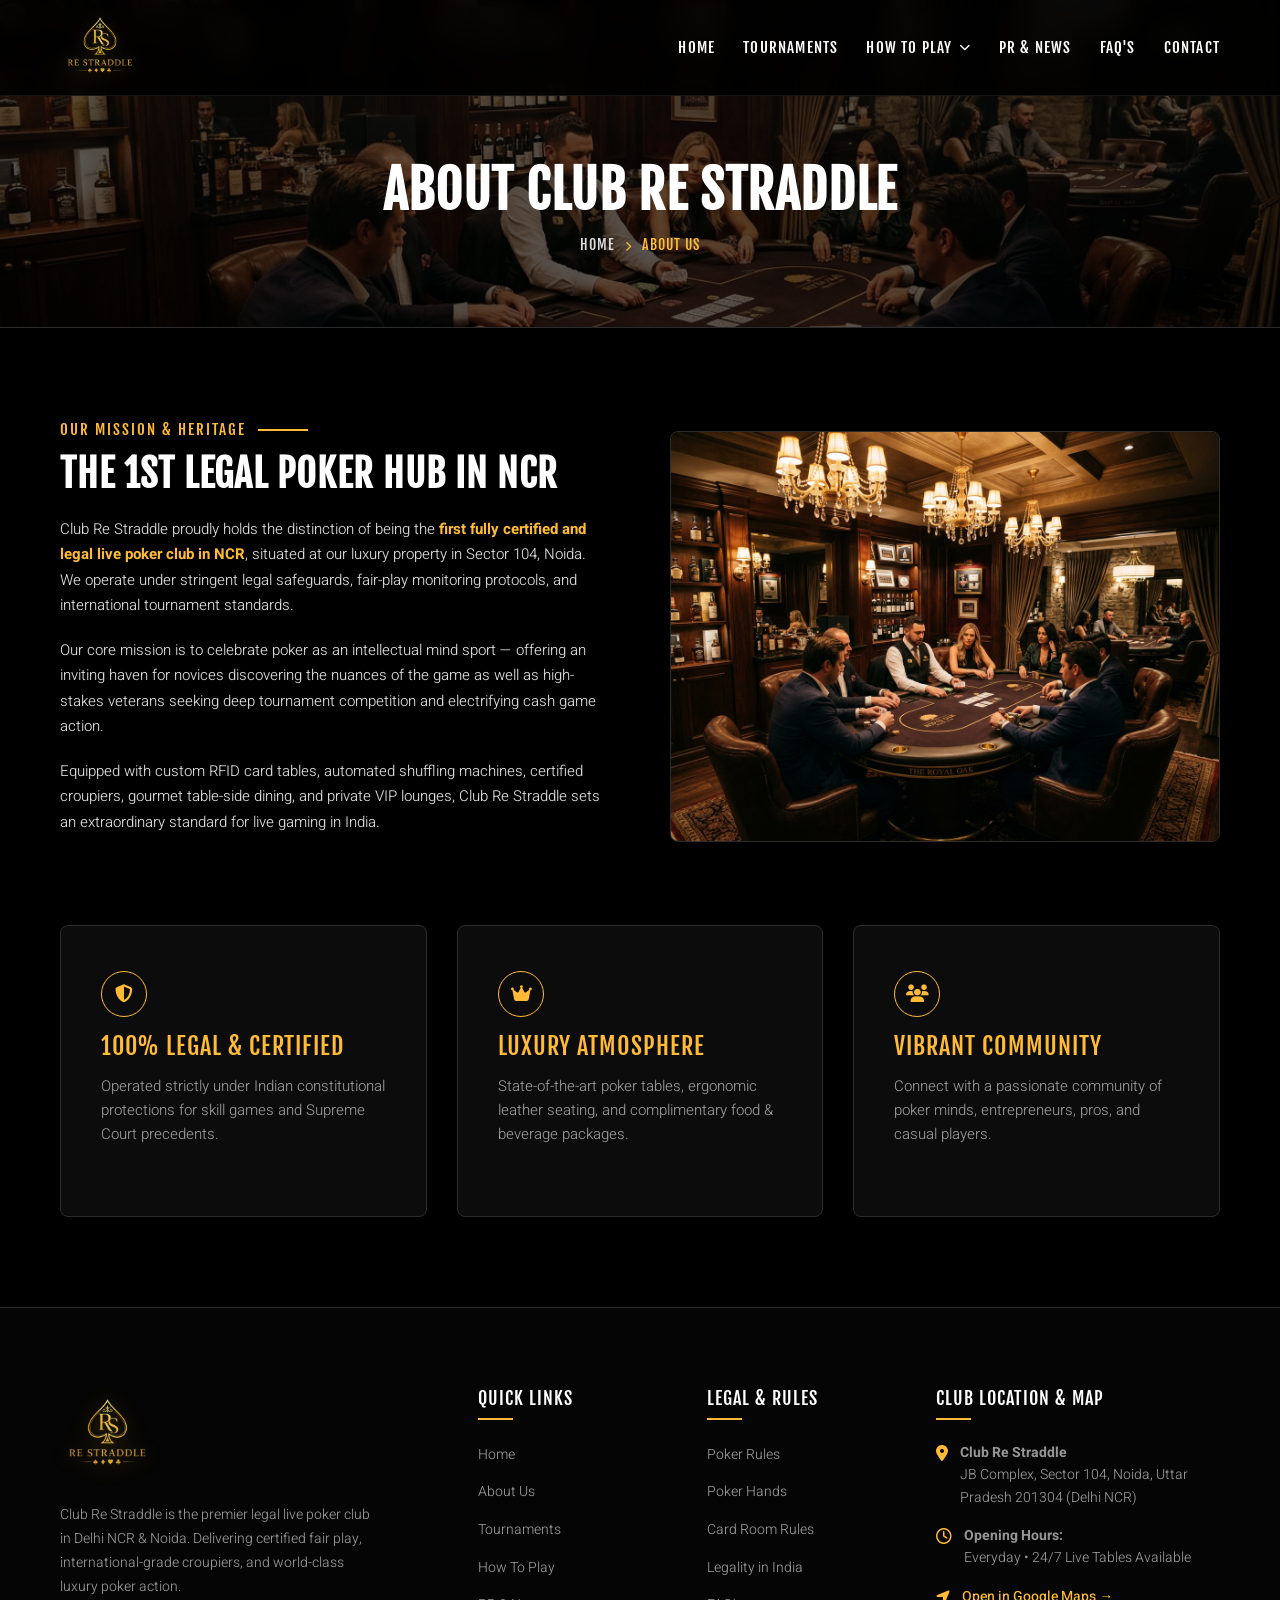
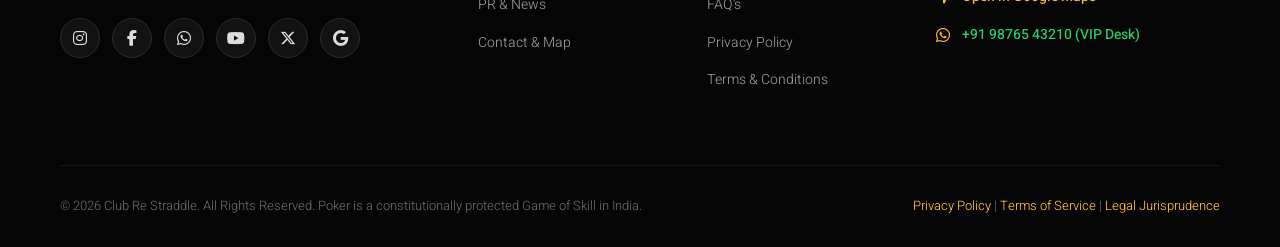
<file: about-us.html>
<!DOCTYPE html>
<html lang="en">
<head>
  <meta charset="UTF-8" />
  <meta name="viewport" content="width=device-width, initial-scale=1.0" />
  <title>About Us | Club Re Straddle - Premier Legal Poker Club in Delhi NCR &amp; Noida</title>
  <link rel="icon" type="image/png" href="images/favicon.png" />
  <meta name="description" content="Discover Club Re Straddle - Delhi NCR's premier certified live poker destination in Sector 104 Noida. Premium facilities, RFID tables, certified fair play &amp; luxury hospitality." />
  <meta name="keywords" content="about club re straddle, legal poker club noida, best poker club delhi, poker club sector 104 noida, poker room delhi ncr, live poker club story" />
  <meta name="robots" content="index, follow, max-image-preview:large, max-snippet:-1, max-video-preview:-1" />
  <link rel="canonical" href="https://www.clubrestraddle.com/about-us" />

  <!-- Geo Meta Tags -->
  <meta name="geo.region" content="IN-UP" />
  <meta name="geo.placename" content="Noida, Sector 104, Delhi NCR" />
  <meta name="geo.position" content="28.535516;77.368812" />
  <meta name="ICBM" content="28.535516, 77.368812" />

  <!-- Open Graph -->
  <meta property="og:locale" content="en_IN" />
  <meta property="og:type" content="website" />
  <meta property="og:title" content="About Club Re Straddle - NCR's Premier Poker Club" />
  <meta property="og:description" content="Delhi NCR's 1st legal live poker club located in Sector 104 Noida. 24/7 Texas Hold'em &amp; PLO games, certified shufflers, and VIP hospitality." />
  <meta property="og:url" content="https://www.clubrestraddle.com/about-us" />
  <meta property="og:site_name" content="Club Re Straddle" />
  <meta property="og:image" content="https://www.clubrestraddle.com/images/hero_poker_table.jpg" />

  <link rel="stylesheet" href="https://cdnjs.cloudflare.com/ajax/libs/font-awesome/6.5.1/css/all.min.css" />
  <link rel="stylesheet" href="css/style.css" />

  <script type="application/ld+json">
  {
    "@context": "https://schema.org",
    "@graph": [
      {
        "@type": ["SportsClub", "EntertainmentBusiness", "LocalBusiness"],
        "@id": "https://www.clubrestraddle.com/#business",
        "name": "Club Re Straddle",
        "url": "https://www.clubrestraddle.com/",
        "logo": "https://www.clubrestraddle.com/images/logo-transparent.png",
        "telephone": "+919876543210",
        "address": {
          "@type": "PostalAddress",
          "streetAddress": "JB Complex, Sector 104",
          "addressLocality": "Noida",
          "addressRegion": "Uttar Pradesh",
          "postalCode": "201304",
          "addressCountry": "IN"
        },
        "sameAs": [
          "https://www.instagram.com/clubrestraddle/",
          "https://www.facebook.com/clubrestraddle/",
          "https://www.youtube.com/@clubrestraddle",
          "https://x.com/clubrestraddle",
          "https://www.linkedin.com/company/club-re-straddle",
          "https://maps.google.com/?q=Club+Re+Straddle+JB+Complex+Sector+104+Noida"
        ]
      },
      {
        "@type": "BreadcrumbList",
        "itemListElement": [
          {
            "@type": "ListItem",
            "position": 1,
            "name": "Home",
            "item": "https://www.clubrestraddle.com/"
          },
          {
            "@type": "ListItem",
            "position": 2,
            "name": "About Us",
            "item": "https://www.clubrestraddle.com/about-us"
          }
        ]
      }
    ]
  }
  </script>
</head>
<body>

  <!-- Header -->
  <header class="header">
    <div class="nav-container">
      <a href="/" class="logo-wrapper">
        <img src="images/logo-transparent.png" alt="Club Re Straddle Logo" class="logo-img" />
      </a>
      <nav class="nav-menu">
        <div class="nav-item"><a href="/" class="nav-link">HOME</a></div>
        <div class="nav-item"><a href="tournaments" class="nav-link">TOURNAMENTS</a></div>
        <div class="nav-item has-dropdown">
          <a href="how-to-play" class="nav-link">
            HOW TO PLAY <i class="fas fa-chevron-down" style="font-size: 11px;"></i>
          </a>
          <div class="dropdown-menu">
            <div class="dropdown-item"><a href="poker-rules">POKER RULES</a></div>
            <div class="dropdown-item"><a href="poker-strategy">POKER STRATEGY</a></div>
            <div class="dropdown-item"><a href="poker-hands">POKER HANDS</a></div>
            <div class="dropdown-item"><a href="card-room-rules">CARD ROOM RULES</a></div>
          </div>
        </div>
        <div class="nav-item"><a href="pr-news" class="nav-link">PR & NEWS</a></div>
        <div class="nav-item"><a href="faqs" class="nav-link">FAQ'S</a></div>
        <div class="nav-item"><a href="contact" class="nav-link">CONTACT</a></div>
      </nav>
      <button class="mobile-toggle"><i class="fas fa-bars"></i></button>
    </div>
  </header>

  <!-- Page Hero -->
  <section class="page-hero">
    <div class="container page-hero-content">
      <h1 class="page-title">ABOUT CLUB RE STRADDLE</h1>
      <div class="breadcrumb">
        <a href="/">HOME</a> <i class="fas fa-chevron-right" style="font-size: 10px; color: var(--accent-color);"></i> <span>ABOUT US</span>
      </div>
    </div>
  </section>

  <!-- About Content -->
  <section class="section">
    <div class="container">
      <div class="two-col-grid" style="margin-bottom: 70px;">
        <div class="content-col">
          <div class="section-tag">OUR MISSION & HERITAGE</div>
          <h2>THE 1ST LEGAL POKER HUB IN NCR</h2>
          <p>
            Club Re Straddle proudly holds the distinction of being the <strong class="accent-text">first fully certified and legal live poker club in NCR</strong>, situated at our luxury property in Sector 104, Noida. We operate under stringent legal safeguards, fair-play monitoring protocols, and international tournament standards.
          </p>
          <p>
            Our core mission is to celebrate poker as an intellectual mind sport — offering an inviting haven for novices discovering the nuances of the game as well as high-stakes veterans seeking deep tournament competition and electrifying cash game action.
          </p>
          <p>
            Equipped with custom RFID card tables, automated shuffling machines, certified croupiers, gourmet table-side dining, and private VIP lounges, Club Re Straddle sets an extraordinary standard for live gaming in India.
          </p>
        </div>

        <div class="img-frame">
          <img src="images/luxury_card_room.jpg" alt="About Club Re Straddle Luxury Card Room" />
        </div>
      </div>

      <!-- Values Grid -->
      <div style="display: grid; grid-template-columns: repeat(3, 1fr); gap: 30px;">
        <div class="info-card dark" style="border-radius: 8px; border: 1px solid var(--border-color);">
          <div class="quick-meta-icon" style="margin-bottom: 15px;"><i class="fas fa-shield-alt"></i></div>
          <h3 style="color: var(--accent-color);">100% Legal & Certified</h3>
          <p>Operated strictly under Indian constitutional protections for skill games and Supreme Court precedents.</p>
        </div>

        <div class="info-card dark" style="border-radius: 8px; border: 1px solid var(--border-color);">
          <div class="quick-meta-icon" style="margin-bottom: 15px;"><i class="fas fa-crown"></i></div>
          <h3 style="color: var(--accent-color);">Luxury Atmosphere</h3>
          <p>State-of-the-art poker tables, ergonomic leather seating, and complimentary food & beverage packages.</p>
        </div>

        <div class="info-card dark" style="border-radius: 8px; border: 1px solid var(--border-color);">
          <div class="quick-meta-icon" style="margin-bottom: 15px;"><i class="fas fa-users"></i></div>
          <h3 style="color: var(--accent-color);">Vibrant Community</h3>
          <p>Connect with a passionate community of poker minds, entrepreneurs, pros, and casual players.</p>
        </div>
      </div>
    </div>
  </section>

  <!-- Footer -->
  <footer class="footer">
    <div class="container">
      <div class="footer-top">
        <div class="footer-about">
          <img src="images/logo-transparent.png" alt="Club Re Straddle Logo" class="footer-logo" />
          <p>
            Club Re Straddle is the premier legal live poker club in Delhi NCR &amp; Noida. Delivering certified fair play, international-grade croupiers, and world-class luxury poker action.
          </p>
          <div class="footer-social-bar">
            <a href="https://www.instagram.com/clubrestraddle/" target="_blank" rel="noopener" class="social-icon-btn" aria-label="Club Re Straddle Instagram"><i class="fab fa-instagram"></i></a>
            <a href="https://www.facebook.com/clubrestraddle/" target="_blank" rel="noopener" class="social-icon-btn" aria-label="Club Re Straddle Facebook"><i class="fab fa-facebook-f"></i></a>
            <a href="https://api.whatsapp.com/send?phone=919876543210&text=Hi%20Club%20Re%20Straddle%2C%20I%20want%20to%20reserve%20a%20seat" target="_blank" rel="noopener" class="social-icon-btn" aria-label="Club Re Straddle WhatsApp"><i class="fab fa-whatsapp"></i></a>
            <a href="https://www.youtube.com/@clubrestraddle" target="_blank" rel="noopener" class="social-icon-btn" aria-label="Club Re Straddle YouTube"><i class="fab fa-youtube"></i></a>
            <a href="https://x.com/clubrestraddle" target="_blank" rel="noopener" class="social-icon-btn" aria-label="Club Re Straddle X Twitter"><i class="fab fa-x-twitter"></i></a>
            <a href="https://maps.google.com/?q=Club+Re+Straddle+JB+Complex+Sector+104+Noida" target="_blank" rel="noopener" class="social-icon-btn" aria-label="Club Re Straddle Google Business Profile"><i class="fab fa-google"></i></a>
          </div>
        </div>

        <div class="footer-col">
          <h4>QUICK LINKS</h4>
          <ul class="footer-links">
            <li><a href="/">Home</a></li>
            <li><a href="about-us">About Us</a></li>
            <li><a href="tournaments">Tournaments</a></li>
            <li><a href="how-to-play">How To Play</a></li>
            <li><a href="pr-news">PR &amp; News</a></li>
            <li><a href="contact">Contact &amp; Map</a></li>
          </ul>
        </div>

        <div class="footer-col">
          <h4>LEGAL &amp; RULES</h4>
          <ul class="footer-links">
            <li><a href="poker-rules">Poker Rules</a></li>
            <li><a href="poker-hands">Poker Hands</a></li>
            <li><a href="card-room-rules">Card Room Rules</a></li>
            <li><a href="legality">Legality in India</a></li>
            <li><a href="faqs">FAQ's</a></li>
            <li><a href="privacy-policy">Privacy Policy</a></li>
            <li><a href="terms">Terms &amp; Conditions</a></li>
          </ul>
        </div>

        <div class="footer-col">
          <h4>CLUB LOCATION &amp; MAP</h4>
          <div class="footer-contact-item">
            <i class="fas fa-map-marker-alt"></i>
            <div>
              <strong>Club Re Straddle</strong><br>
              JB Complex, Sector 104, Noida, Uttar Pradesh 201304 (Delhi NCR)
            </div>
          </div>
          <div class="footer-contact-item">
            <i class="far fa-clock"></i>
            <div>
              <strong>Opening Hours:</strong><br>
              Everyday • 24/7 Live Tables Available
            </div>
          </div>
          <div class="footer-contact-item">
            <i class="fas fa-location-arrow"></i>
            <div>
              <a href="https://maps.google.com/?q=Club+Re+Straddle+JB+Complex+Sector+104+Noida" target="_blank" rel="noopener" style="color: var(--accent-color); font-weight: 500;">Open in Google Maps &rarr;</a>
            </div>
          </div>
          <div class="footer-contact-item">
            <i class="fab fa-whatsapp"></i>
            <div>
              <a href="https://api.whatsapp.com/send?phone=919876543210&text=Hi%20Club%20Re%20Straddle%2C%20I%20want%20to%20reserve%20a%20seat" target="_blank" rel="noopener" style="color: #25D366; font-weight: 500;">+91 98765 43210 (VIP Desk)</a>
            </div>
          </div>
        </div>
      </div>

      <div class="footer-bottom">
        <div>&copy; 2026 Club Re Straddle. All Rights Reserved. Poker is a constitutionally protected Game of Skill in India.</div>
        <div>
          <a href="privacy-policy">Privacy Policy</a> | 
          <a href="terms">Terms of Service</a> | 
          <a href="legality">Legal Jurisprudence</a>
        </div>
      </div>
    </div>
  </footer>

  <script src="js/main.js"></script>
</body>
</html>
</file>
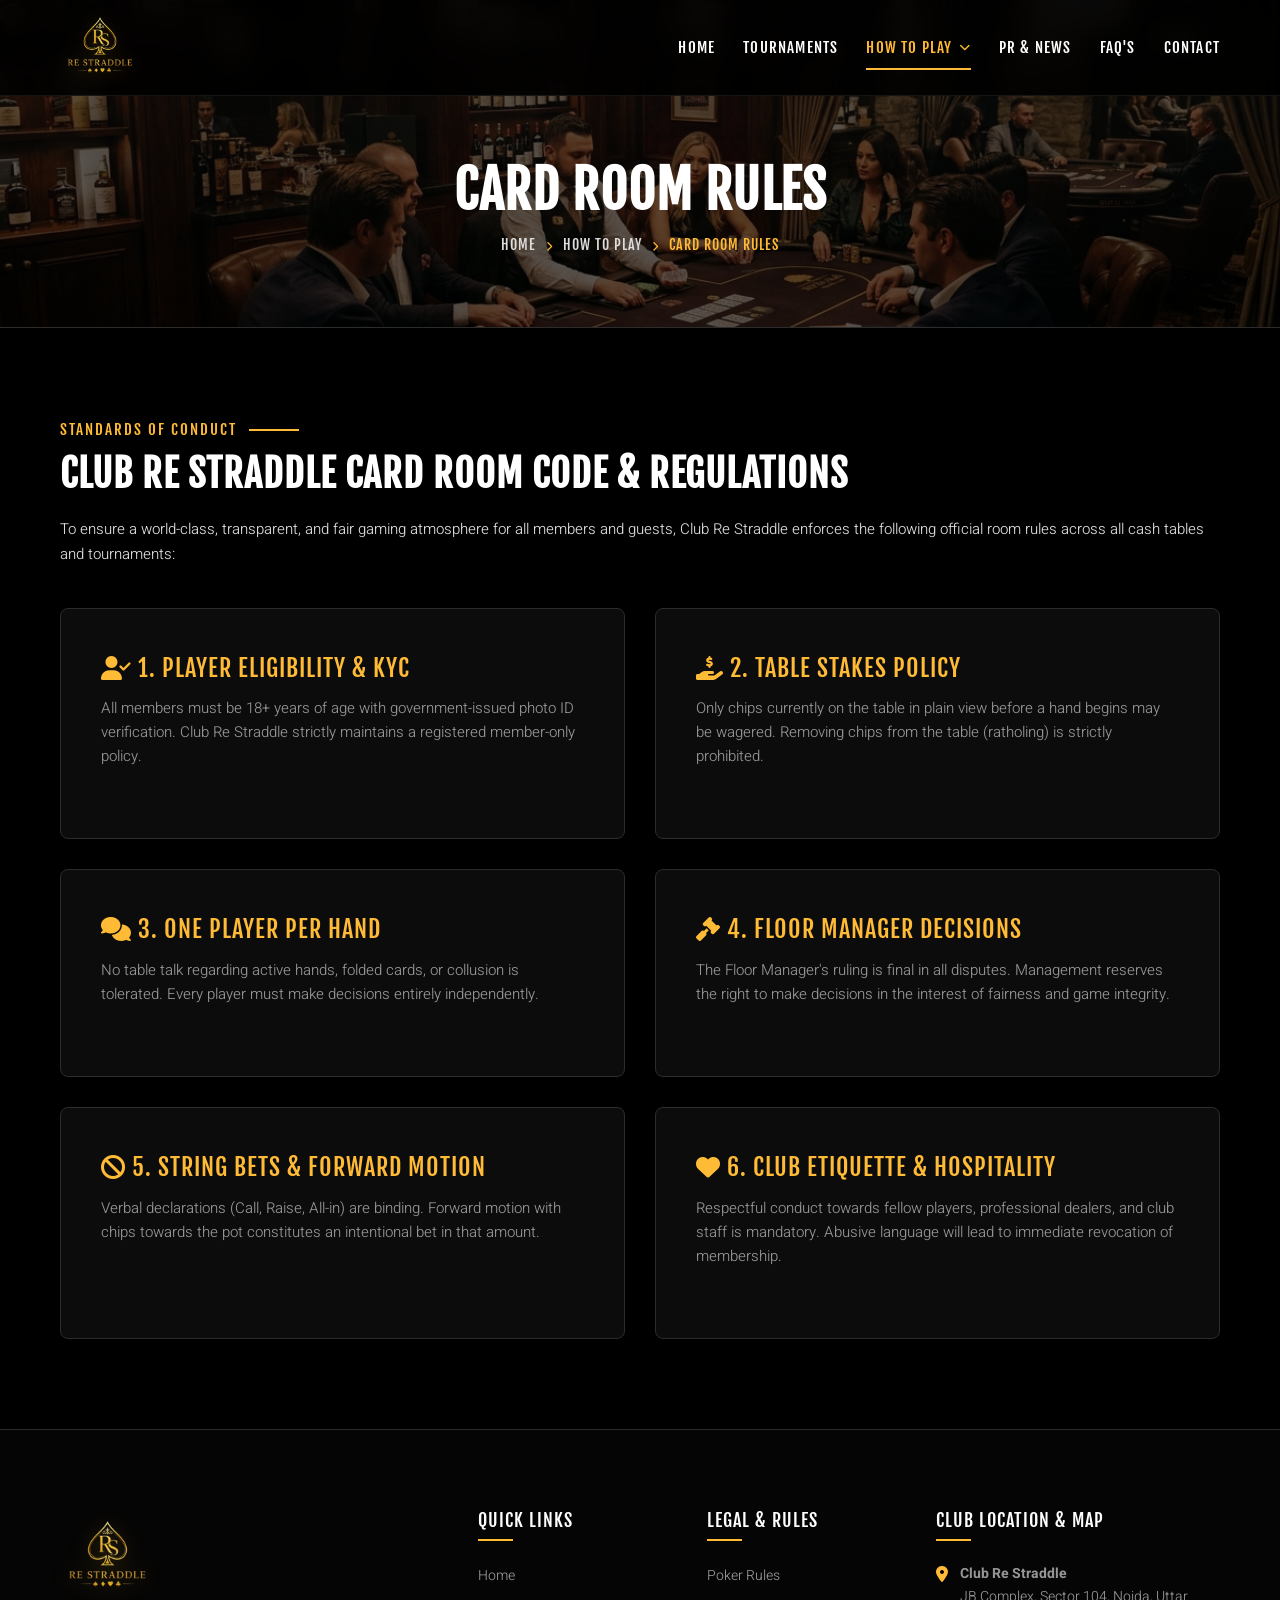
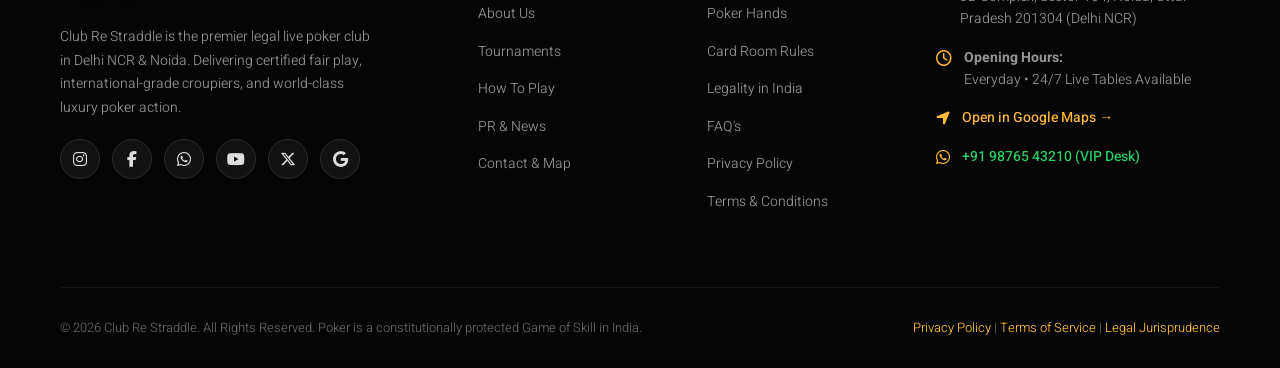
<file: card-room-rules.html>
<!DOCTYPE html>
<html lang="en">
<head>
  <meta charset="UTF-8" />
  <meta name="viewport" content="width=device-width, initial-scale=1.0" />
  <title>Card Room Rules &amp; Table Etiquette | Club Re Straddle Noida Delhi NCR</title>
  <link rel="icon" type="image/png" href="images/favicon.png" />
  <meta name="description" content="Official live card room rules, player conduct, table stakes &amp; anti-collusion protocols at Club Re Straddle Sector 104 Noida. International TDA standards." />
  <meta name="keywords" content="card room rules, live poker etiquette, poker club guidelines delhi, poker player code of conduct noida, tda rules poker india" />
  <meta name="robots" content="index, follow, max-image-preview:large, max-snippet:-1, max-video-preview:-1" />
  <link rel="canonical" href="https://www.clubrestraddle.com/card-room-rules" />

  <!-- Geo Meta Tags -->
  <meta name="geo.region" content="IN-UP" />
  <meta name="geo.placename" content="Noida, Sector 104, Delhi NCR" />
  <meta name="geo.position" content="28.535516;77.368812" />
  <meta name="ICBM" content="28.535516, 77.368812" />

  <!-- Open Graph -->
  <meta property="og:locale" content="en_IN" />
  <meta property="og:type" content="article" />
  <meta property="og:title" content="Card Room Rules &amp; Etiquette - Club Re Straddle" />
  <meta property="og:description" content="Player conduct, chip handling, string bet prohibitions, and fair-play card room rules." />
  <meta property="og:url" content="https://www.clubrestraddle.com/card-room-rules" />
  <meta property="og:site_name" content="Club Re Straddle" />
  <meta property="og:image" content="https://www.clubrestraddle.com/images/hero_poker_table.jpg" />

  <link rel="stylesheet" href="https://cdnjs.cloudflare.com/ajax/libs/font-awesome/6.5.1/css/all.min.css" />
  <link rel="stylesheet" href="css/style.css" />

  <script type="application/ld+json">
  {
    "@context": "https://schema.org",
    "@graph": [
      {
        "@type": ["SportsClub", "EntertainmentBusiness", "LocalBusiness"],
        "@id": "https://www.clubrestraddle.com/#business",
        "name": "Club Re Straddle",
        "url": "https://www.clubrestraddle.com/",
        "logo": "https://www.clubrestraddle.com/images/logo-transparent.png",
        "telephone": "+919876543210",
        "address": {
          "@type": "PostalAddress",
          "streetAddress": "JB Complex, Sector 104",
          "addressLocality": "Noida",
          "addressRegion": "Uttar Pradesh",
          "postalCode": "201304",
          "addressCountry": "IN"
        },
        "sameAs": [
          "https://www.instagram.com/clubrestraddle/",
          "https://www.facebook.com/clubrestraddle/",
          "https://www.youtube.com/@clubrestraddle",
          "https://x.com/clubrestraddle",
          "https://www.linkedin.com/company/club-re-straddle",
          "https://maps.google.com/?q=Club+Re+Straddle+JB+Complex+Sector+104+Noida"
        ]
      },
      {
        "@type": "BreadcrumbList",
        "itemListElement": [
          {
            "@type": "ListItem",
            "position": 1,
            "name": "Home",
            "item": "https://www.clubrestraddle.com/"
          },
          {
            "@type": "ListItem",
            "position": 2,
            "name": "Card Room Rules",
            "item": "https://www.clubrestraddle.com/card-room-rules"
          }
        ]
      }
    ]
  }
  </script>
</head>
<body>

  <!-- Header -->
  <header class="header">
    <div class="nav-container">
      <a href="/" class="logo-wrapper">
        <img src="images/logo-transparent.png" alt="Club Re Straddle Logo" class="logo-img" />
      </a>
      <nav class="nav-menu">
        <div class="nav-item"><a href="/" class="nav-link">HOME</a></div>
        <div class="nav-item"><a href="tournaments" class="nav-link">TOURNAMENTS</a></div>
        <div class="nav-item has-dropdown">
          <a href="how-to-play" class="nav-link active">
            HOW TO PLAY <i class="fas fa-chevron-down" style="font-size: 11px;"></i>
          </a>
          <div class="dropdown-menu">
            <div class="dropdown-item"><a href="poker-rules">POKER RULES</a></div>
            <div class="dropdown-item"><a href="poker-strategy">POKER STRATEGY</a></div>
            <div class="dropdown-item"><a href="poker-hands">POKER HANDS</a></div>
            <div class="dropdown-item"><a href="card-room-rules">CARD ROOM RULES</a></div>
          </div>
        </div>
        <div class="nav-item"><a href="pr-news" class="nav-link">PR & NEWS</a></div>
        <div class="nav-item"><a href="faqs" class="nav-link">FAQ'S</a></div>
        <div class="nav-item"><a href="contact" class="nav-link">CONTACT</a></div>
      </nav>
      <button class="mobile-toggle"><i class="fas fa-bars"></i></button>
    </div>
  </header>

  <!-- Page Hero -->
  <section class="page-hero">
    <div class="container page-hero-content">
      <h1 class="page-title">CARD ROOM RULES</h1>
      <div class="breadcrumb">
        <a href="/">HOME</a> <i class="fas fa-chevron-right" style="font-size: 10px; color: var(--accent-color);"></i> 
        <a href="how-to-play">HOW TO PLAY</a> <i class="fas fa-chevron-right" style="font-size: 10px; color: var(--accent-color);"></i>
        <span>CARD ROOM RULES</span>
      </div>
    </div>
  </section>

  <!-- Content -->
  <section class="section">
    <div class="container">
      <div class="section-tag">STANDARDS OF CONDUCT</div>
      <h2>CLUB RE STRADDLE CARD ROOM CODE & REGULATIONS</h2>
      <p>
        To ensure a world-class, transparent, and fair gaming atmosphere for all members and guests, Club Re Straddle enforces the following official room rules across all cash tables and tournaments:
      </p>

      <div style="display: grid; grid-template-columns: repeat(2, 1fr); gap: 30px; margin-top: 40px;">
        <div class="info-card dark" style="border-radius: 8px; border: 1px solid var(--border-color);">
          <h3 style="color: var(--accent-color);"><i class="fas fa-user-check"></i> 1. Player Eligibility & KYC</h3>
          <p>All members must be 18+ years of age with government-issued photo ID verification. Club Re Straddle strictly maintains a registered member-only policy.</p>
        </div>

        <div class="info-card dark" style="border-radius: 8px; border: 1px solid var(--border-color);">
          <h3 style="color: var(--accent-color);"><i class="fas fa-hand-holding-usd"></i> 2. Table Stakes Policy</h3>
          <p>Only chips currently on the table in plain view before a hand begins may be wagered. Removing chips from the table (ratholing) is strictly prohibited.</p>
        </div>

        <div class="info-card dark" style="border-radius: 8px; border: 1px solid var(--border-color);">
          <h3 style="color: var(--accent-color);"><i class="fas fa-comments"></i> 3. One Player Per Hand</h3>
          <p>No table talk regarding active hands, folded cards, or collusion is tolerated. Every player must make decisions entirely independently.</p>
        </div>

        <div class="info-card dark" style="border-radius: 8px; border: 1px solid var(--border-color);">
          <h3 style="color: var(--accent-color);"><i class="fas fa-gavel"></i> 4. Floor Manager Decisions</h3>
          <p>The Floor Manager's ruling is final in all disputes. Management reserves the right to make decisions in the interest of fairness and game integrity.</p>
        </div>

        <div class="info-card dark" style="border-radius: 8px; border: 1px solid var(--border-color);">
          <h3 style="color: var(--accent-color);"><i class="fas fa-ban"></i> 5. String Bets & Forward Motion</h3>
          <p>Verbal declarations (Call, Raise, All-in) are binding. Forward motion with chips towards the pot constitutes an intentional bet in that amount.</p>
        </div>

        <div class="info-card dark" style="border-radius: 8px; border: 1px solid var(--border-color);">
          <h3 style="color: var(--accent-color);"><i class="fas fa-heart"></i> 6. Club Etiquette & Hospitality</h3>
          <p>Respectful conduct towards fellow players, professional dealers, and club staff is mandatory. Abusive language will lead to immediate revocation of membership.</p>
        </div>
      </div>
    </div>
  </section>

  <!-- Footer -->
  <footer class="footer">
    <div class="container">
      <div class="footer-top">
        <div class="footer-about">
          <img src="images/logo-transparent.png" alt="Club Re Straddle Logo" class="footer-logo" />
          <p>
            Club Re Straddle is the premier legal live poker club in Delhi NCR &amp; Noida. Delivering certified fair play, international-grade croupiers, and world-class luxury poker action.
          </p>
          <div class="footer-social-bar">
            <a href="https://www.instagram.com/clubrestraddle/" target="_blank" rel="noopener" class="social-icon-btn" aria-label="Club Re Straddle Instagram"><i class="fab fa-instagram"></i></a>
            <a href="https://www.facebook.com/clubrestraddle/" target="_blank" rel="noopener" class="social-icon-btn" aria-label="Club Re Straddle Facebook"><i class="fab fa-facebook-f"></i></a>
            <a href="https://api.whatsapp.com/send?phone=919876543210&text=Hi%20Club%20Re%20Straddle%2C%20I%20want%20to%20reserve%20a%20seat" target="_blank" rel="noopener" class="social-icon-btn" aria-label="Club Re Straddle WhatsApp"><i class="fab fa-whatsapp"></i></a>
            <a href="https://www.youtube.com/@clubrestraddle" target="_blank" rel="noopener" class="social-icon-btn" aria-label="Club Re Straddle YouTube"><i class="fab fa-youtube"></i></a>
            <a href="https://x.com/clubrestraddle" target="_blank" rel="noopener" class="social-icon-btn" aria-label="Club Re Straddle X Twitter"><i class="fab fa-x-twitter"></i></a>
            <a href="https://maps.google.com/?q=Club+Re+Straddle+JB+Complex+Sector+104+Noida" target="_blank" rel="noopener" class="social-icon-btn" aria-label="Club Re Straddle Google Business Profile"><i class="fab fa-google"></i></a>
          </div>
        </div>

        <div class="footer-col">
          <h4>QUICK LINKS</h4>
          <ul class="footer-links">
            <li><a href="/">Home</a></li>
            <li><a href="about-us">About Us</a></li>
            <li><a href="tournaments">Tournaments</a></li>
            <li><a href="how-to-play">How To Play</a></li>
            <li><a href="pr-news">PR &amp; News</a></li>
            <li><a href="contact">Contact &amp; Map</a></li>
          </ul>
        </div>

        <div class="footer-col">
          <h4>LEGAL &amp; RULES</h4>
          <ul class="footer-links">
            <li><a href="poker-rules">Poker Rules</a></li>
            <li><a href="poker-hands">Poker Hands</a></li>
            <li><a href="card-room-rules">Card Room Rules</a></li>
            <li><a href="legality">Legality in India</a></li>
            <li><a href="faqs">FAQ's</a></li>
            <li><a href="privacy-policy">Privacy Policy</a></li>
            <li><a href="terms">Terms &amp; Conditions</a></li>
          </ul>
        </div>

        <div class="footer-col">
          <h4>CLUB LOCATION &amp; MAP</h4>
          <div class="footer-contact-item">
            <i class="fas fa-map-marker-alt"></i>
            <div>
              <strong>Club Re Straddle</strong><br>
              JB Complex, Sector 104, Noida, Uttar Pradesh 201304 (Delhi NCR)
            </div>
          </div>
          <div class="footer-contact-item">
            <i class="far fa-clock"></i>
            <div>
              <strong>Opening Hours:</strong><br>
              Everyday • 24/7 Live Tables Available
            </div>
          </div>
          <div class="footer-contact-item">
            <i class="fas fa-location-arrow"></i>
            <div>
              <a href="https://maps.google.com/?q=Club+Re+Straddle+JB+Complex+Sector+104+Noida" target="_blank" rel="noopener" style="color: var(--accent-color); font-weight: 500;">Open in Google Maps &rarr;</a>
            </div>
          </div>
          <div class="footer-contact-item">
            <i class="fab fa-whatsapp"></i>
            <div>
              <a href="https://api.whatsapp.com/send?phone=919876543210&text=Hi%20Club%20Re%20Straddle%2C%20I%20want%20to%20reserve%20a%20seat" target="_blank" rel="noopener" style="color: #25D366; font-weight: 500;">+91 98765 43210 (VIP Desk)</a>
            </div>
          </div>
        </div>
      </div>

      <div class="footer-bottom">
        <div>&copy; 2026 Club Re Straddle. All Rights Reserved. Poker is a constitutionally protected Game of Skill in India.</div>
        <div>
          <a href="privacy-policy">Privacy Policy</a> | 
          <a href="terms">Terms of Service</a> | 
          <a href="legality">Legal Jurisprudence</a>
        </div>
      </div>
    </div>
  </footer>

  <script src="js/main.js"></script>
</body>
</html>
</file>
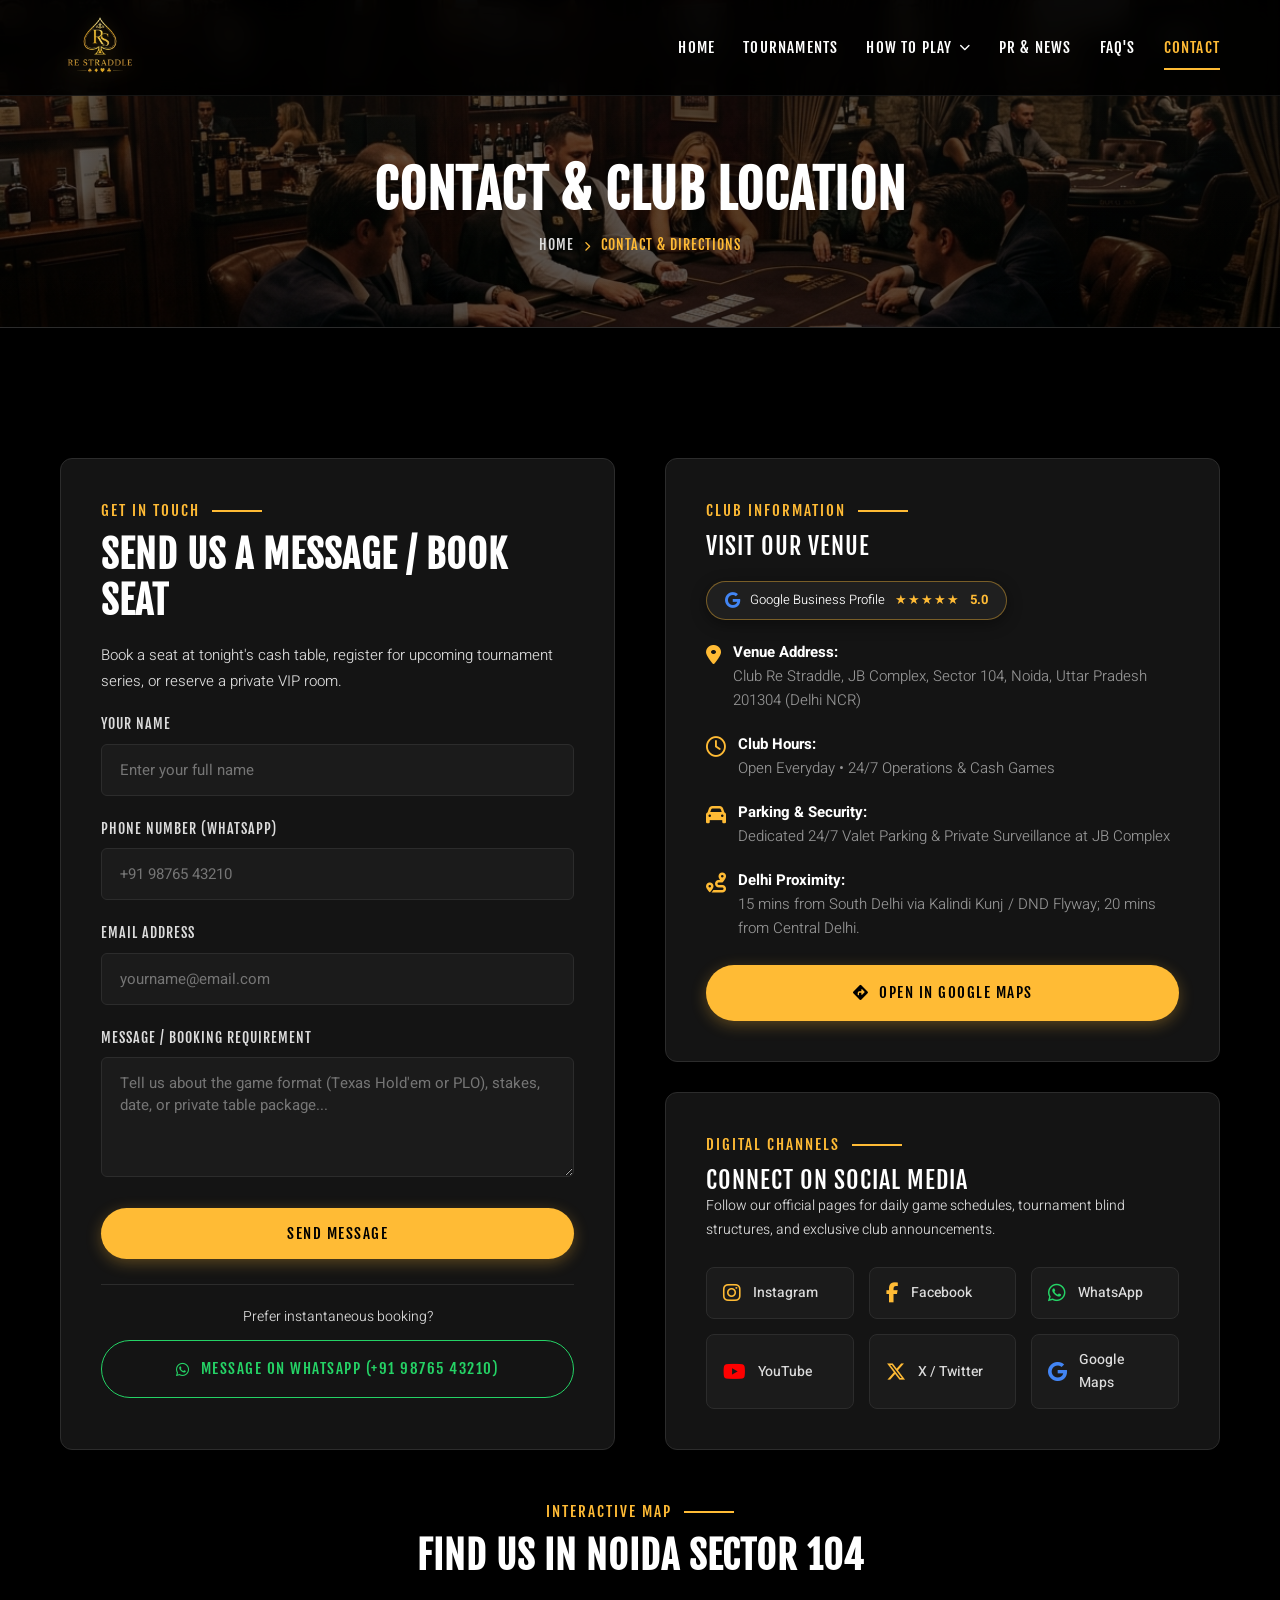
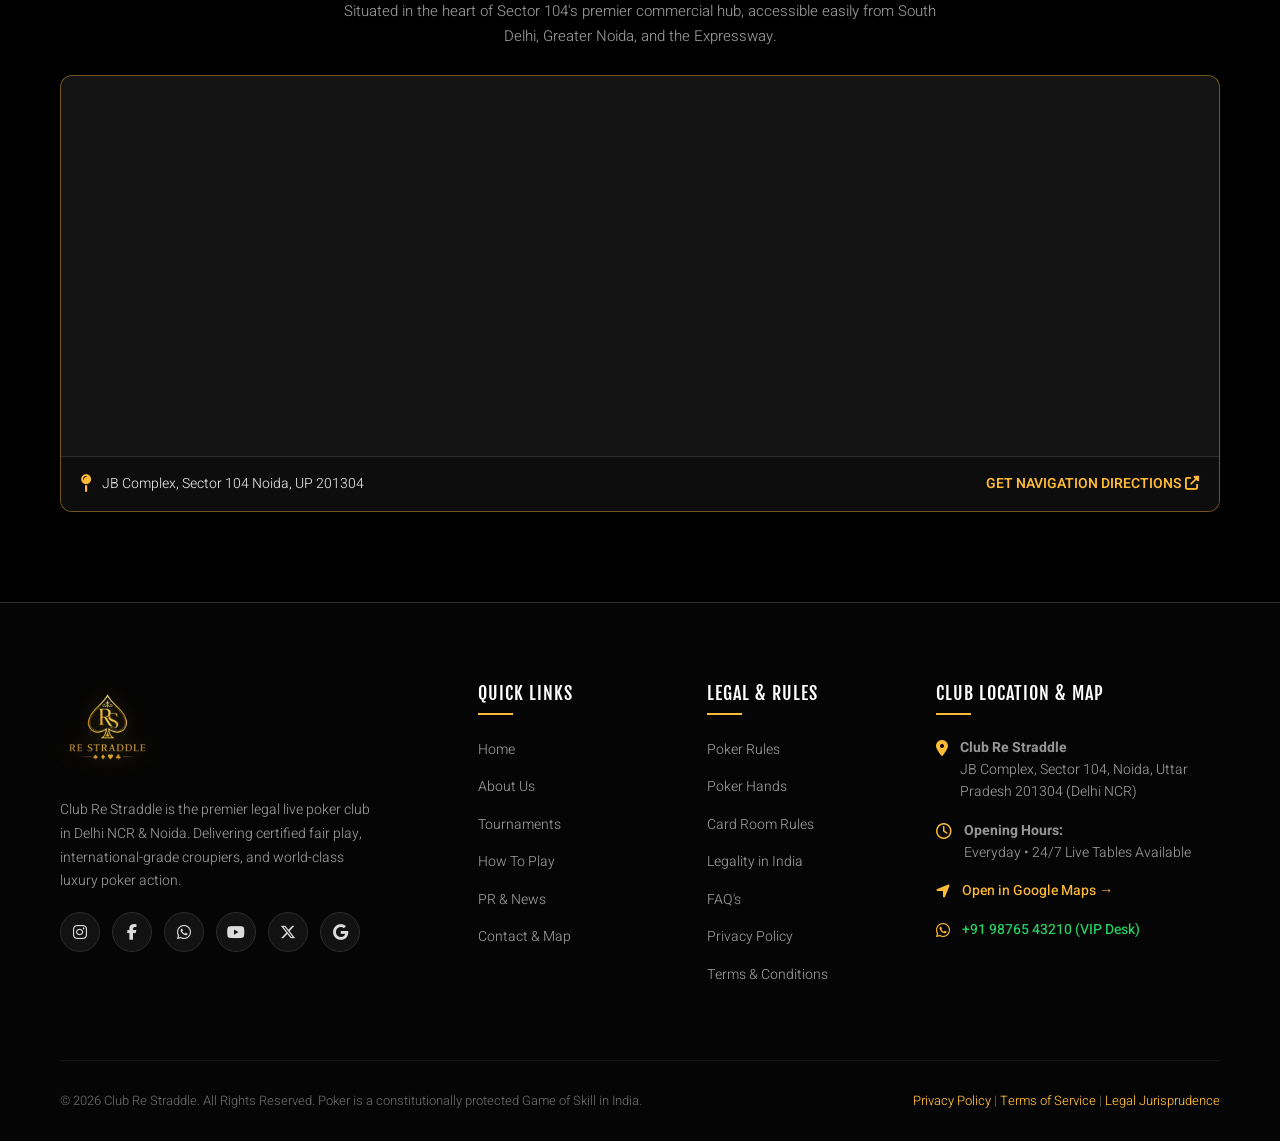
<file: contact.html>
<!DOCTYPE html>
<html lang="en">
<head>
  <meta charset="UTF-8" />
  <meta name="viewport" content="width=device-width, initial-scale=1.0" />
  <title>Contact &amp; Location | Club Re Straddle - Poker Club in Sector 104 Noida (Delhi NCR)</title>
  <link rel="icon" type="image/png" href="images/favicon.png" />
  <meta name="description" content="Visit Club Re Straddle at JB Complex, Sector 104 Noida. 15 minutes from South Delhi. Book private poker tables, get Google Maps directions &amp; 24/7 concierge support." />
  <meta name="keywords" content="contact club re straddle, poker club in noida sector 104, poker club in delhi, poker club directions noida, jb complex sector 104 poker, live poker delhi ncr contact" />
  <meta name="robots" content="index, follow, max-image-preview:large, max-snippet:-1, max-video-preview:-1" />
  <link rel="canonical" href="https://www.clubrestraddle.com/contact" />

  <!-- Geo Meta Tags for Local Delhi NCR & Noida Ranking -->
  <meta name="geo.region" content="IN-UP" />
  <meta name="geo.placename" content="Noida, Sector 104, Delhi NCR" />
  <meta name="geo.position" content="28.535516;77.368812" />
  <meta name="ICBM" content="28.535516, 77.368812" />

  <!-- Open Graph -->
  <meta property="og:locale" content="en_IN" />
  <meta property="og:type" content="website" />
  <meta property="og:title" content="Contact &amp; Directions - Club Re Straddle Noida Delhi NCR" />
  <meta property="og:description" content="Find Club Re Straddle at JB Complex, Sector 104 Noida. 24/7 Live Texas Hold'em &amp; PLO poker room. Direct WhatsApp reservations &amp; Google Maps navigation." />
  <meta property="og:url" content="https://www.clubrestraddle.com/contact" />
  <meta property="og:site_name" content="Club Re Straddle" />
  <meta property="og:image" content="https://www.clubrestraddle.com/images/luxury_card_room.jpg" />

  <!-- Twitter Card -->
  <meta name="twitter:card" content="summary_large_image" />
  <meta name="twitter:title" content="Contact &amp; Directions - Club Re Straddle Noida Delhi NCR" />
  <meta name="twitter:description" content="Find Club Re Straddle at JB Complex, Sector 104 Noida. 24/7 Live Texas Hold'em &amp; PLO poker room." />
  <meta name="twitter:image" content="https://www.clubrestraddle.com/images/luxury_card_room.jpg" />

  <link rel="stylesheet" href="https://cdnjs.cloudflare.com/ajax/libs/font-awesome/6.5.1/css/all.min.css" />
  <link rel="stylesheet" href="css/style.css" />

  <!-- Schema.org JSON-LD for Contact & LocalBusiness -->
  <script type="application/ld+json">
  {
    "@context": "https://schema.org",
    "@graph": [
      {
        "@type": ["SportsClub", "EntertainmentBusiness", "LocalBusiness"],
        "@id": "https://www.clubrestraddle.com/#business",
        "name": "Club Re Straddle",
        "alternateName": ["Club Re Straddle Noida", "Re Straddle Poker Club Delhi NCR"],
        "url": "https://www.clubrestraddle.com/",
        "logo": "https://www.clubrestraddle.com/images/logo-transparent.png",
        "telephone": "+919876543210",
        "priceRange": "₹₹₹",
        "address": {
          "@type": "PostalAddress",
          "streetAddress": "JB Complex, Sector 104",
          "addressLocality": "Noida",
          "addressRegion": "Uttar Pradesh",
          "postalCode": "201304",
          "addressCountry": "IN"
        },
        "geo": {
          "@type": "GeoCoordinates",
          "latitude": 28.535516,
          "longitude": 77.368812
        },
        "hasMap": "https://maps.google.com/?q=Club+Re+Straddle+JB+Complex+Sector+104+Noida",
        "openingHoursSpecification": [
          {
            "@type": "OpeningHoursSpecification",
            "dayOfWeek": ["Monday","Tuesday","Wednesday","Thursday","Friday","Saturday","Sunday"],
            "opens": "00:00",
            "closes": "23:59"
          }
        ],
        "sameAs": [
          "https://www.instagram.com/clubrestraddle/",
          "https://www.facebook.com/clubrestraddle/",
          "https://www.youtube.com/@clubrestraddle",
          "https://x.com/clubrestraddle",
          "https://www.linkedin.com/company/club-re-straddle",
          "https://maps.google.com/?q=Club+Re+Straddle+JB+Complex+Sector+104+Noida"
        ]
      },
      {
        "@type": "BreadcrumbList",
        "itemListElement": [
          {
            "@type": "ListItem",
            "position": 1,
            "name": "Home",
            "item": "https://www.clubrestraddle.com/"
          },
          {
            "@type": "ListItem",
            "position": 2,
            "name": "Contact & Location",
            "item": "https://www.clubrestraddle.com/contact"
          }
        ]
      }
    ]
  }
  </script>
</head>
<body>

  <!-- Header -->
  <header class="header">
    <div class="nav-container">
      <a href="/" class="logo-wrapper">
        <img src="images/logo-transparent.png" alt="Club Re Straddle Logo" class="logo-img" />
      </a>
      <nav class="nav-menu">
        <div class="nav-item"><a href="/" class="nav-link">HOME</a></div>
        <div class="nav-item"><a href="tournaments" class="nav-link">TOURNAMENTS</a></div>
        <div class="nav-item has-dropdown">
          <a href="how-to-play" class="nav-link">
            HOW TO PLAY <i class="fas fa-chevron-down" style="font-size: 11px;"></i>
          </a>
          <div class="dropdown-menu">
            <div class="dropdown-item"><a href="poker-rules">POKER RULES</a></div>
            <div class="dropdown-item"><a href="poker-strategy">POKER STRATEGY</a></div>
            <div class="dropdown-item"><a href="poker-hands">POKER HANDS</a></div>
            <div class="dropdown-item"><a href="card-room-rules">CARD ROOM RULES</a></div>
          </div>
        </div>
        <div class="nav-item"><a href="pr-news" class="nav-link">PR &amp; NEWS</a></div>
        <div class="nav-item"><a href="faqs" class="nav-link">FAQ'S</a></div>
        <div class="nav-item"><a href="contact" class="nav-link active">CONTACT</a></div>
      </nav>
      <button class="mobile-toggle" aria-label="Toggle navigation"><i class="fas fa-bars"></i></button>
    </div>
  </header>

  <!-- Page Hero -->
  <section class="page-hero">
    <div class="container page-hero-content">
      <h1 class="page-title">CONTACT &amp; CLUB LOCATION</h1>
      <div class="breadcrumb">
        <a href="/">HOME</a> <i class="fas fa-chevron-right" style="font-size: 10px; color: var(--accent-color);"></i> <span>CONTACT &amp; DIRECTIONS</span>
      </div>
    </div>
  </section>

  <!-- Contact Form & Info -->
  <section class="section">
    <div class="container">
      <div class="contact-grid">
        <!-- Left: Form -->
        <div class="contact-card">
          <div class="section-tag">GET IN TOUCH</div>
          <h2>SEND US A MESSAGE / BOOK SEAT</h2>
          <p>Book a seat at tonight's cash table, register for upcoming tournament series, or reserve a private VIP room.</p>

          <div id="formSuccessMsg" style="display: none; background: rgba(255, 187, 53, 0.15); border: 1px solid var(--accent-color); color: var(--accent-color); padding: 15px; border-radius: 6px; margin-bottom: 20px; font-weight: 500;">
            <i class="fas fa-check-circle"></i> Message sent successfully! Our club manager will contact you on WhatsApp / Phone shortly.
          </div>

          <form id="clubContactForm">
            <div class="form-group">
              <label>Your Name</label>
              <input type="text" class="form-control" placeholder="Enter your full name" required />
            </div>
            <div class="form-group">
              <label>Phone Number (WhatsApp)</label>
              <input type="tel" class="form-control" placeholder="+91 98765 43210" required />
            </div>
            <div class="form-group">
              <label>Email Address</label>
              <input type="email" class="form-control" placeholder="yourname@email.com" />
            </div>
            <div class="form-group">
              <label>Message / Booking Requirement</label>
              <textarea class="form-control" placeholder="Tell us about the game format (Texas Hold'em or PLO), stakes, date, or private table package..." required></textarea>
            </div>
            <button type="submit" class="btn btn-primary" style="width: 100%;">SEND MESSAGE</button>
          </form>

          <!-- Direct WhatsApp Quick CTA -->
          <div style="margin-top: 25px; text-align: center; border-top: 1px solid var(--border-color); padding-top: 20px;">
            <p style="font-size: 14px; margin-bottom: 12px; color: var(--text-light);">Prefer instantaneous booking?</p>
            <a href="https://api.whatsapp.com/send?phone=919876543210&text=Hi%20Club%20Re%20Straddle%2C%20I%20want%20to%20reserve%20a%20seat%20tonight" target="_blank" rel="noopener" class="btn btn-outline" style="width: 100%; border-color: #25D366; color: #25D366;">
              <i class="fab fa-whatsapp"></i> MESSAGE ON WHATSAPP (+91 98765 43210)
            </a>
          </div>
        </div>

        <!-- Right: Info & Venue Details -->
        <div style="display: flex; flex-direction: column; gap: 30px;">
          <div class="contact-card">
            <div class="section-tag">CLUB INFORMATION</div>
            <h3>VISIT OUR VENUE</h3>
            
            <div class="gbp-badge-container">
              <a href="https://maps.google.com/?q=Club+Re+Straddle+JB+Complex+Sector+104+Noida" target="_blank" rel="noopener" class="google-review-badge">
                <i class="fab fa-google google-icon"></i>
                <span>Google Business Profile</span>
                <span class="stars">★★★★★</span>
                <span class="score">5.0</span>
              </a>
            </div>

            <div style="margin-top: 20px;">
              <div class="footer-contact-item" style="font-size: 15px; margin-bottom: 20px;">
                <i class="fas fa-map-marker-alt" style="font-size: 20px; color: var(--accent-color); margin-top: 5px;"></i>
                <div>
                  <strong style="color: #fff;">Venue Address:</strong><br>
                  Club Re Straddle, JB Complex, Sector 104, Noida, Uttar Pradesh 201304 (Delhi NCR)
                </div>
              </div>

              <div class="footer-contact-item" style="font-size: 15px; margin-bottom: 20px;">
                <i class="far fa-clock" style="font-size: 20px; color: var(--accent-color); margin-top: 5px;"></i>
                <div>
                  <strong style="color: #fff;">Club Hours:</strong><br>
                  Open Everyday • 24/7 Operations &amp; Cash Games
                </div>
              </div>

              <div class="footer-contact-item" style="font-size: 15px; margin-bottom: 20px;">
                <i class="fas fa-car" style="font-size: 20px; color: var(--accent-color); margin-top: 5px;"></i>
                <div>
                  <strong style="color: #fff;">Parking &amp; Security:</strong><br>
                  Dedicated 24/7 Valet Parking &amp; Private Surveillance at JB Complex
                </div>
              </div>

              <div class="footer-contact-item" style="font-size: 15px; margin-bottom: 20px;">
                <i class="fas fa-route" style="font-size: 20px; color: var(--accent-color); margin-top: 5px;"></i>
                <div>
                  <strong style="color: #fff;">Delhi Proximity:</strong><br>
                  15 mins from South Delhi via Kalindi Kunj / DND Flyway; 20 mins from Central Delhi.
                </div>
              </div>
            </div>

            <div style="margin-top: 25px;">
              <a href="https://maps.google.com/?q=Club+Re+Straddle+JB+Complex+Sector+104+Noida" target="_blank" rel="noopener" class="btn btn-primary" style="width: 100%; text-align: center;">
                <i class="fas fa-directions"></i> OPEN IN GOOGLE MAPS
              </a>
            </div>
          </div>

          <!-- Social Media Channels Hub -->
          <div class="contact-card">
            <div class="section-tag">DIGITAL CHANNELS</div>
            <h3>CONNECT ON SOCIAL MEDIA</h3>
            <p style="font-size: 14px; margin-bottom: 15px;">Follow our official pages for daily game schedules, tournament blind structures, and exclusive club announcements.</p>
            
            <div class="social-channel-grid">
              <a href="https://www.instagram.com/clubrestraddle/" target="_blank" rel="noopener" class="social-channel-card">
                <i class="fab fa-instagram"></i>
                <span>Instagram</span>
              </a>
              <a href="https://www.facebook.com/clubrestraddle/" target="_blank" rel="noopener" class="social-channel-card">
                <i class="fab fa-facebook-f"></i>
                <span>Facebook</span>
              </a>
              <a href="https://api.whatsapp.com/send?phone=919876543210&text=Hi%20Club%20Re%20Straddle%2C%20I%20want%20to%20connect" target="_blank" rel="noopener" class="social-channel-card">
                <i class="fab fa-whatsapp" style="color: #25D366;"></i>
                <span>WhatsApp</span>
              </a>
              <a href="https://www.youtube.com/@clubrestraddle" target="_blank" rel="noopener" class="social-channel-card">
                <i class="fab fa-youtube" style="color: #FF0000;"></i>
                <span>YouTube</span>
              </a>
              <a href="https://x.com/clubrestraddle" target="_blank" rel="noopener" class="social-channel-card">
                <i class="fab fa-x-twitter"></i>
                <span>X / Twitter</span>
              </a>
              <a href="https://maps.google.com/?q=Club+Re+Straddle+JB+Complex+Sector+104+Noida" target="_blank" rel="noopener" class="social-channel-card">
                <i class="fab fa-google" style="color: #4285F4;"></i>
                <span>Google Maps</span>
              </a>
            </div>
          </div>
        </div>
      </div>

      <!-- Embedded Interactive Google Map -->
      <div style="margin-top: 50px;">
        <div style="text-align: center; margin-bottom: 25px;">
          <div class="section-tag" style="justify-content: center;">INTERACTIVE MAP</div>
          <h2>FIND US IN NOIDA SECTOR 104</h2>
          <p style="max-width: 600px; margin: 0 auto; color: var(--text-color);">
            Situated in the heart of Sector 104's premier commercial hub, accessible easily from South Delhi, Greater Noida, and the Expressway.
          </p>
        </div>

        <div class="map-embed-wrapper">
          <iframe 
            src="https://www.google.com/maps/embed?pb=!1m18!1m12!1m3!1d14018.423985165682!2d77.361546!3d28.535516!2m3!1f0!2f0!3f0!3m2!1i1024!2i768!4f13.1!3m3!1m2!1s0x390ce5e46639b70b%3A0x6b4eb54c4c235fa7!2sSector%20104%2C%20Noida%2C%20Uttar%20Pradesh%20201304!5e0!3m2!1sen!2sin!4v1710000000000!5m2!1sen!2sin" 
            title="Club Re Straddle Sector 104 Noida Map"
            loading="lazy" 
            referrerpolicy="no-referrer-when-downgrade"
            aria-label="Google Map location of Club Re Straddle Sector 104 Noida">
          </iframe>
          <div class="map-actions-bar">
            <div class="map-address-text">
              <i class="fas fa-map-pin"></i>
              <span>JB Complex, Sector 104 Noida, UP 201304</span>
            </div>
            <a href="https://maps.google.com/?q=Club+Re+Straddle+JB+Complex+Sector+104+Noida" target="_blank" rel="noopener" style="font-size: 14px; font-weight: 600; color: var(--accent-color);">
              GET NAVIGATION DIRECTIONS <i class="fas fa-external-link-alt"></i>
            </a>
          </div>
        </div>
      </div>
    </div>
  </section>

  <!-- Footer -->
  <footer class="footer">
    <div class="container">
      <div class="footer-top">
        <div class="footer-about">
          <img src="images/logo-transparent.png" alt="Club Re Straddle Logo" class="footer-logo" />
          <p>
            Club Re Straddle is the premier legal live poker club in Delhi NCR &amp; Noida. Delivering certified fair play, international-grade croupiers, and world-class luxury poker action.
          </p>
          <div class="footer-social-bar">
            <a href="https://www.instagram.com/clubrestraddle/" target="_blank" rel="noopener" class="social-icon-btn" aria-label="Club Re Straddle Instagram"><i class="fab fa-instagram"></i></a>
            <a href="https://www.facebook.com/clubrestraddle/" target="_blank" rel="noopener" class="social-icon-btn" aria-label="Club Re Straddle Facebook"><i class="fab fa-facebook-f"></i></a>
            <a href="https://api.whatsapp.com/send?phone=919876543210&text=Hi%20Club%20Re%20Straddle%2C%20I%20want%20to%20reserve%20a%20seat" target="_blank" rel="noopener" class="social-icon-btn" aria-label="Club Re Straddle WhatsApp"><i class="fab fa-whatsapp"></i></a>
            <a href="https://www.youtube.com/@clubrestraddle" target="_blank" rel="noopener" class="social-icon-btn" aria-label="Club Re Straddle YouTube"><i class="fab fa-youtube"></i></a>
            <a href="https://x.com/clubrestraddle" target="_blank" rel="noopener" class="social-icon-btn" aria-label="Club Re Straddle X Twitter"><i class="fab fa-x-twitter"></i></a>
            <a href="https://maps.google.com/?q=Club+Re+Straddle+JB+Complex+Sector+104+Noida" target="_blank" rel="noopener" class="social-icon-btn" aria-label="Club Re Straddle Google Business Profile"><i class="fab fa-google"></i></a>
          </div>
        </div>

        <div class="footer-col">
          <h4>QUICK LINKS</h4>
          <ul class="footer-links">
            <li><a href="/">Home</a></li>
            <li><a href="about-us">About Us</a></li>
            <li><a href="tournaments">Tournaments</a></li>
            <li><a href="how-to-play">How To Play</a></li>
            <li><a href="pr-news">PR &amp; News</a></li>
            <li><a href="contact">Contact &amp; Map</a></li>
          </ul>
        </div>

        <div class="footer-col">
          <h4>LEGAL &amp; RULES</h4>
          <ul class="footer-links">
            <li><a href="poker-rules">Poker Rules</a></li>
            <li><a href="poker-hands">Poker Hands</a></li>
            <li><a href="card-room-rules">Card Room Rules</a></li>
            <li><a href="legality">Legality in India</a></li>
            <li><a href="faqs">FAQ's</a></li>
            <li><a href="privacy-policy">Privacy Policy</a></li>
            <li><a href="terms">Terms &amp; Conditions</a></li>
          </ul>
        </div>

        <div class="footer-col">
          <h4>CLUB LOCATION &amp; MAP</h4>
          <div class="footer-contact-item">
            <i class="fas fa-map-marker-alt"></i>
            <div>
              <strong>Club Re Straddle</strong><br>
              JB Complex, Sector 104, Noida, Uttar Pradesh 201304 (Delhi NCR)
            </div>
          </div>
          <div class="footer-contact-item">
            <i class="far fa-clock"></i>
            <div>
              <strong>Opening Hours:</strong><br>
              Everyday • 24/7 Live Tables Available
            </div>
          </div>
          <div class="footer-contact-item">
            <i class="fas fa-location-arrow"></i>
            <div>
              <a href="https://maps.google.com/?q=Club+Re+Straddle+JB+Complex+Sector+104+Noida" target="_blank" rel="noopener" style="color: var(--accent-color); font-weight: 500;">Open in Google Maps &rarr;</a>
            </div>
          </div>
          <div class="footer-contact-item">
            <i class="fab fa-whatsapp"></i>
            <div>
              <a href="https://api.whatsapp.com/send?phone=919876543210&text=Hi%20Club%20Re%20Straddle%2C%20I%20want%20to%20reserve%20a%20seat" target="_blank" rel="noopener" style="color: #25D366; font-weight: 500;">+91 98765 43210 (VIP Desk)</a>
            </div>
          </div>
        </div>
      </div>

      <div class="footer-bottom">
        <div>&copy; 2026 Club Re Straddle. All Rights Reserved. Poker is a constitutionally protected Game of Skill in India.</div>
        <div>
          <a href="privacy-policy">Privacy Policy</a> | 
          <a href="terms">Terms of Service</a> | 
          <a href="legality">Legal Jurisprudence</a>
        </div>
      </div>
    </div>
  </footer>

  <script src="js/main.js"></script>
</body>
</html>
</file>
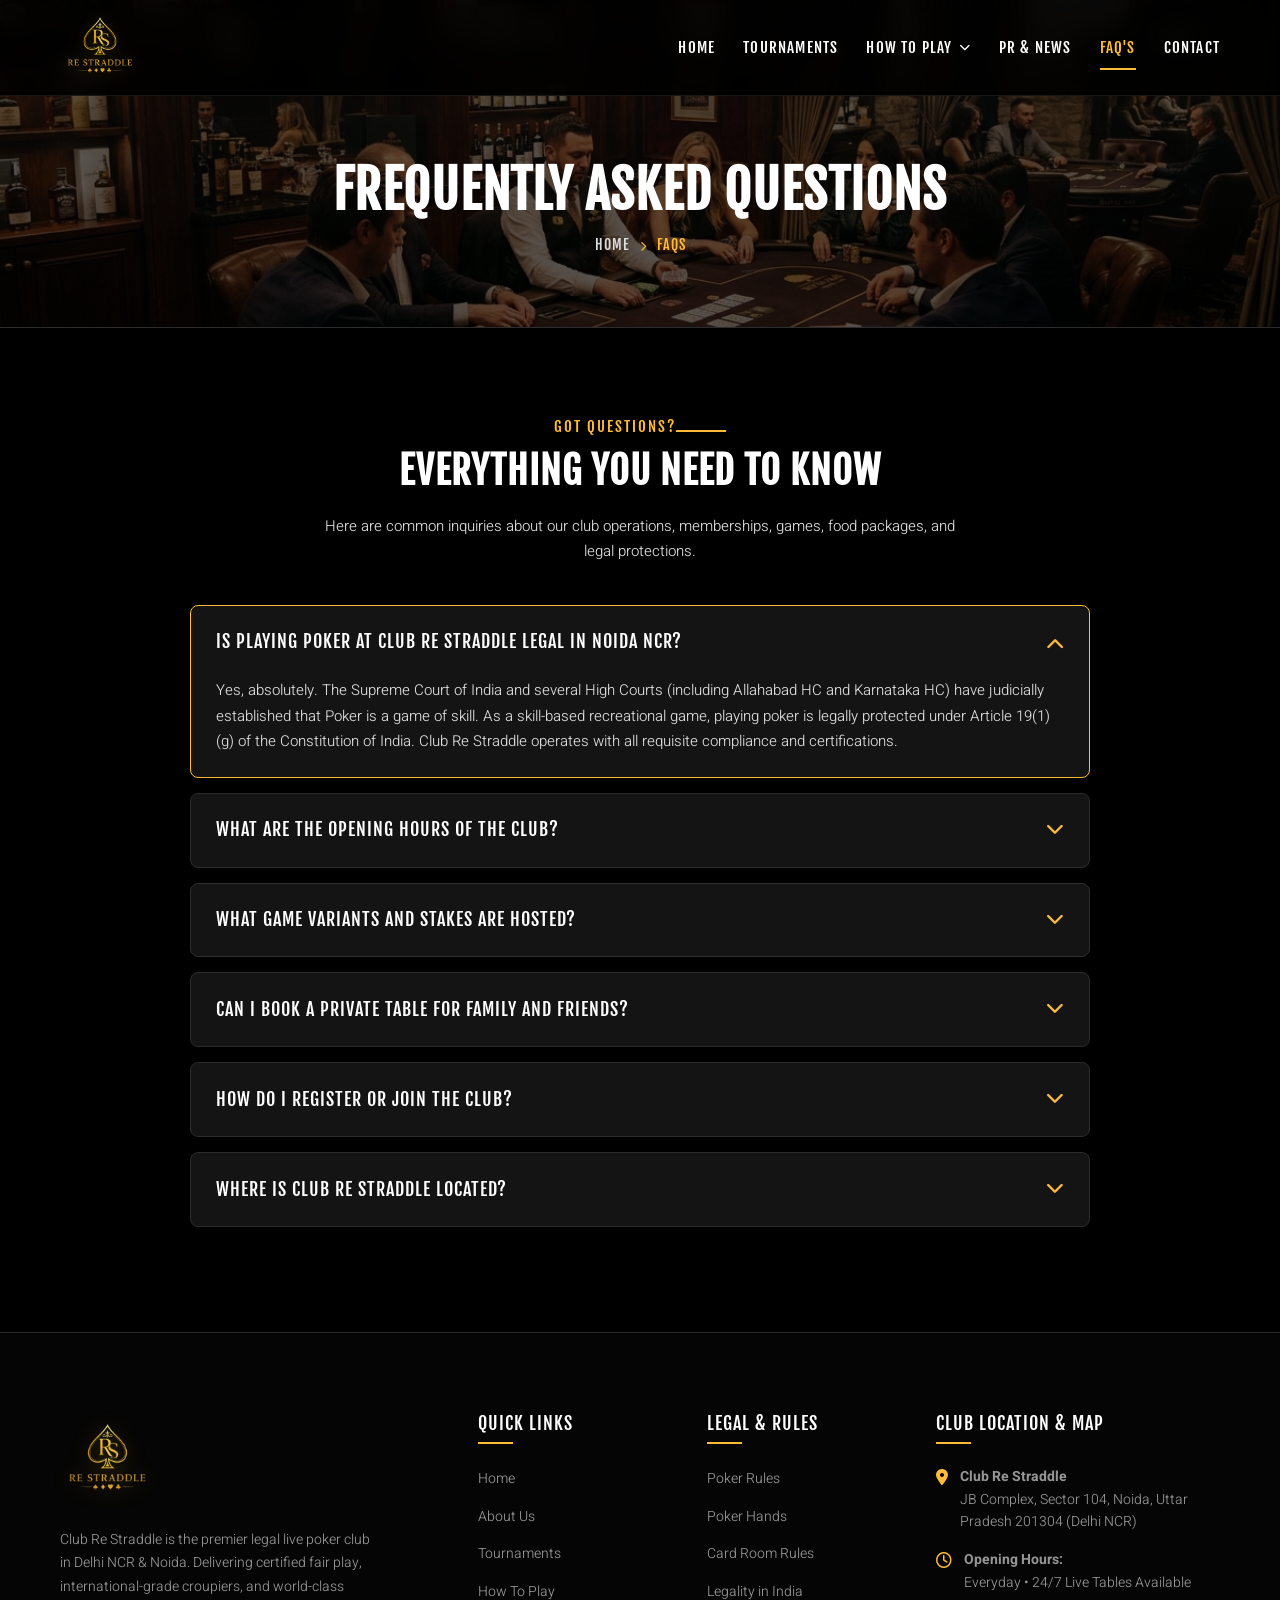
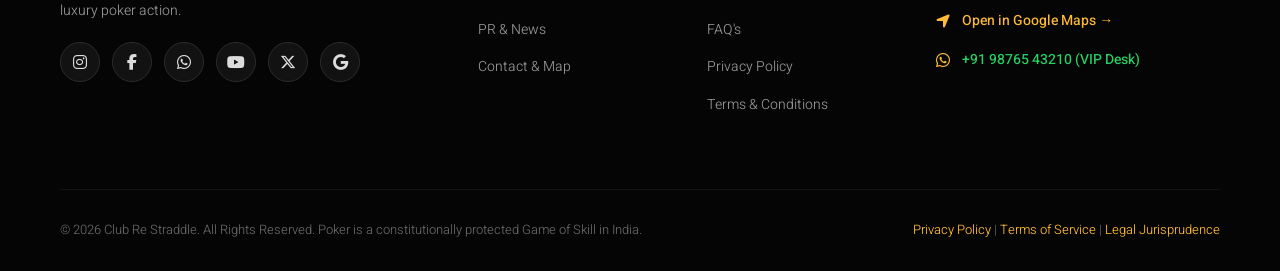
<file: faqs.html>
<!DOCTYPE html>
<html lang="en">
<head>
  <meta charset="UTF-8" />
  <meta name="viewport" content="width=device-width, initial-scale=1.0" />
  <title>Frequently Asked Questions (FAQ) | Club Re Straddle Poker Club Delhi NCR</title>
  <link rel="icon" type="image/png" href="images/favicon.png" />
  <meta name="description" content="Find answers to all FAQs regarding poker legality in Noida &amp; Delhi NCR, stakes, buy-ins, private tables, location in Sector 104, and VIP membership at Club Re Straddle." />
  <meta name="keywords" content="is poker legal in delhi, is poker legal in noida, club re straddle faqs, poker club questions, live poker stakes delhi, poker room membership noida" />
  <meta name="robots" content="index, follow, max-image-preview:large, max-snippet:-1, max-video-preview:-1" />
  <link rel="canonical" href="https://www.clubrestraddle.com/faqs" />

  <!-- Geo Meta Tags -->
  <meta name="geo.region" content="IN-UP" />
  <meta name="geo.placename" content="Noida, Sector 104, Delhi NCR" />
  <meta name="geo.position" content="28.535516;77.368812" />
  <meta name="ICBM" content="28.535516, 77.368812" />

  <!-- Open Graph -->
  <meta property="og:locale" content="en_IN" />
  <meta property="og:type" content="website" />
  <meta property="og:title" content="Poker FAQs &amp; Legality - Club Re Straddle Delhi NCR" />
  <meta property="og:description" content="Clear answers about live poker legality, game stakes, timings, location &amp; VIP bookings at Club Re Straddle Noida Sector 104." />
  <meta property="og:url" content="https://www.clubrestraddle.com/faqs" />
  <meta property="og:site_name" content="Club Re Straddle" />
  <meta property="og:image" content="https://www.clubrestraddle.com/images/hero_poker_table.jpg" />

  <link rel="stylesheet" href="https://cdnjs.cloudflare.com/ajax/libs/font-awesome/6.5.1/css/all.min.css" />
  <link rel="stylesheet" href="css/style.css" />

  <!-- Schema.org FAQPage & BreadcrumbList JSON-LD -->
  <script type="application/ld+json">
  {
    "@context": "https://schema.org",
    "@graph": [
      {
        "@type": ["SportsClub", "EntertainmentBusiness", "LocalBusiness"],
        "@id": "https://www.clubrestraddle.com/#business",
        "name": "Club Re Straddle",
        "url": "https://www.clubrestraddle.com/",
        "logo": "https://www.clubrestraddle.com/images/logo-transparent.png",
        "telephone": "+919876543210",
        "address": {
          "@type": "PostalAddress",
          "streetAddress": "JB Complex, Sector 104",
          "addressLocality": "Noida",
          "addressRegion": "Uttar Pradesh",
          "postalCode": "201304",
          "addressCountry": "IN"
        },
        "sameAs": [
          "https://www.instagram.com/clubrestraddle/",
          "https://www.facebook.com/clubrestraddle/",
          "https://www.youtube.com/@clubrestraddle",
          "https://x.com/clubrestraddle",
          "https://www.linkedin.com/company/club-re-straddle",
          "https://maps.google.com/?q=Club+Re+Straddle+JB+Complex+Sector+104+Noida"
        ]
      },
      {
        "@type": "BreadcrumbList",
        "itemListElement": [
          {
            "@type": "ListItem",
            "position": 1,
            "name": "Home",
            "item": "https://www.clubrestraddle.com/"
          },
          {
            "@type": "ListItem",
            "position": 2,
            "name": "FAQs",
            "item": "https://www.clubrestraddle.com/faqs"
          }
        ]
      },
      {
        "@type": "FAQPage",
        "@id": "https://www.clubrestraddle.com/faqs#faq",
        "mainEntity": [
          {
            "@type": "Question",
            "name": "Is playing poker at Club Re Straddle legal in Noida NCR?",
            "acceptedAnswer": {
              "@type": "Answer",
              "text": "Yes, absolutely. The Supreme Court of India and several High Courts (including Allahabad HC and Karnataka HC) have judicially established that Poker is a game of skill. As a skill-based recreational game, playing poker is legally protected under Article 19(1)(g) of the Constitution of India. Club Re Straddle operates with all requisite compliance and certifications."
            }
          },
          {
            "@type": "Question",
            "name": "What are the opening hours of the club?",
            "acceptedAnswer": {
              "@type": "Answer",
              "text": "Club Re Straddle is open everyday. Cash tables and private games run 24 hours with dedicated dealer shifts, concierge support, and food service."
            }
          },
          {
            "@type": "Question",
            "name": "What game variants and stakes are hosted?",
            "acceptedAnswer": {
              "@type": "Answer",
              "text": "We host Texas Hold'em (NLHE), Pot Limit Omaha (PLO-4 and PLO-5), and tournament series. Stakes range from casual micro/low stakes (₹25/₹50, ₹50/₹100) to mid & high stakes (₹100/₹200, ₹200/₹500, ₹500/₹1000) with optional Straddle and Re-Straddles."
            }
          },
          {
            "@type": "Question",
            "name": "Can I book a private table for family and friends?",
            "acceptedAnswer": {
              "@type": "Answer",
              "text": "Yes! We offer exclusive Table + Food Packages designed for groups of friends, family gatherings, corporate celebrations, or private birthday tourneys. Dedicated private rooms with professional dealers and gourmet snacks are provided."
            }
          },
          {
            "@type": "Question",
            "name": "How do I register or join the club?",
            "acceptedAnswer": {
              "@type": "Answer",
              "text": "Simply reach out via our Contact page or connect with our membership concierge directly on WhatsApp. You must provide a valid government ID (Aadhaar/Passport/Driving License) upon your first arrival."
            }
          },
          {
            "@type": "Question",
            "name": "Where is Club Re Straddle located?",
            "acceptedAnswer": {
              "@type": "Answer",
              "text": "We are conveniently located at JB Complex, Sector 104, Noida, Uttar Pradesh — easily accessible via Noida Expressway with valet parking available."
            }
          }
        ]
      }
    ]
  }
  </script>
</head>
<body>

  <!-- Header -->
  <header class="header">
    <div class="nav-container">
      <a href="/" class="logo-wrapper">
        <img src="images/logo-transparent.png" alt="Club Re Straddle Logo" class="logo-img" />
      </a>
      <nav class="nav-menu">
        <div class="nav-item"><a href="/" class="nav-link">HOME</a></div>
        <div class="nav-item"><a href="tournaments" class="nav-link">TOURNAMENTS</a></div>
        <div class="nav-item has-dropdown">
          <a href="how-to-play" class="nav-link">
            HOW TO PLAY <i class="fas fa-chevron-down" style="font-size: 11px;"></i>
          </a>
          <div class="dropdown-menu">
            <div class="dropdown-item"><a href="poker-rules">POKER RULES</a></div>
            <div class="dropdown-item"><a href="poker-strategy">POKER STRATEGY</a></div>
            <div class="dropdown-item"><a href="poker-hands">POKER HANDS</a></div>
            <div class="dropdown-item"><a href="card-room-rules">CARD ROOM RULES</a></div>
          </div>
        </div>
        <div class="nav-item"><a href="pr-news" class="nav-link">PR & NEWS</a></div>
        <div class="nav-item"><a href="faqs" class="nav-link active">FAQ'S</a></div>
        <div class="nav-item"><a href="contact" class="nav-link">CONTACT</a></div>
      </nav>
      <button class="mobile-toggle"><i class="fas fa-bars"></i></button>
    </div>
  </header>

  <!-- Page Hero -->
  <section class="page-hero">
    <div class="container page-hero-content">
      <h1 class="page-title">FREQUENTLY ASKED QUESTIONS</h1>
      <div class="breadcrumb">
        <a href="/">HOME</a> <i class="fas fa-chevron-right" style="font-size: 10px; color: var(--accent-color);"></i> <span>FAQS</span>
      </div>
    </div>
  </section>

  <!-- FAQ Section -->
  <section class="section">
    <div class="container">
      <div class="section-tag" style="display: block; text-align: center;">GOT QUESTIONS?</div>
      <h2 style="text-align: center;">EVERYTHING YOU NEED TO KNOW</h2>
      <p style="text-align: center; max-width: 650px; margin: 0 auto 40px auto;">
        Here are common inquiries about our club operations, memberships, games, food packages, and legal protections.
      </p>

      <div class="faq-list">
        <!-- FAQ 1 -->
        <div class="faq-item active">
          <div class="faq-header">
            <h4>Is playing poker at Club Re Straddle legal in Noida NCR?</h4>
            <div class="faq-icon"><i class="fas fa-chevron-down"></i></div>
          </div>
          <div class="faq-body" style="max-height: 200px;">
            <p>
              Yes, absolutely. The Supreme Court of India and several High Courts (including Allahabad HC and Karnataka HC) have judicially established that Poker is a game of skill. As a skill-based recreational game, playing poker is legally protected under Article 19(1)(g) of the Constitution of India. Club Re Straddle operates with all requisite compliance and certifications.
            </p>
          </div>
        </div>

        <!-- FAQ 2 -->
        <div class="faq-item">
          <div class="faq-header">
            <h4>What are the opening hours of the club?</h4>
            <div class="faq-icon"><i class="fas fa-chevron-down"></i></div>
          </div>
          <div class="faq-body">
            <p>
              Club Re Straddle is open everyday. Cash tables and private games run 24 hours with dedicated dealer shifts, concierge support, and food service.
            </p>
          </div>
        </div>

        <!-- FAQ 3 -->
        <div class="faq-item">
          <div class="faq-header">
            <h4>What game variants and stakes are hosted?</h4>
            <div class="faq-icon"><i class="fas fa-chevron-down"></i></div>
          </div>
          <div class="faq-body">
            <p>
              We host Texas Hold'em (NLHE), Pot Limit Omaha (PLO-4 and PLO-5), and tournament series. Stakes range from casual micro/low stakes (₹25/₹50, ₹50/₹100) to mid & high stakes (₹100/₹200, ₹200/₹500, ₹500/₹1000) with optional Straddle and Re-Straddles.
            </p>
          </div>
        </div>

        <!-- FAQ 4 -->
        <div class="faq-item">
          <div class="faq-header">
            <h4>Can I book a private table for family and friends?</h4>
            <div class="faq-icon"><i class="fas fa-chevron-down"></i></div>
          </div>
          <div class="faq-body">
            <p>
              Yes! We offer exclusive Table + Food Packages designed for groups of friends, family gatherings, corporate celebrations, or private birthday tourneys. Dedicated private rooms with professional dealers and gourmet snacks are provided.
            </p>
          </div>
        </div>

        <!-- FAQ 5 -->
        <div class="faq-item">
          <div class="faq-header">
            <h4>How do I register or join the club?</h4>
            <div class="faq-icon"><i class="fas fa-chevron-down"></i></div>
          </div>
          <div class="faq-body">
            <p>
              Simply reach out via our Contact page or connect with our membership concierge directly on WhatsApp. You must provide a valid government ID (Aadhaar/Passport/Driving License) upon your first arrival.
            </p>
          </div>
        </div>

        <!-- FAQ 6 -->
        <div class="faq-item">
          <div class="faq-header">
            <h4>Where is Club Re Straddle located?</h4>
            <div class="faq-icon"><i class="fas fa-chevron-down"></i></div>
          </div>
          <div class="faq-body">
            <p>
              We are conveniently located at JB Complex, Sector 104, Noida, Uttar Pradesh — easily accessible via Noida Expressway with valet parking available.
            </p>
          </div>
        </div>
      </div>
    </div>
  </section>

  <!-- Footer -->
  <footer class="footer">
    <div class="container">
      <div class="footer-top">
        <div class="footer-about">
          <img src="images/logo-transparent.png" alt="Club Re Straddle Logo" class="footer-logo" />
          <p>
            Club Re Straddle is the premier legal live poker club in Delhi NCR &amp; Noida. Delivering certified fair play, international-grade croupiers, and world-class luxury poker action.
          </p>
          <div class="footer-social-bar">
            <a href="https://www.instagram.com/clubrestraddle/" target="_blank" rel="noopener" class="social-icon-btn" aria-label="Club Re Straddle Instagram"><i class="fab fa-instagram"></i></a>
            <a href="https://www.facebook.com/clubrestraddle/" target="_blank" rel="noopener" class="social-icon-btn" aria-label="Club Re Straddle Facebook"><i class="fab fa-facebook-f"></i></a>
            <a href="https://api.whatsapp.com/send?phone=919876543210&text=Hi%20Club%20Re%20Straddle%2C%20I%20want%20to%20reserve%20a%20seat" target="_blank" rel="noopener" class="social-icon-btn" aria-label="Club Re Straddle WhatsApp"><i class="fab fa-whatsapp"></i></a>
            <a href="https://www.youtube.com/@clubrestraddle" target="_blank" rel="noopener" class="social-icon-btn" aria-label="Club Re Straddle YouTube"><i class="fab fa-youtube"></i></a>
            <a href="https://x.com/clubrestraddle" target="_blank" rel="noopener" class="social-icon-btn" aria-label="Club Re Straddle X Twitter"><i class="fab fa-x-twitter"></i></a>
            <a href="https://maps.google.com/?q=Club+Re+Straddle+JB+Complex+Sector+104+Noida" target="_blank" rel="noopener" class="social-icon-btn" aria-label="Club Re Straddle Google Business Profile"><i class="fab fa-google"></i></a>
          </div>
        </div>

        <div class="footer-col">
          <h4>QUICK LINKS</h4>
          <ul class="footer-links">
            <li><a href="/">Home</a></li>
            <li><a href="about-us">About Us</a></li>
            <li><a href="tournaments">Tournaments</a></li>
            <li><a href="how-to-play">How To Play</a></li>
            <li><a href="pr-news">PR &amp; News</a></li>
            <li><a href="contact">Contact &amp; Map</a></li>
          </ul>
        </div>

        <div class="footer-col">
          <h4>LEGAL &amp; RULES</h4>
          <ul class="footer-links">
            <li><a href="poker-rules">Poker Rules</a></li>
            <li><a href="poker-hands">Poker Hands</a></li>
            <li><a href="card-room-rules">Card Room Rules</a></li>
            <li><a href="legality">Legality in India</a></li>
            <li><a href="faqs">FAQ's</a></li>
            <li><a href="privacy-policy">Privacy Policy</a></li>
            <li><a href="terms">Terms &amp; Conditions</a></li>
          </ul>
        </div>

        <div class="footer-col">
          <h4>CLUB LOCATION &amp; MAP</h4>
          <div class="footer-contact-item">
            <i class="fas fa-map-marker-alt"></i>
            <div>
              <strong>Club Re Straddle</strong><br>
              JB Complex, Sector 104, Noida, Uttar Pradesh 201304 (Delhi NCR)
            </div>
          </div>
          <div class="footer-contact-item">
            <i class="far fa-clock"></i>
            <div>
              <strong>Opening Hours:</strong><br>
              Everyday • 24/7 Live Tables Available
            </div>
          </div>
          <div class="footer-contact-item">
            <i class="fas fa-location-arrow"></i>
            <div>
              <a href="https://maps.google.com/?q=Club+Re+Straddle+JB+Complex+Sector+104+Noida" target="_blank" rel="noopener" style="color: var(--accent-color); font-weight: 500;">Open in Google Maps &rarr;</a>
            </div>
          </div>
          <div class="footer-contact-item">
            <i class="fab fa-whatsapp"></i>
            <div>
              <a href="https://api.whatsapp.com/send?phone=919876543210&text=Hi%20Club%20Re%20Straddle%2C%20I%20want%20to%20reserve%20a%20seat" target="_blank" rel="noopener" style="color: #25D366; font-weight: 500;">+91 98765 43210 (VIP Desk)</a>
            </div>
          </div>
        </div>
      </div>

      <div class="footer-bottom">
        <div>&copy; 2026 Club Re Straddle. All Rights Reserved. Poker is a constitutionally protected Game of Skill in India.</div>
        <div>
          <a href="privacy-policy">Privacy Policy</a> | 
          <a href="terms">Terms of Service</a> | 
          <a href="legality">Legal Jurisprudence</a>
        </div>
      </div>
    </div>
  </footer>

  <script src="js/main.js"></script>
</body>
</html>
</file>
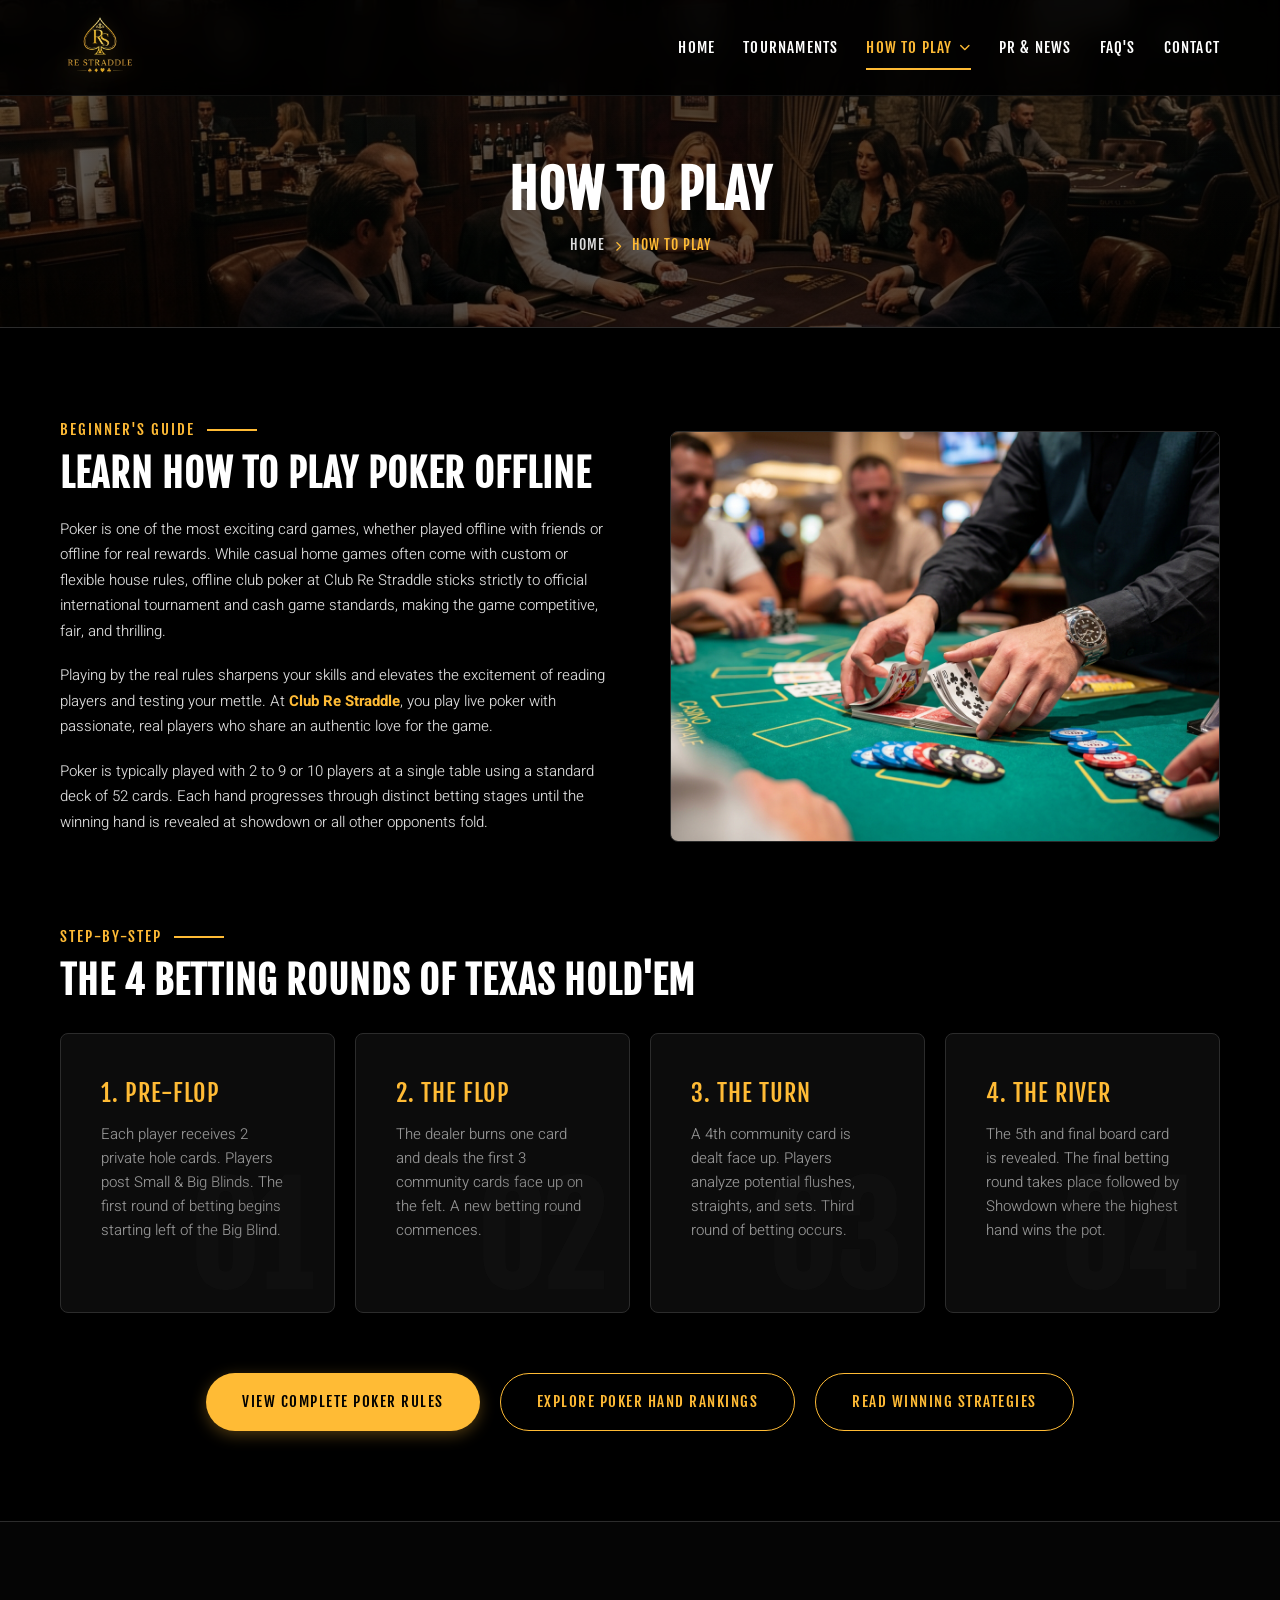
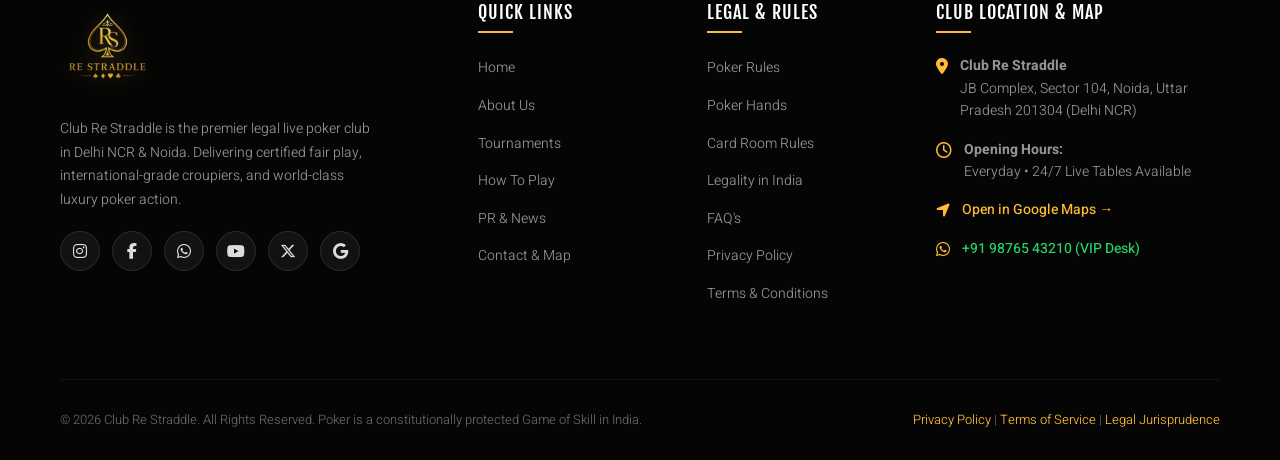
<file: how-to-play.html>
<!DOCTYPE html>
<html lang="en">
<head>
  <meta charset="UTF-8" />
  <meta name="viewport" content="width=device-width, initial-scale=1.0" />
  <title>How to Play Live Poker | Guide &amp; Rules - Club Re Straddle Noida Delhi NCR</title>
  <link rel="icon" type="image/png" href="images/favicon.png" />
  <meta name="description" content="Master how to play live Texas Hold'em &amp; PLO poker at Club Re Straddle in Sector 104 Noida. Betting rounds, blinds, hand rankings &amp; table etiquette guide." />
  <meta name="keywords" content="how to play poker, learn texas holdem poker delhi, live poker rules noida, club re straddle how to play, poker betting rounds, poker hand rankings" />
  <meta name="robots" content="index, follow, max-image-preview:large, max-snippet:-1, max-video-preview:-1" />
  <link rel="canonical" href="https://www.clubrestraddle.com/how-to-play" />

  <!-- Geo Meta Tags -->
  <meta name="geo.region" content="IN-UP" />
  <meta name="geo.placename" content="Noida, Sector 104, Delhi NCR" />
  <meta name="geo.position" content="28.535516;77.368812" />
  <meta name="ICBM" content="28.535516, 77.368812" />

  <!-- Open Graph -->
  <meta property="og:locale" content="en_IN" />
  <meta property="og:type" content="article" />
  <meta property="og:title" content="How to Play Live Poker - Club Re Straddle Guide" />
  <meta property="og:description" content="Step-by-step guide to live Texas Hold'em and Omaha poker games at Club Re Straddle Noida." />
  <meta property="og:url" content="https://www.clubrestraddle.com/how-to-play" />
  <meta property="og:site_name" content="Club Re Straddle" />
  <meta property="og:image" content="https://www.clubrestraddle.com/images/hero_poker_table.jpg" />

  <link rel="stylesheet" href="https://cdnjs.cloudflare.com/ajax/libs/font-awesome/6.5.1/css/all.min.css" />
  <link rel="stylesheet" href="css/style.css" />

  <script type="application/ld+json">
  {
    "@context": "https://schema.org",
    "@graph": [
      {
        "@type": ["SportsClub", "EntertainmentBusiness", "LocalBusiness"],
        "@id": "https://www.clubrestraddle.com/#business",
        "name": "Club Re Straddle",
        "url": "https://www.clubrestraddle.com/",
        "logo": "https://www.clubrestraddle.com/images/logo-transparent.png",
        "telephone": "+919876543210",
        "address": {
          "@type": "PostalAddress",
          "streetAddress": "JB Complex, Sector 104",
          "addressLocality": "Noida",
          "addressRegion": "Uttar Pradesh",
          "postalCode": "201304",
          "addressCountry": "IN"
        },
        "sameAs": [
          "https://www.instagram.com/clubrestraddle/",
          "https://www.facebook.com/clubrestraddle/",
          "https://www.youtube.com/@clubrestraddle",
          "https://x.com/clubrestraddle",
          "https://www.linkedin.com/company/club-re-straddle",
          "https://maps.google.com/?q=Club+Re+Straddle+JB+Complex+Sector+104+Noida"
        ]
      },
      {
        "@type": "BreadcrumbList",
        "itemListElement": [
          {
            "@type": "ListItem",
            "position": 1,
            "name": "Home",
            "item": "https://www.clubrestraddle.com/"
          },
          {
            "@type": "ListItem",
            "position": 2,
            "name": "How to Play",
            "item": "https://www.clubrestraddle.com/how-to-play"
          }
        ]
      }
    ]
  }
  </script>
</head>
<body>

  <!-- Header -->
  <header class="header">
    <div class="nav-container">
      <a href="/" class="logo-wrapper">
        <img src="images/logo-transparent.png" alt="Club Re Straddle Logo" class="logo-img" />
      </a>
      <nav class="nav-menu">
        <div class="nav-item"><a href="/" class="nav-link">HOME</a></div>
        <div class="nav-item"><a href="tournaments" class="nav-link">TOURNAMENTS</a></div>
        <div class="nav-item has-dropdown">
          <a href="how-to-play" class="nav-link active">
            HOW TO PLAY <i class="fas fa-chevron-down" style="font-size: 11px;"></i>
          </a>
          <div class="dropdown-menu">
            <div class="dropdown-item"><a href="poker-rules">POKER RULES</a></div>
            <div class="dropdown-item"><a href="poker-strategy">POKER STRATEGY</a></div>
            <div class="dropdown-item"><a href="poker-hands">POKER HANDS</a></div>
            <div class="dropdown-item"><a href="card-room-rules">CARD ROOM RULES</a></div>
          </div>
        </div>
        <div class="nav-item"><a href="pr-news" class="nav-link">PR & NEWS</a></div>
        <div class="nav-item"><a href="faqs" class="nav-link">FAQ'S</a></div>
        <div class="nav-item"><a href="contact" class="nav-link">CONTACT</a></div>
      </nav>
      <button class="mobile-toggle"><i class="fas fa-bars"></i></button>
    </div>
  </header>

  <!-- Page Hero -->
  <section class="page-hero">
    <div class="container page-hero-content">
      <h1 class="page-title">HOW TO PLAY</h1>
      <div class="breadcrumb">
        <a href="/">HOME</a> <i class="fas fa-chevron-right" style="font-size: 10px; color: var(--accent-color);"></i> <span>HOW TO PLAY</span>
      </div>
    </div>
  </section>

  <!-- Content Section -->
  <section class="section">
    <div class="container">
      <div class="two-col-grid" style="margin-bottom: 70px;">
        <div class="content-col">
          <div class="section-tag">BEGINNER'S GUIDE</div>
          <h2>LEARN HOW TO PLAY POKER OFFLINE</h2>
          <p>
            Poker is one of the most exciting card games, whether played offline with friends or offline for real rewards. While casual home games often come with custom or flexible house rules, offline club poker at Club Re Straddle sticks strictly to official international tournament and cash game standards, making the game competitive, fair, and thrilling.
          </p>
          <p>
            Playing by the real rules sharpens your skills and elevates the excitement of reading players and testing your mettle. At <strong class="accent-text">Club Re Straddle</strong>, you play live poker with passionate, real players who share an authentic love for the game.
          </p>
          <p>
            Poker is typically played with 2 to 9 or 10 players at a single table using a standard deck of 52 cards. Each hand progresses through distinct betting stages until the winning hand is revealed at showdown or all other opponents fold.
          </p>
        </div>

        <div class="img-frame">
          <img src="images/croupier_dealer_action.jpg" alt="Learning How to Play Poker at Club Re Straddle" />
        </div>
      </div>

      <!-- 4 Stages of Texas Hold'em -->
      <div class="section-tag">STEP-BY-STEP</div>
      <h2>THE 4 BETTING ROUNDS OF TEXAS HOLD'EM</h2>

      <div style="display: grid; grid-template-columns: repeat(4, 1fr); gap: 20px; margin-top: 30px;">
        <div class="info-card dark" style="border-radius: 8px; border: 1px solid var(--border-color);">
          <div class="watermark">01</div>
          <h3 style="color: var(--accent-color);">1. Pre-Flop</h3>
          <p>Each player receives 2 private hole cards. Players post Small & Big Blinds. The first round of betting begins starting left of the Big Blind.</p>
        </div>

        <div class="info-card dark" style="border-radius: 8px; border: 1px solid var(--border-color);">
          <div class="watermark">02</div>
          <h3 style="color: var(--accent-color);">2. The Flop</h3>
          <p>The dealer burns one card and deals the first 3 community cards face up on the felt. A new betting round commences.</p>
        </div>

        <div class="info-card dark" style="border-radius: 8px; border: 1px solid var(--border-color);">
          <div class="watermark">03</div>
          <h3 style="color: var(--accent-color);">3. The Turn</h3>
          <p>A 4th community card is dealt face up. Players analyze potential flushes, straights, and sets. Third round of betting occurs.</p>
        </div>

        <div class="info-card dark" style="border-radius: 8px; border: 1px solid var(--border-color);">
          <div class="watermark">04</div>
          <h3 style="color: var(--accent-color);">4. The River</h3>
          <p>The 5th and final board card is revealed. The final betting round takes place followed by Showdown where the highest hand wins the pot.</p>
        </div>
      </div>

      <!-- Action Buttons Links -->
      <div style="display: flex; gap: 20px; justify-content: center; margin-top: 60px; flex-wrap: wrap;">
        <a href="poker-rules" class="btn btn-primary">VIEW COMPLETE POKER RULES</a>
        <a href="poker-hands" class="btn btn-outline">EXPLORE POKER HAND RANKINGS</a>
        <a href="poker-strategy" class="btn btn-outline">READ WINNING STRATEGIES</a>
      </div>
    </div>
  </section>

  <!-- Footer -->
  <footer class="footer">
    <div class="container">
      <div class="footer-top">
        <div class="footer-about">
          <img src="images/logo-transparent.png" alt="Club Re Straddle Logo" class="footer-logo" />
          <p>
            Club Re Straddle is the premier legal live poker club in Delhi NCR &amp; Noida. Delivering certified fair play, international-grade croupiers, and world-class luxury poker action.
          </p>
          <div class="footer-social-bar">
            <a href="https://www.instagram.com/clubrestraddle/" target="_blank" rel="noopener" class="social-icon-btn" aria-label="Club Re Straddle Instagram"><i class="fab fa-instagram"></i></a>
            <a href="https://www.facebook.com/clubrestraddle/" target="_blank" rel="noopener" class="social-icon-btn" aria-label="Club Re Straddle Facebook"><i class="fab fa-facebook-f"></i></a>
            <a href="https://api.whatsapp.com/send?phone=919876543210&text=Hi%20Club%20Re%20Straddle%2C%20I%20want%20to%20reserve%20a%20seat" target="_blank" rel="noopener" class="social-icon-btn" aria-label="Club Re Straddle WhatsApp"><i class="fab fa-whatsapp"></i></a>
            <a href="https://www.youtube.com/@clubrestraddle" target="_blank" rel="noopener" class="social-icon-btn" aria-label="Club Re Straddle YouTube"><i class="fab fa-youtube"></i></a>
            <a href="https://x.com/clubrestraddle" target="_blank" rel="noopener" class="social-icon-btn" aria-label="Club Re Straddle X Twitter"><i class="fab fa-x-twitter"></i></a>
            <a href="https://maps.google.com/?q=Club+Re+Straddle+JB+Complex+Sector+104+Noida" target="_blank" rel="noopener" class="social-icon-btn" aria-label="Club Re Straddle Google Business Profile"><i class="fab fa-google"></i></a>
          </div>
        </div>

        <div class="footer-col">
          <h4>QUICK LINKS</h4>
          <ul class="footer-links">
            <li><a href="/">Home</a></li>
            <li><a href="about-us">About Us</a></li>
            <li><a href="tournaments">Tournaments</a></li>
            <li><a href="how-to-play">How To Play</a></li>
            <li><a href="pr-news">PR &amp; News</a></li>
            <li><a href="contact">Contact &amp; Map</a></li>
          </ul>
        </div>

        <div class="footer-col">
          <h4>LEGAL &amp; RULES</h4>
          <ul class="footer-links">
            <li><a href="poker-rules">Poker Rules</a></li>
            <li><a href="poker-hands">Poker Hands</a></li>
            <li><a href="card-room-rules">Card Room Rules</a></li>
            <li><a href="legality">Legality in India</a></li>
            <li><a href="faqs">FAQ's</a></li>
            <li><a href="privacy-policy">Privacy Policy</a></li>
            <li><a href="terms">Terms &amp; Conditions</a></li>
          </ul>
        </div>

        <div class="footer-col">
          <h4>CLUB LOCATION &amp; MAP</h4>
          <div class="footer-contact-item">
            <i class="fas fa-map-marker-alt"></i>
            <div>
              <strong>Club Re Straddle</strong><br>
              JB Complex, Sector 104, Noida, Uttar Pradesh 201304 (Delhi NCR)
            </div>
          </div>
          <div class="footer-contact-item">
            <i class="far fa-clock"></i>
            <div>
              <strong>Opening Hours:</strong><br>
              Everyday • 24/7 Live Tables Available
            </div>
          </div>
          <div class="footer-contact-item">
            <i class="fas fa-location-arrow"></i>
            <div>
              <a href="https://maps.google.com/?q=Club+Re+Straddle+JB+Complex+Sector+104+Noida" target="_blank" rel="noopener" style="color: var(--accent-color); font-weight: 500;">Open in Google Maps &rarr;</a>
            </div>
          </div>
          <div class="footer-contact-item">
            <i class="fab fa-whatsapp"></i>
            <div>
              <a href="https://api.whatsapp.com/send?phone=919876543210&text=Hi%20Club%20Re%20Straddle%2C%20I%20want%20to%20reserve%20a%20seat" target="_blank" rel="noopener" style="color: #25D366; font-weight: 500;">+91 98765 43210 (VIP Desk)</a>
            </div>
          </div>
        </div>
      </div>

      <div class="footer-bottom">
        <div>&copy; 2026 Club Re Straddle. All Rights Reserved. Poker is a constitutionally protected Game of Skill in India.</div>
        <div>
          <a href="privacy-policy">Privacy Policy</a> | 
          <a href="terms">Terms of Service</a> | 
          <a href="legality">Legal Jurisprudence</a>
        </div>
      </div>
    </div>
  </footer>

  <script src="js/main.js"></script>
</body>
</html>
</file>
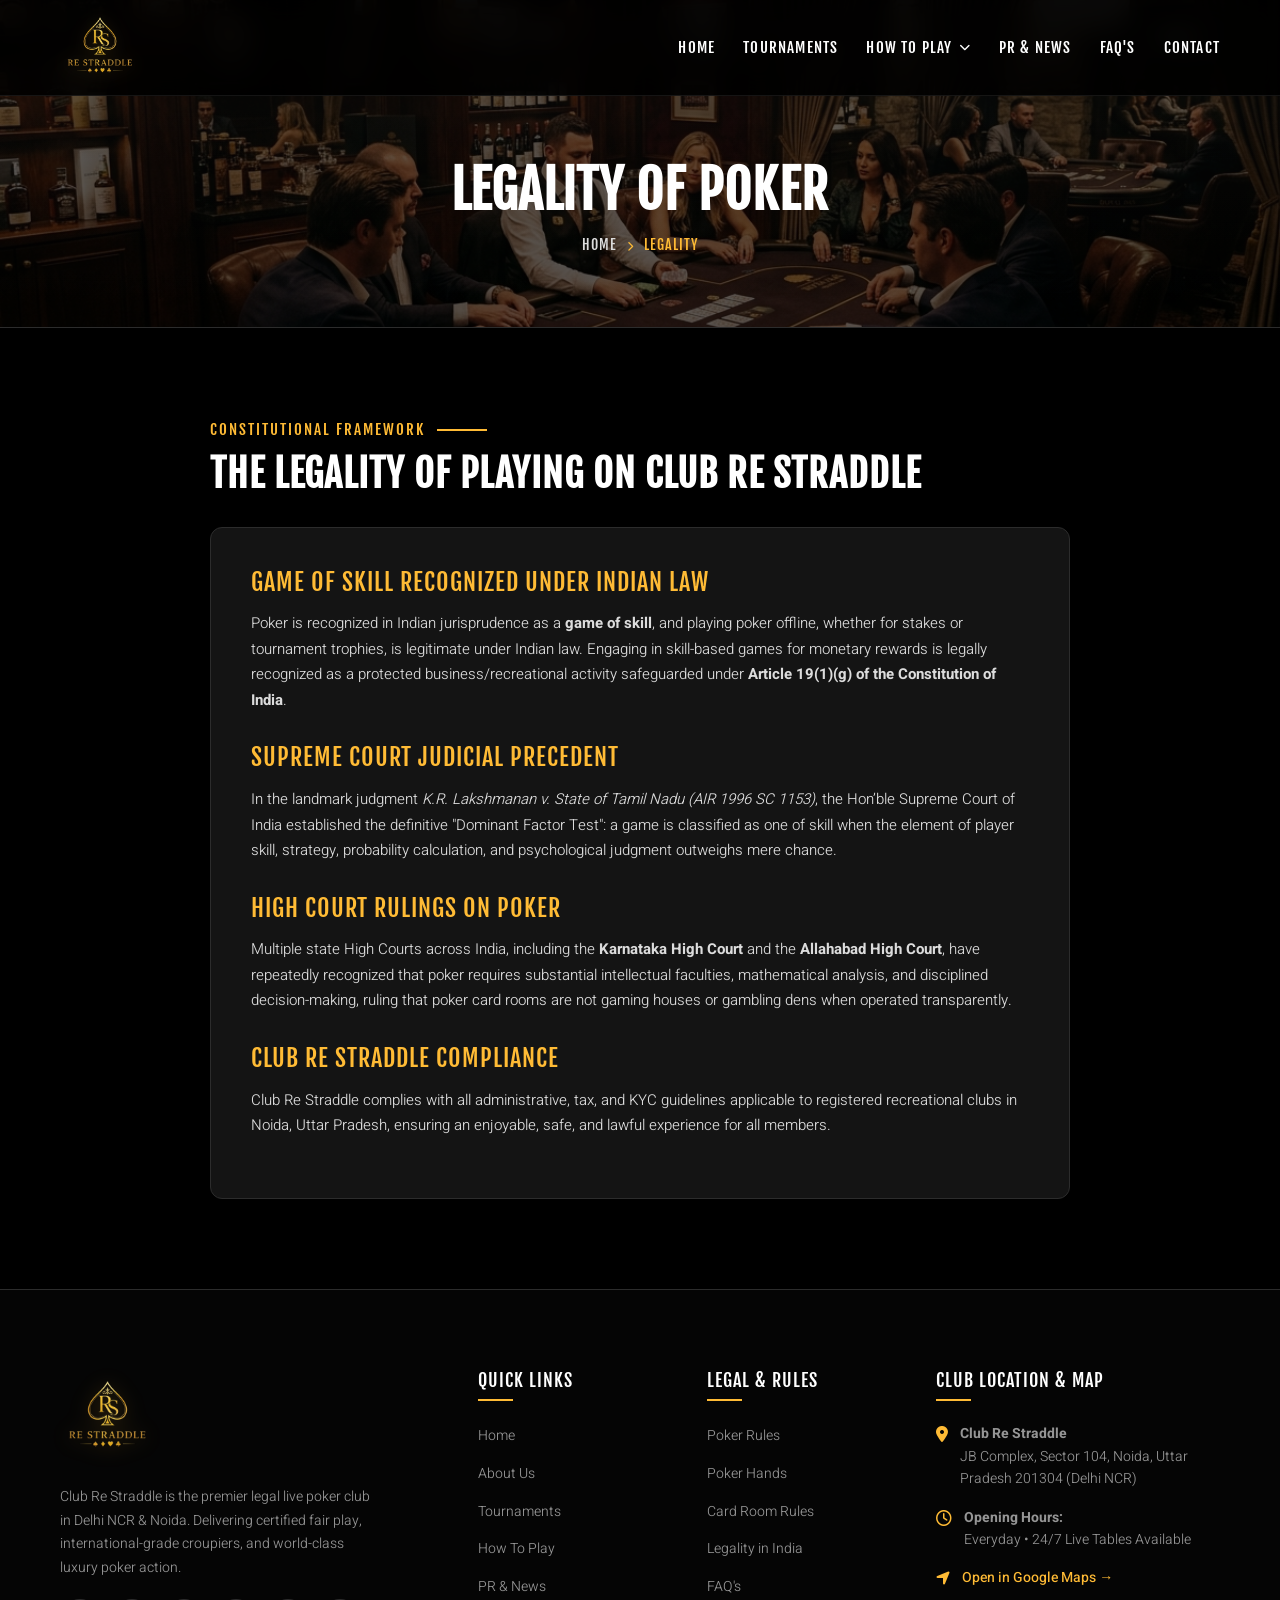
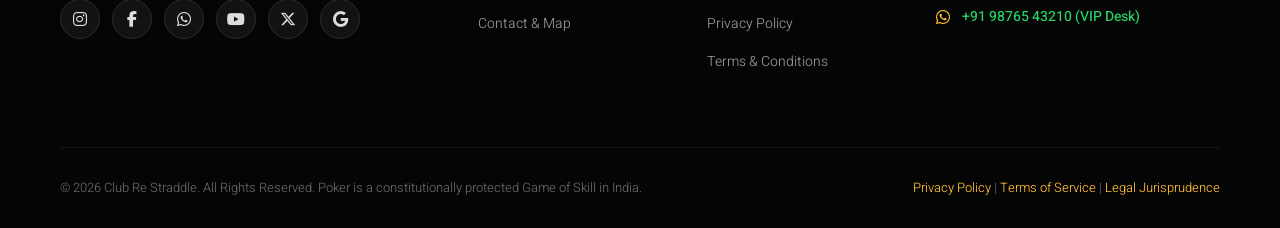
<file: legality.html>
<!DOCTYPE html>
<html lang="en">
<head>
  <meta charset="UTF-8" />
  <meta name="viewport" content="width=device-width, initial-scale=1.0" />
  <title>Legality of Live Poker in India &amp; Delhi NCR | Club Re Straddle Noida</title>
  <link rel="icon" type="image/png" href="images/favicon.png" />
  <meta name="description" content="Is poker legal in India? Supreme Court &amp; High Court rulings affirming poker as a Game of Skill protected under Article 19(1)(g). Club Re Straddle legal compliance." />
  <meta name="keywords" content="is poker legal in india, legality of poker delhi, poker game of skill supreme court, allahabad high court poker ruling, legal poker room noida" />
  <meta name="robots" content="index, follow, max-image-preview:large, max-snippet:-1, max-video-preview:-1" />
  <link rel="canonical" href="https://www.clubrestraddle.com/legality" />

  <!-- Geo Meta Tags -->
  <meta name="geo.region" content="IN-UP" />
  <meta name="geo.placename" content="Noida, Sector 104, Delhi NCR" />
  <meta name="geo.position" content="28.535516;77.368812" />
  <meta name="ICBM" content="28.535516, 77.368812" />

  <!-- Open Graph -->
  <meta property="og:locale" content="en_IN" />
  <meta property="og:type" content="article" />
  <meta property="og:title" content="Legality of Poker in India - Supreme Court &amp; High Court Precedents" />
  <meta property="og:description" content="Legal protections for skill-based live poker games under Indian constitutional law." />
  <meta property="og:url" content="https://www.clubrestraddle.com/legality" />
  <meta property="og:site_name" content="Club Re Straddle" />
  <meta property="og:image" content="https://www.clubrestraddle.com/images/hero_poker_table.jpg" />

  <link rel="stylesheet" href="https://cdnjs.cloudflare.com/ajax/libs/font-awesome/6.5.1/css/all.min.css" />
  <link rel="stylesheet" href="css/style.css" />

  <script type="application/ld+json">
  {
    "@context": "https://schema.org",
    "@graph": [
      {
        "@type": ["SportsClub", "EntertainmentBusiness", "LocalBusiness"],
        "@id": "https://www.clubrestraddle.com/#business",
        "name": "Club Re Straddle",
        "url": "https://www.clubrestraddle.com/",
        "logo": "https://www.clubrestraddle.com/images/logo-transparent.png",
        "telephone": "+919876543210",
        "address": {
          "@type": "PostalAddress",
          "streetAddress": "JB Complex, Sector 104",
          "addressLocality": "Noida",
          "addressRegion": "Uttar Pradesh",
          "postalCode": "201304",
          "addressCountry": "IN"
        },
        "sameAs": [
          "https://www.instagram.com/clubrestraddle/",
          "https://www.facebook.com/clubrestraddle/",
          "https://www.youtube.com/@clubrestraddle",
          "https://x.com/clubrestraddle",
          "https://www.linkedin.com/company/club-re-straddle",
          "https://maps.google.com/?q=Club+Re+Straddle+JB+Complex+Sector+104+Noida"
        ]
      },
      {
        "@type": "BreadcrumbList",
        "itemListElement": [
          {
            "@type": "ListItem",
            "position": 1,
            "name": "Home",
            "item": "https://www.clubrestraddle.com/"
          },
          {
            "@type": "ListItem",
            "position": 2,
            "name": "Legality of Poker",
            "item": "https://www.clubrestraddle.com/legality"
          }
        ]
      }
    ]
  }
  </script>
</head>
<body>

  <!-- Header -->
  <header class="header">
    <div class="nav-container">
      <a href="/" class="logo-wrapper">
        <img src="images/logo-transparent.png" alt="Club Re Straddle Logo" class="logo-img" />
      </a>
      <nav class="nav-menu">
        <div class="nav-item"><a href="/" class="nav-link">HOME</a></div>
        <div class="nav-item"><a href="tournaments" class="nav-link">TOURNAMENTS</a></div>
        <div class="nav-item has-dropdown">
          <a href="how-to-play" class="nav-link">
            HOW TO PLAY <i class="fas fa-chevron-down" style="font-size: 11px;"></i>
          </a>
          <div class="dropdown-menu">
            <div class="dropdown-item"><a href="poker-rules">POKER RULES</a></div>
            <div class="dropdown-item"><a href="poker-strategy">POKER STRATEGY</a></div>
            <div class="dropdown-item"><a href="poker-hands">POKER HANDS</a></div>
            <div class="dropdown-item"><a href="card-room-rules">CARD ROOM RULES</a></div>
          </div>
        </div>
        <div class="nav-item"><a href="pr-news" class="nav-link">PR & NEWS</a></div>
        <div class="nav-item"><a href="faqs" class="nav-link">FAQ'S</a></div>
        <div class="nav-item"><a href="contact" class="nav-link">CONTACT</a></div>
      </nav>
      <button class="mobile-toggle"><i class="fas fa-bars"></i></button>
    </div>
  </header>

  <!-- Page Hero -->
  <section class="page-hero">
    <div class="container page-hero-content">
      <h1 class="page-title">LEGALITY OF POKER</h1>
      <div class="breadcrumb">
        <a href="/">HOME</a> <i class="fas fa-chevron-right" style="font-size: 10px; color: var(--accent-color);"></i> <span>LEGALITY</span>
      </div>
    </div>
  </section>

  <!-- Content -->
  <section class="section">
    <div class="container" style="max-width: 900px;">
      <div class="section-tag">CONSTITUTIONAL FRAMEWORK</div>
      <h2>THE LEGALITY OF PLAYING ON CLUB RE STRADDLE</h2>
      
      <div class="contact-card" style="margin-top: 30px;">
        <h3 style="color: var(--accent-color); margin-bottom: 15px;">Game of Skill Recognized Under Indian Law</h3>
        <p>
          Poker is recognized in Indian jurisprudence as a <strong>game of skill</strong>, and playing poker offline, whether for stakes or tournament trophies, is legitimate under Indian law. Engaging in skill-based games for monetary rewards is legally recognized as a protected business/recreational activity safeguarded under <strong>Article 19(1)(g) of the Constitution of India</strong>.
        </p>

        <h3 style="color: var(--accent-color); margin-top: 30px; margin-bottom: 15px;">Supreme Court Judicial Precedent</h3>
        <p>
          In the landmark judgment <em>K.R. Lakshmanan v. State of Tamil Nadu (AIR 1996 SC 1153)</em>, the Hon’ble Supreme Court of India established the definitive "Dominant Factor Test": a game is classified as one of skill when the element of player skill, strategy, probability calculation, and psychological judgment outweighs mere chance.
        </p>

        <h3 style="color: var(--accent-color); margin-top: 30px; margin-bottom: 15px;">High Court Rulings on Poker</h3>
        <p>
          Multiple state High Courts across India, including the <strong>Karnataka High Court</strong> and the <strong>Allahabad High Court</strong>, have repeatedly recognized that poker requires substantial intellectual faculties, mathematical analysis, and disciplined decision-making, ruling that poker card rooms are not gaming houses or gambling dens when operated transparently.
        </p>

        <h3 style="color: var(--accent-color); margin-top: 30px; margin-bottom: 15px;">Club Re Straddle Compliance</h3>
        <p>
          Club Re Straddle complies with all administrative, tax, and KYC guidelines applicable to registered recreational clubs in Noida, Uttar Pradesh, ensuring an enjoyable, safe, and lawful experience for all members.
        </p>
      </div>
    </div>
  </section>

  <!-- Footer -->
  <footer class="footer">
    <div class="container">
      <div class="footer-top">
        <div class="footer-about">
          <img src="images/logo-transparent.png" alt="Club Re Straddle Logo" class="footer-logo" />
          <p>
            Club Re Straddle is the premier legal live poker club in Delhi NCR &amp; Noida. Delivering certified fair play, international-grade croupiers, and world-class luxury poker action.
          </p>
          <div class="footer-social-bar">
            <a href="https://www.instagram.com/clubrestraddle/" target="_blank" rel="noopener" class="social-icon-btn" aria-label="Club Re Straddle Instagram"><i class="fab fa-instagram"></i></a>
            <a href="https://www.facebook.com/clubrestraddle/" target="_blank" rel="noopener" class="social-icon-btn" aria-label="Club Re Straddle Facebook"><i class="fab fa-facebook-f"></i></a>
            <a href="https://api.whatsapp.com/send?phone=919876543210&text=Hi%20Club%20Re%20Straddle%2C%20I%20want%20to%20reserve%20a%20seat" target="_blank" rel="noopener" class="social-icon-btn" aria-label="Club Re Straddle WhatsApp"><i class="fab fa-whatsapp"></i></a>
            <a href="https://www.youtube.com/@clubrestraddle" target="_blank" rel="noopener" class="social-icon-btn" aria-label="Club Re Straddle YouTube"><i class="fab fa-youtube"></i></a>
            <a href="https://x.com/clubrestraddle" target="_blank" rel="noopener" class="social-icon-btn" aria-label="Club Re Straddle X Twitter"><i class="fab fa-x-twitter"></i></a>
            <a href="https://maps.google.com/?q=Club+Re+Straddle+JB+Complex+Sector+104+Noida" target="_blank" rel="noopener" class="social-icon-btn" aria-label="Club Re Straddle Google Business Profile"><i class="fab fa-google"></i></a>
          </div>
        </div>

        <div class="footer-col">
          <h4>QUICK LINKS</h4>
          <ul class="footer-links">
            <li><a href="/">Home</a></li>
            <li><a href="about-us">About Us</a></li>
            <li><a href="tournaments">Tournaments</a></li>
            <li><a href="how-to-play">How To Play</a></li>
            <li><a href="pr-news">PR &amp; News</a></li>
            <li><a href="contact">Contact &amp; Map</a></li>
          </ul>
        </div>

        <div class="footer-col">
          <h4>LEGAL &amp; RULES</h4>
          <ul class="footer-links">
            <li><a href="poker-rules">Poker Rules</a></li>
            <li><a href="poker-hands">Poker Hands</a></li>
            <li><a href="card-room-rules">Card Room Rules</a></li>
            <li><a href="legality">Legality in India</a></li>
            <li><a href="faqs">FAQ's</a></li>
            <li><a href="privacy-policy">Privacy Policy</a></li>
            <li><a href="terms">Terms &amp; Conditions</a></li>
          </ul>
        </div>

        <div class="footer-col">
          <h4>CLUB LOCATION &amp; MAP</h4>
          <div class="footer-contact-item">
            <i class="fas fa-map-marker-alt"></i>
            <div>
              <strong>Club Re Straddle</strong><br>
              JB Complex, Sector 104, Noida, Uttar Pradesh 201304 (Delhi NCR)
            </div>
          </div>
          <div class="footer-contact-item">
            <i class="far fa-clock"></i>
            <div>
              <strong>Opening Hours:</strong><br>
              Everyday • 24/7 Live Tables Available
            </div>
          </div>
          <div class="footer-contact-item">
            <i class="fas fa-location-arrow"></i>
            <div>
              <a href="https://maps.google.com/?q=Club+Re+Straddle+JB+Complex+Sector+104+Noida" target="_blank" rel="noopener" style="color: var(--accent-color); font-weight: 500;">Open in Google Maps &rarr;</a>
            </div>
          </div>
          <div class="footer-contact-item">
            <i class="fab fa-whatsapp"></i>
            <div>
              <a href="https://api.whatsapp.com/send?phone=919876543210&text=Hi%20Club%20Re%20Straddle%2C%20I%20want%20to%20reserve%20a%20seat" target="_blank" rel="noopener" style="color: #25D366; font-weight: 500;">+91 98765 43210 (VIP Desk)</a>
            </div>
          </div>
        </div>
      </div>

      <div class="footer-bottom">
        <div>&copy; 2026 Club Re Straddle. All Rights Reserved. Poker is a constitutionally protected Game of Skill in India.</div>
        <div>
          <a href="privacy-policy">Privacy Policy</a> | 
          <a href="terms">Terms of Service</a> | 
          <a href="legality">Legal Jurisprudence</a>
        </div>
      </div>
    </div>
  </footer>

  <script src="js/main.js"></script>
</body>
</html>
</file>
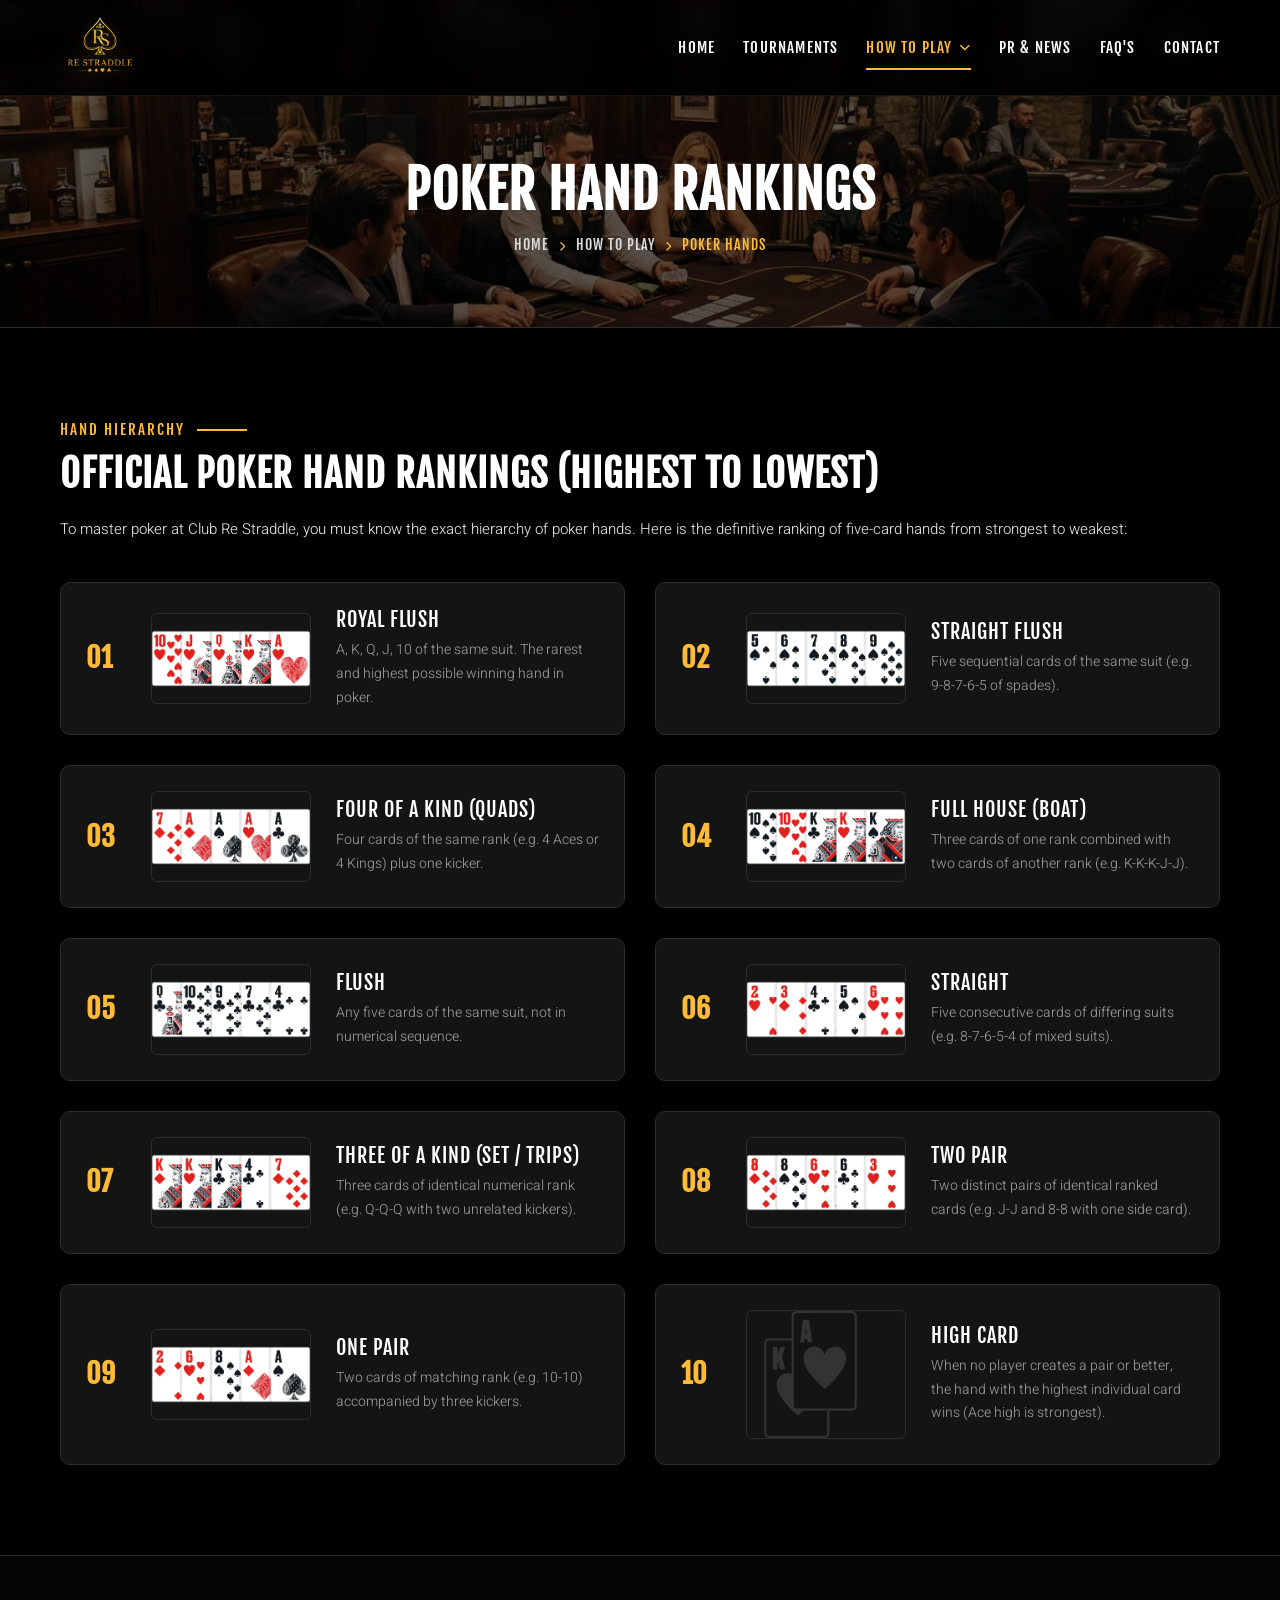
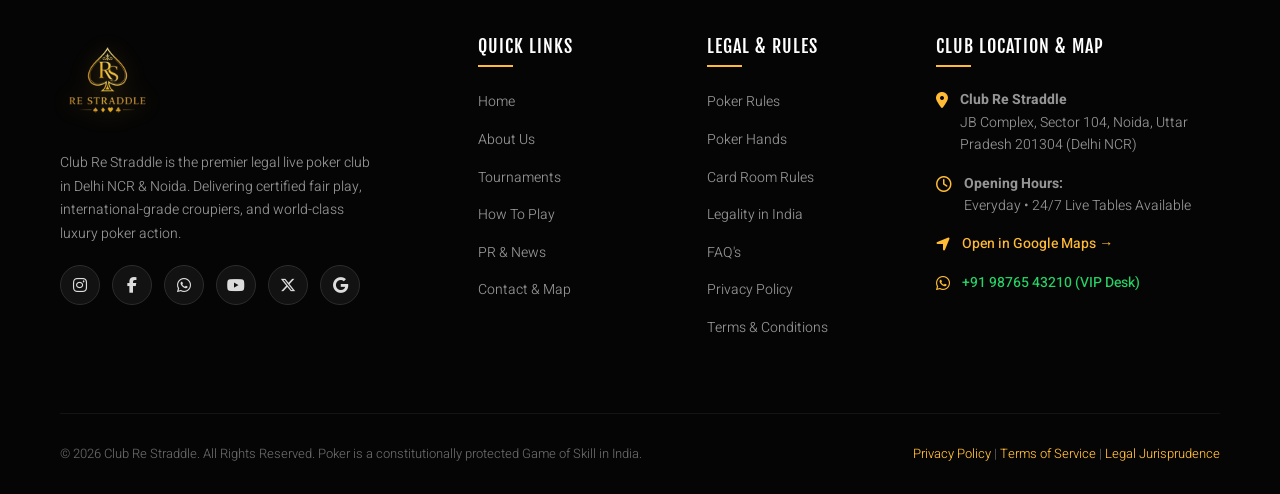
<file: poker-hands.html>
<!DOCTYPE html>
<html lang="en">
<head>
  <meta charset="UTF-8" />
  <meta name="viewport" content="width=device-width, initial-scale=1.0" />
  <title>Poker Hands &amp; Rankings Chart | Official Club Re Straddle Noida Delhi NCR</title>
  <link rel="icon" type="image/png" href="images/favicon.png" />
  <meta name="description" content="Official poker hand rankings from Royal Flush to High Card. Visual guide and probability chart for Texas Hold'em and PLO at Club Re Straddle Noida Sector 104." />
  <meta name="keywords" content="poker hands ranking, royal flush poker, texas holdem hand rankings, poker card sequence, live poker hand chart delhi, club re straddle poker hands" />
  <meta name="robots" content="index, follow, max-image-preview:large, max-snippet:-1, max-video-preview:-1" />
  <link rel="canonical" href="https://www.clubrestraddle.com/poker-hands" />

  <!-- Geo Meta Tags -->
  <meta name="geo.region" content="IN-UP" />
  <meta name="geo.placename" content="Noida, Sector 104, Delhi NCR" />
  <meta name="geo.position" content="28.535516;77.368812" />
  <meta name="ICBM" content="28.535516, 77.368812" />

  <!-- Open Graph -->
  <meta property="og:locale" content="en_IN" />
  <meta property="og:type" content="article" />
  <meta property="og:title" content="Poker Hands &amp; Rankings Chart - Club Re Straddle" />
  <meta property="og:description" content="Complete visual guide to poker hands from Royal Flush to High Card. Official card room hierarchy." />
  <meta property="og:url" content="https://www.clubrestraddle.com/poker-hands" />
  <meta property="og:site_name" content="Club Re Straddle" />
  <meta property="og:image" content="https://www.clubrestraddle.com/images/four_aces_luxury.jpg" />

  <link rel="stylesheet" href="https://cdnjs.cloudflare.com/ajax/libs/font-awesome/6.5.1/css/all.min.css" />
  <link rel="stylesheet" href="css/style.css" />

  <script type="application/ld+json">
  {
    "@context": "https://schema.org",
    "@graph": [
      {
        "@type": ["SportsClub", "EntertainmentBusiness", "LocalBusiness"],
        "@id": "https://www.clubrestraddle.com/#business",
        "name": "Club Re Straddle",
        "url": "https://www.clubrestraddle.com/",
        "logo": "https://www.clubrestraddle.com/images/logo-transparent.png",
        "telephone": "+919876543210",
        "address": {
          "@type": "PostalAddress",
          "streetAddress": "JB Complex, Sector 104",
          "addressLocality": "Noida",
          "addressRegion": "Uttar Pradesh",
          "postalCode": "201304",
          "addressCountry": "IN"
        },
        "sameAs": [
          "https://www.instagram.com/clubrestraddle/",
          "https://www.facebook.com/clubrestraddle/",
          "https://www.youtube.com/@clubrestraddle",
          "https://x.com/clubrestraddle",
          "https://www.linkedin.com/company/club-re-straddle",
          "https://maps.google.com/?q=Club+Re+Straddle+JB+Complex+Sector+104+Noida"
        ]
      },
      {
        "@type": "BreadcrumbList",
        "itemListElement": [
          {
            "@type": "ListItem",
            "position": 1,
            "name": "Home",
            "item": "https://www.clubrestraddle.com/"
          },
          {
            "@type": "ListItem",
            "position": 2,
            "name": "Poker Hands",
            "item": "https://www.clubrestraddle.com/poker-hands"
          }
        ]
      }
    ]
  }
  </script>
</head>
<body>

  <!-- Header -->
  <header class="header">
    <div class="nav-container">
      <a href="/" class="logo-wrapper">
        <img src="images/logo-transparent.png" alt="Club Re Straddle Logo" class="logo-img" />
      </a>
      <nav class="nav-menu">
        <div class="nav-item"><a href="/" class="nav-link">HOME</a></div>
        <div class="nav-item"><a href="tournaments" class="nav-link">TOURNAMENTS</a></div>
        <div class="nav-item has-dropdown">
          <a href="how-to-play" class="nav-link active">
            HOW TO PLAY <i class="fas fa-chevron-down" style="font-size: 11px;"></i>
          </a>
          <div class="dropdown-menu">
            <div class="dropdown-item"><a href="poker-rules">POKER RULES</a></div>
            <div class="dropdown-item"><a href="poker-strategy">POKER STRATEGY</a></div>
            <div class="dropdown-item"><a href="poker-hands">POKER HANDS</a></div>
            <div class="dropdown-item"><a href="card-room-rules">CARD ROOM RULES</a></div>
          </div>
        </div>
        <div class="nav-item"><a href="pr-news" class="nav-link">PR & NEWS</a></div>
        <div class="nav-item"><a href="faqs" class="nav-link">FAQ'S</a></div>
        <div class="nav-item"><a href="contact" class="nav-link">CONTACT</a></div>
      </nav>
      <button class="mobile-toggle"><i class="fas fa-bars"></i></button>
    </div>
  </header>

  <!-- Page Hero -->
  <section class="page-hero">
    <div class="container page-hero-content">
      <h1 class="page-title">POKER HAND RANKINGS</h1>
      <div class="breadcrumb">
        <a href="/">HOME</a> <i class="fas fa-chevron-right" style="font-size: 10px; color: var(--accent-color);"></i> 
        <a href="how-to-play">HOW TO PLAY</a> <i class="fas fa-chevron-right" style="font-size: 10px; color: var(--accent-color);"></i>
        <span>POKER HANDS</span>
      </div>
    </div>
  </section>

  <!-- Hands Content -->
  <section class="section">
    <div class="container">
      <div class="section-tag">HAND HIERARCHY</div>
      <h2>OFFICIAL POKER HAND RANKINGS (HIGHEST TO LOWEST)</h2>
      <p>
        To master poker at Club Re Straddle, you must know the exact hierarchy of poker hands. Here is the definitive ranking of five-card hands from strongest to weakest:
      </p>

      <div class="hands-grid">
        <!-- 1. Royal Flush -->
        <div class="hand-card">
          <div class="hand-rank-badge">01</div>
          <div class="hand-image">
            <img src="images/royal-flush-17078869180369-17465163015891.webp" alt="Royal Flush" />
          </div>
          <div class="hand-details">
            <h4>Royal Flush</h4>
            <p>A, K, Q, J, 10 of the same suit. The rarest and highest possible winning hand in poker.</p>
          </div>
        </div>

        <!-- 2. Straight Flush -->
        <div class="hand-card">
          <div class="hand-rank-badge">02</div>
          <div class="hand-image">
            <img src="images/straight-flush-17078874173468.webp" alt="Straight Flush" />
          </div>
          <div class="hand-details">
            <h4>Straight Flush</h4>
            <p>Five sequential cards of the same suit (e.g. 9-8-7-6-5 of spades).</p>
          </div>
        </div>

        <!-- 3. Four of a Kind -->
        <div class="hand-card">
          <div class="hand-rank-badge">03</div>
          <div class="hand-image">
            <img src="images/four-of-a-kind-17078874656044.webp" alt="Four of a Kind" />
          </div>
          <div class="hand-details">
            <h4>Four of a Kind (Quads)</h4>
            <p>Four cards of the same rank (e.g. 4 Aces or 4 Kings) plus one kicker.</p>
          </div>
        </div>

        <!-- 4. Full House -->
        <div class="hand-card">
          <div class="hand-rank-badge">04</div>
          <div class="hand-image">
            <img src="images/full-house-17078875073457-17465163107534.webp" alt="Full House" />
          </div>
          <div class="hand-details">
            <h4>Full House (Boat)</h4>
            <p>Three cards of one rank combined with two cards of another rank (e.g. K-K-K-J-J).</p>
          </div>
        </div>

        <!-- 5. Flush -->
        <div class="hand-card">
          <div class="hand-rank-badge">05</div>
          <div class="hand-image">
            <img src="images/flush-17078875503562.webp" alt="Flush" />
          </div>
          <div class="hand-details">
            <h4>Flush</h4>
            <p>Any five cards of the same suit, not in numerical sequence.</p>
          </div>
        </div>

        <!-- 6. Straight -->
        <div class="hand-card">
          <div class="hand-rank-badge">06</div>
          <div class="hand-image">
            <img src="images/straight-17078875964601.webp" alt="Straight" />
          </div>
          <div class="hand-details">
            <h4>Straight</h4>
            <p>Five consecutive cards of differing suits (e.g. 8-7-6-5-4 of mixed suits).</p>
          </div>
        </div>

        <!-- 7. Three of a Kind -->
        <div class="hand-card">
          <div class="hand-rank-badge">07</div>
          <div class="hand-image">
            <img src="images/en5mwstrmu9isqhcuqvx-17465166666424.webp" alt="Three of a Kind" />
          </div>
          <div class="hand-details">
            <h4>Three of a Kind (Set / Trips)</h4>
            <p>Three cards of identical numerical rank (e.g. Q-Q-Q with two unrelated kickers).</p>
          </div>
        </div>

        <!-- 8. Two Pair -->
        <div class="hand-card">
          <div class="hand-rank-badge">08</div>
          <div class="hand-image">
            <img src="images/g4rbg1dkunlf9hyieer9-17465166711426.webp" alt="Two Pair" />
          </div>
          <div class="hand-details">
            <h4>Two Pair</h4>
            <p>Two distinct pairs of identical ranked cards (e.g. J-J and 8-8 with one side card).</p>
          </div>
        </div>

        <!-- 9. One Pair -->
        <div class="hand-card">
          <div class="hand-rank-badge">09</div>
          <div class="hand-image">
            <img src="images/pair-17078895597120-1-17465163062280.webp" alt="One Pair" />
          </div>
          <div class="hand-details">
            <h4>One Pair</h4>
            <p>Two cards of matching rank (e.g. 10-10) accompanied by three kickers.</p>
          </div>
        </div>

        <!-- 10. High Card -->
        <div class="hand-card">
          <div class="hand-rank-badge">10</div>
          <div class="hand-image">
            <img src="images/hand-rankings-17078897578992.webp" alt="High Card" />
          </div>
          <div class="hand-details">
            <h4>High Card</h4>
            <p>When no player creates a pair or better, the hand with the highest individual card wins (Ace high is strongest).</p>
          </div>
        </div>
      </div>
    </div>
  </section>

  <!-- Footer -->
  <footer class="footer">
    <div class="container">
      <div class="footer-top">
        <div class="footer-about">
          <img src="images/logo-transparent.png" alt="Club Re Straddle Logo" class="footer-logo" />
          <p>
            Club Re Straddle is the premier legal live poker club in Delhi NCR &amp; Noida. Delivering certified fair play, international-grade croupiers, and world-class luxury poker action.
          </p>
          <div class="footer-social-bar">
            <a href="https://www.instagram.com/clubrestraddle/" target="_blank" rel="noopener" class="social-icon-btn" aria-label="Club Re Straddle Instagram"><i class="fab fa-instagram"></i></a>
            <a href="https://www.facebook.com/clubrestraddle/" target="_blank" rel="noopener" class="social-icon-btn" aria-label="Club Re Straddle Facebook"><i class="fab fa-facebook-f"></i></a>
            <a href="https://api.whatsapp.com/send?phone=919876543210&text=Hi%20Club%20Re%20Straddle%2C%20I%20want%20to%20reserve%20a%20seat" target="_blank" rel="noopener" class="social-icon-btn" aria-label="Club Re Straddle WhatsApp"><i class="fab fa-whatsapp"></i></a>
            <a href="https://www.youtube.com/@clubrestraddle" target="_blank" rel="noopener" class="social-icon-btn" aria-label="Club Re Straddle YouTube"><i class="fab fa-youtube"></i></a>
            <a href="https://x.com/clubrestraddle" target="_blank" rel="noopener" class="social-icon-btn" aria-label="Club Re Straddle X Twitter"><i class="fab fa-x-twitter"></i></a>
            <a href="https://maps.google.com/?q=Club+Re+Straddle+JB+Complex+Sector+104+Noida" target="_blank" rel="noopener" class="social-icon-btn" aria-label="Club Re Straddle Google Business Profile"><i class="fab fa-google"></i></a>
          </div>
        </div>

        <div class="footer-col">
          <h4>QUICK LINKS</h4>
          <ul class="footer-links">
            <li><a href="/">Home</a></li>
            <li><a href="about-us">About Us</a></li>
            <li><a href="tournaments">Tournaments</a></li>
            <li><a href="how-to-play">How To Play</a></li>
            <li><a href="pr-news">PR &amp; News</a></li>
            <li><a href="contact">Contact &amp; Map</a></li>
          </ul>
        </div>

        <div class="footer-col">
          <h4>LEGAL &amp; RULES</h4>
          <ul class="footer-links">
            <li><a href="poker-rules">Poker Rules</a></li>
            <li><a href="poker-hands">Poker Hands</a></li>
            <li><a href="card-room-rules">Card Room Rules</a></li>
            <li><a href="legality">Legality in India</a></li>
            <li><a href="faqs">FAQ's</a></li>
            <li><a href="privacy-policy">Privacy Policy</a></li>
            <li><a href="terms">Terms &amp; Conditions</a></li>
          </ul>
        </div>

        <div class="footer-col">
          <h4>CLUB LOCATION &amp; MAP</h4>
          <div class="footer-contact-item">
            <i class="fas fa-map-marker-alt"></i>
            <div>
              <strong>Club Re Straddle</strong><br>
              JB Complex, Sector 104, Noida, Uttar Pradesh 201304 (Delhi NCR)
            </div>
          </div>
          <div class="footer-contact-item">
            <i class="far fa-clock"></i>
            <div>
              <strong>Opening Hours:</strong><br>
              Everyday • 24/7 Live Tables Available
            </div>
          </div>
          <div class="footer-contact-item">
            <i class="fas fa-location-arrow"></i>
            <div>
              <a href="https://maps.google.com/?q=Club+Re+Straddle+JB+Complex+Sector+104+Noida" target="_blank" rel="noopener" style="color: var(--accent-color); font-weight: 500;">Open in Google Maps &rarr;</a>
            </div>
          </div>
          <div class="footer-contact-item">
            <i class="fab fa-whatsapp"></i>
            <div>
              <a href="https://api.whatsapp.com/send?phone=919876543210&text=Hi%20Club%20Re%20Straddle%2C%20I%20want%20to%20reserve%20a%20seat" target="_blank" rel="noopener" style="color: #25D366; font-weight: 500;">+91 98765 43210 (VIP Desk)</a>
            </div>
          </div>
        </div>
      </div>

      <div class="footer-bottom">
        <div>&copy; 2026 Club Re Straddle. All Rights Reserved. Poker is a constitutionally protected Game of Skill in India.</div>
        <div>
          <a href="privacy-policy">Privacy Policy</a> | 
          <a href="terms">Terms of Service</a> | 
          <a href="legality">Legal Jurisprudence</a>
        </div>
      </div>
    </div>
  </footer>

  <script src="js/main.js"></script>
</body>
</html>
</file>
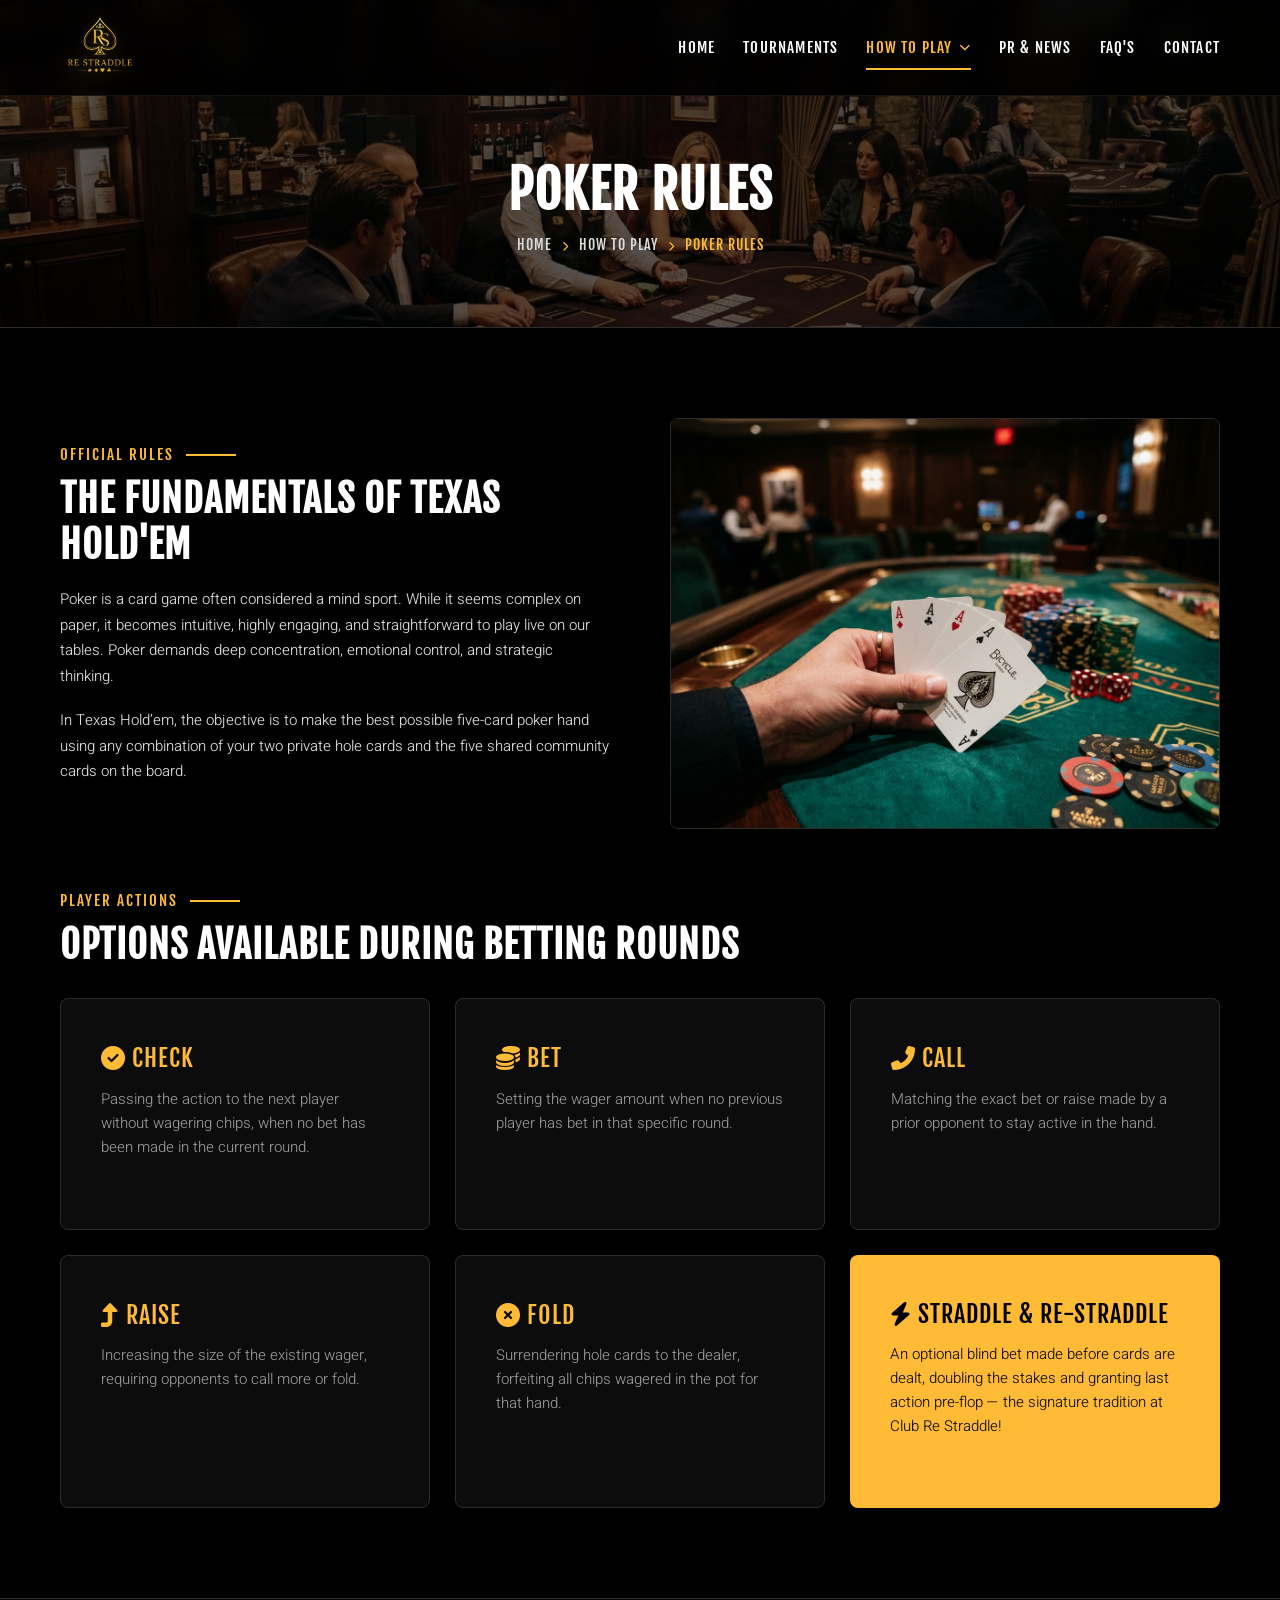
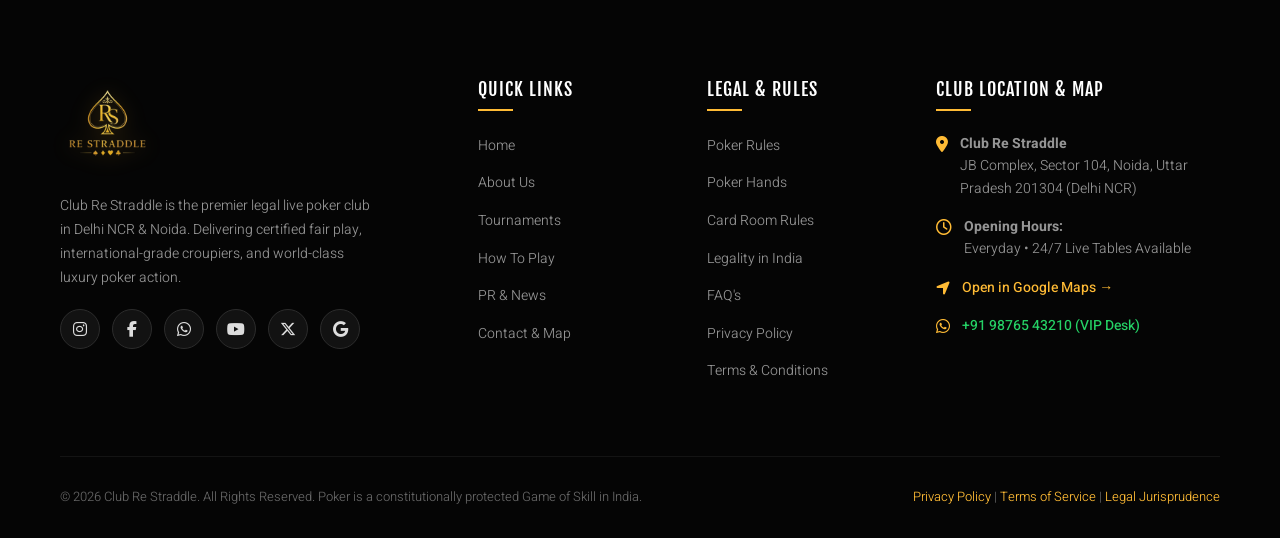
<file: poker-rules.html>
<!DOCTYPE html>
<html lang="en">
<head>
  <meta charset="UTF-8" />
  <meta name="viewport" content="width=device-width, initial-scale=1.0" />
  <title>Texas Hold'em &amp; PLO Poker Rules | Club Re Straddle Noida Delhi NCR</title>
  <link rel="icon" type="image/png" href="images/favicon.png" />
  <meta name="description" content="Official live Texas Hold'em &amp; Omaha poker rules at Club Re Straddle in Noida Sector 104. Detailed rules on blinds, straddles, re-straddles, betting actions &amp; showdowns." />
  <meta name="keywords" content="poker rules, texas holdem rules delhi, plo poker rules noida, re straddle rule poker, live poker card room rules, club re straddle rules" />
  <meta name="robots" content="index, follow, max-image-preview:large, max-snippet:-1, max-video-preview:-1" />
  <link rel="canonical" href="https://www.clubrestraddle.com/poker-rules" />

  <!-- Geo Meta Tags -->
  <meta name="geo.region" content="IN-UP" />
  <meta name="geo.placename" content="Noida, Sector 104, Delhi NCR" />
  <meta name="geo.position" content="28.535516;77.368812" />
  <meta name="ICBM" content="28.535516, 77.368812" />

  <!-- Open Graph -->
  <meta property="og:locale" content="en_IN" />
  <meta property="og:type" content="article" />
  <meta property="og:title" content="Texas Hold'em &amp; PLO Poker Rules - Club Re Straddle" />
  <meta property="og:description" content="Official live card room poker rules, straddle structures, and hand showdown protocols." />
  <meta property="og:url" content="https://www.clubrestraddle.com/poker-rules" />
  <meta property="og:site_name" content="Club Re Straddle" />
  <meta property="og:image" content="https://www.clubrestraddle.com/images/hero_poker_table.jpg" />

  <link rel="stylesheet" href="https://cdnjs.cloudflare.com/ajax/libs/font-awesome/6.5.1/css/all.min.css" />
  <link rel="stylesheet" href="css/style.css" />

  <script type="application/ld+json">
  {
    "@context": "https://schema.org",
    "@graph": [
      {
        "@type": ["SportsClub", "EntertainmentBusiness", "LocalBusiness"],
        "@id": "https://www.clubrestraddle.com/#business",
        "name": "Club Re Straddle",
        "url": "https://www.clubrestraddle.com/",
        "logo": "https://www.clubrestraddle.com/images/logo-transparent.png",
        "telephone": "+919876543210",
        "address": {
          "@type": "PostalAddress",
          "streetAddress": "JB Complex, Sector 104",
          "addressLocality": "Noida",
          "addressRegion": "Uttar Pradesh",
          "postalCode": "201304",
          "addressCountry": "IN"
        },
        "sameAs": [
          "https://www.instagram.com/clubrestraddle/",
          "https://www.facebook.com/clubrestraddle/",
          "https://www.youtube.com/@clubrestraddle",
          "https://x.com/clubrestraddle",
          "https://www.linkedin.com/company/club-re-straddle",
          "https://maps.google.com/?q=Club+Re+Straddle+JB+Complex+Sector+104+Noida"
        ]
      },
      {
        "@type": "BreadcrumbList",
        "itemListElement": [
          {
            "@type": "ListItem",
            "position": 1,
            "name": "Home",
            "item": "https://www.clubrestraddle.com/"
          },
          {
            "@type": "ListItem",
            "position": 2,
            "name": "Poker Rules",
            "item": "https://www.clubrestraddle.com/poker-rules"
          }
        ]
      }
    ]
  }
  </script>
</head>
<body>

  <!-- Header -->
  <header class="header">
    <div class="nav-container">
      <a href="/" class="logo-wrapper">
        <img src="images/logo-transparent.png" alt="Club Re Straddle Logo" class="logo-img" />
      </a>
      <nav class="nav-menu">
        <div class="nav-item"><a href="/" class="nav-link">HOME</a></div>
        <div class="nav-item"><a href="tournaments" class="nav-link">TOURNAMENTS</a></div>
        <div class="nav-item has-dropdown">
          <a href="how-to-play" class="nav-link active">
            HOW TO PLAY <i class="fas fa-chevron-down" style="font-size: 11px;"></i>
          </a>
          <div class="dropdown-menu">
            <div class="dropdown-item"><a href="poker-rules">POKER RULES</a></div>
            <div class="dropdown-item"><a href="poker-strategy">POKER STRATEGY</a></div>
            <div class="dropdown-item"><a href="poker-hands">POKER HANDS</a></div>
            <div class="dropdown-item"><a href="card-room-rules">CARD ROOM RULES</a></div>
          </div>
        </div>
        <div class="nav-item"><a href="pr-news" class="nav-link">PR & NEWS</a></div>
        <div class="nav-item"><a href="faqs" class="nav-link">FAQ'S</a></div>
        <div class="nav-item"><a href="contact" class="nav-link">CONTACT</a></div>
      </nav>
      <button class="mobile-toggle"><i class="fas fa-bars"></i></button>
    </div>
  </header>

  <!-- Page Hero -->
  <section class="page-hero">
    <div class="container page-hero-content">
      <h1 class="page-title">POKER RULES</h1>
      <div class="breadcrumb">
        <a href="/">HOME</a> <i class="fas fa-chevron-right" style="font-size: 10px; color: var(--accent-color);"></i> 
        <a href="how-to-play">HOW TO PLAY</a> <i class="fas fa-chevron-right" style="font-size: 10px; color: var(--accent-color);"></i>
        <span>POKER RULES</span>
      </div>
    </div>
  </section>

  <!-- Rules Content -->
  <section class="section">
    <div class="container">
      <div class="two-col-grid" style="margin-bottom: 60px;">
        <div class="content-col">
          <div class="section-tag">OFFICIAL RULES</div>
          <h2>THE FUNDAMENTALS OF TEXAS HOLD'EM</h2>
          <p>
            Poker is a card game often considered a mind sport. While it seems complex on paper, it becomes intuitive, highly engaging, and straightforward to play live on our tables. Poker demands deep concentration, emotional control, and strategic thinking.
          </p>
          <p>
            In Texas Hold’em, the objective is to make the best possible five-card poker hand using any combination of your two private hole cards and the five shared community cards on the board.
          </p>
        </div>
        <div class="img-frame">
          <img src="images/four_aces_luxury.jpg" alt="Poker Rules and Winning Hands at Club Re Straddle" />
        </div>
      </div>

      <!-- Action Options Grid -->
      <div class="section-tag">PLAYER ACTIONS</div>
      <h2>OPTIONS AVAILABLE DURING BETTING ROUNDS</h2>
      
      <div style="display: grid; grid-template-columns: repeat(3, 1fr); gap: 25px; margin-top: 30px;">
        <div class="info-card dark" style="border-radius: 8px; border: 1px solid var(--border-color);">
          <h3 style="color: var(--accent-color);"><i class="fas fa-check-circle"></i> Check</h3>
          <p>Passing the action to the next player without wagering chips, when no bet has been made in the current round.</p>
        </div>

        <div class="info-card dark" style="border-radius: 8px; border: 1px solid var(--border-color);">
          <h3 style="color: var(--accent-color);"><i class="fas fa-coins"></i> Bet</h3>
          <p>Setting the wager amount when no previous player has bet in that specific round.</p>
        </div>

        <div class="info-card dark" style="border-radius: 8px; border: 1px solid var(--border-color);">
          <h3 style="color: var(--accent-color);"><i class="fas fa-phone-alt"></i> Call</h3>
          <p>Matching the exact bet or raise made by a prior opponent to stay active in the hand.</p>
        </div>

        <div class="info-card dark" style="border-radius: 8px; border: 1px solid var(--border-color);">
          <h3 style="color: var(--accent-color);"><i class="fas fa-level-up-alt"></i> Raise</h3>
          <p>Increasing the size of the existing wager, requiring opponents to call more or fold.</p>
        </div>

        <div class="info-card dark" style="border-radius: 8px; border: 1px solid var(--border-color);">
          <h3 style="color: var(--accent-color);"><i class="fas fa-times-circle"></i> Fold</h3>
          <p>Surrendering hole cards to the dealer, forfeiting all chips wagered in the pot for that hand.</p>
        </div>

        <div class="info-card gold" style="border-radius: 8px;">
          <h3><i class="fas fa-bolt"></i> Straddle & Re-Straddle</h3>
          <p>An optional blind bet made before cards are dealt, doubling the stakes and granting last action pre-flop — the signature tradition at Club Re Straddle!</p>
        </div>
      </div>
    </div>
  </section>

  <!-- Footer -->
  <footer class="footer">
    <div class="container">
      <div class="footer-top">
        <div class="footer-about">
          <img src="images/logo-transparent.png" alt="Club Re Straddle Logo" class="footer-logo" />
          <p>
            Club Re Straddle is the premier legal live poker club in Delhi NCR &amp; Noida. Delivering certified fair play, international-grade croupiers, and world-class luxury poker action.
          </p>
          <div class="footer-social-bar">
            <a href="https://www.instagram.com/clubrestraddle/" target="_blank" rel="noopener" class="social-icon-btn" aria-label="Club Re Straddle Instagram"><i class="fab fa-instagram"></i></a>
            <a href="https://www.facebook.com/clubrestraddle/" target="_blank" rel="noopener" class="social-icon-btn" aria-label="Club Re Straddle Facebook"><i class="fab fa-facebook-f"></i></a>
            <a href="https://api.whatsapp.com/send?phone=919876543210&text=Hi%20Club%20Re%20Straddle%2C%20I%20want%20to%20reserve%20a%20seat" target="_blank" rel="noopener" class="social-icon-btn" aria-label="Club Re Straddle WhatsApp"><i class="fab fa-whatsapp"></i></a>
            <a href="https://www.youtube.com/@clubrestraddle" target="_blank" rel="noopener" class="social-icon-btn" aria-label="Club Re Straddle YouTube"><i class="fab fa-youtube"></i></a>
            <a href="https://x.com/clubrestraddle" target="_blank" rel="noopener" class="social-icon-btn" aria-label="Club Re Straddle X Twitter"><i class="fab fa-x-twitter"></i></a>
            <a href="https://maps.google.com/?q=Club+Re+Straddle+JB+Complex+Sector+104+Noida" target="_blank" rel="noopener" class="social-icon-btn" aria-label="Club Re Straddle Google Business Profile"><i class="fab fa-google"></i></a>
          </div>
        </div>

        <div class="footer-col">
          <h4>QUICK LINKS</h4>
          <ul class="footer-links">
            <li><a href="/">Home</a></li>
            <li><a href="about-us">About Us</a></li>
            <li><a href="tournaments">Tournaments</a></li>
            <li><a href="how-to-play">How To Play</a></li>
            <li><a href="pr-news">PR &amp; News</a></li>
            <li><a href="contact">Contact &amp; Map</a></li>
          </ul>
        </div>

        <div class="footer-col">
          <h4>LEGAL &amp; RULES</h4>
          <ul class="footer-links">
            <li><a href="poker-rules">Poker Rules</a></li>
            <li><a href="poker-hands">Poker Hands</a></li>
            <li><a href="card-room-rules">Card Room Rules</a></li>
            <li><a href="legality">Legality in India</a></li>
            <li><a href="faqs">FAQ's</a></li>
            <li><a href="privacy-policy">Privacy Policy</a></li>
            <li><a href="terms">Terms &amp; Conditions</a></li>
          </ul>
        </div>

        <div class="footer-col">
          <h4>CLUB LOCATION &amp; MAP</h4>
          <div class="footer-contact-item">
            <i class="fas fa-map-marker-alt"></i>
            <div>
              <strong>Club Re Straddle</strong><br>
              JB Complex, Sector 104, Noida, Uttar Pradesh 201304 (Delhi NCR)
            </div>
          </div>
          <div class="footer-contact-item">
            <i class="far fa-clock"></i>
            <div>
              <strong>Opening Hours:</strong><br>
              Everyday • 24/7 Live Tables Available
            </div>
          </div>
          <div class="footer-contact-item">
            <i class="fas fa-location-arrow"></i>
            <div>
              <a href="https://maps.google.com/?q=Club+Re+Straddle+JB+Complex+Sector+104+Noida" target="_blank" rel="noopener" style="color: var(--accent-color); font-weight: 500;">Open in Google Maps &rarr;</a>
            </div>
          </div>
          <div class="footer-contact-item">
            <i class="fab fa-whatsapp"></i>
            <div>
              <a href="https://api.whatsapp.com/send?phone=919876543210&text=Hi%20Club%20Re%20Straddle%2C%20I%20want%20to%20reserve%20a%20seat" target="_blank" rel="noopener" style="color: #25D366; font-weight: 500;">+91 98765 43210 (VIP Desk)</a>
            </div>
          </div>
        </div>
      </div>

      <div class="footer-bottom">
        <div>&copy; 2026 Club Re Straddle. All Rights Reserved. Poker is a constitutionally protected Game of Skill in India.</div>
        <div>
          <a href="privacy-policy">Privacy Policy</a> | 
          <a href="terms">Terms of Service</a> | 
          <a href="legality">Legal Jurisprudence</a>
        </div>
      </div>
    </div>
  </footer>

  <script src="js/main.js"></script>
</body>
</html>
</file>
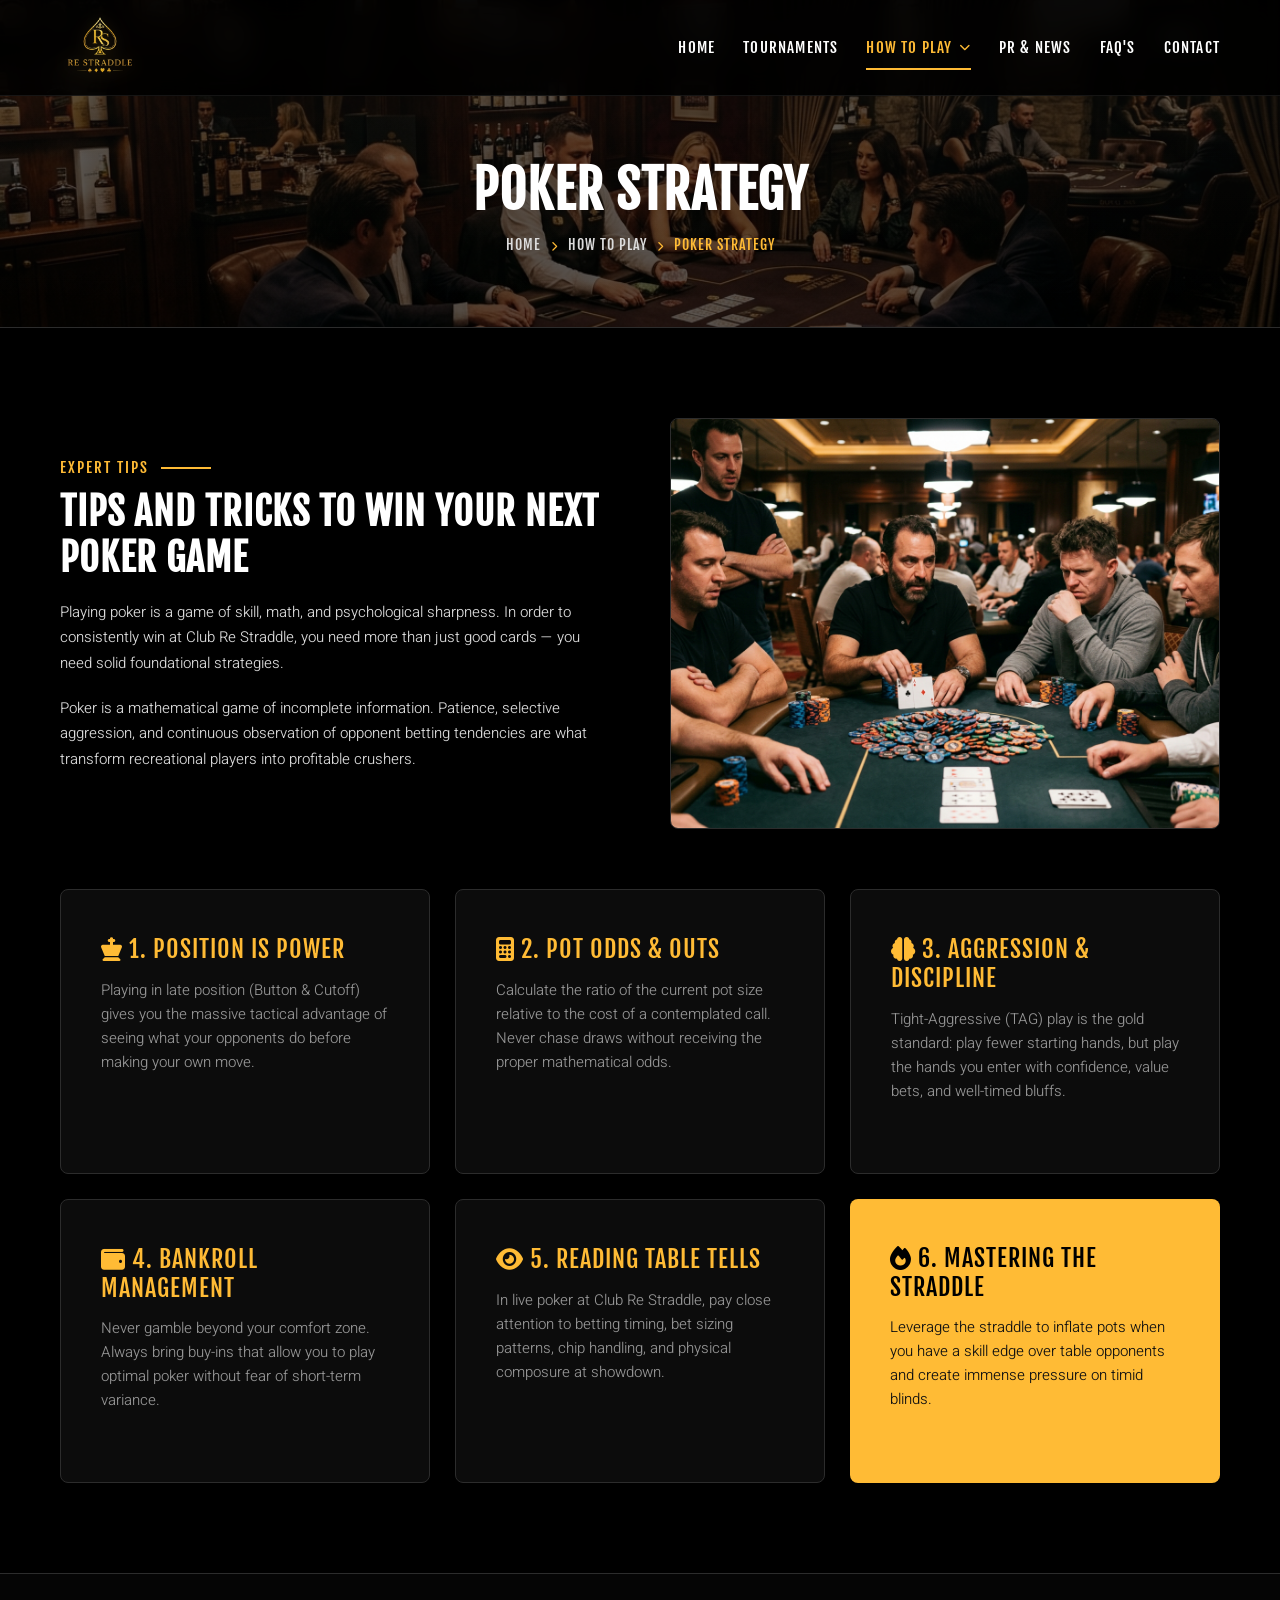
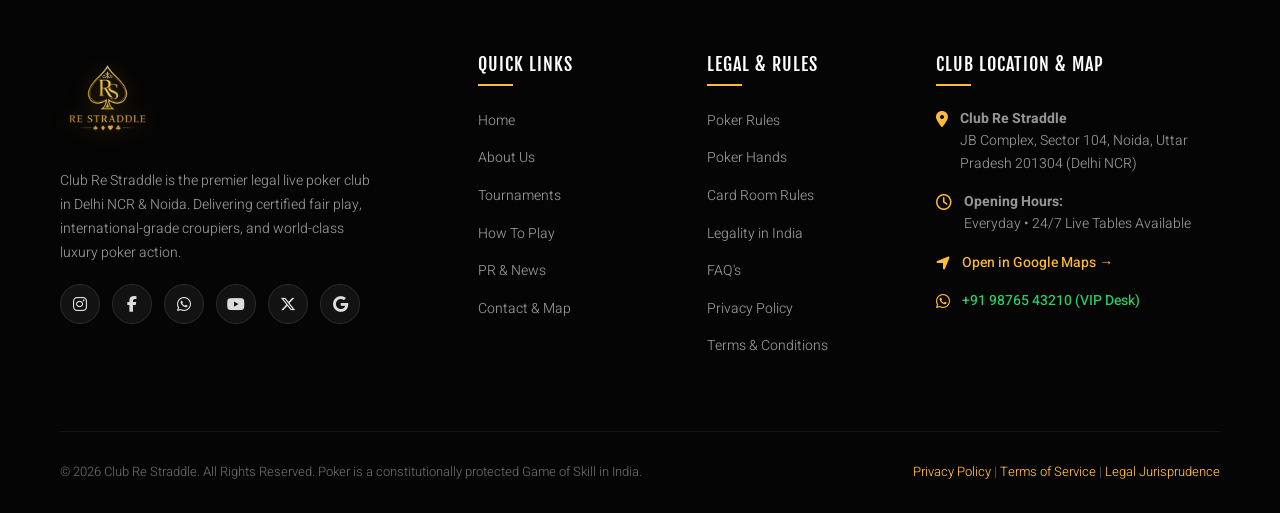
<file: poker-strategy.html>
<!DOCTYPE html>
<html lang="en">
<head>
  <meta charset="UTF-8" />
  <meta name="viewport" content="width=device-width, initial-scale=1.0" />
  <title>Winning Live Poker Strategies &amp; Bankroll Guide | Club Re Straddle Noida</title>
  <link rel="icon" type="image/png" href="images/favicon.png" />
  <meta name="description" content="Pro tips and winning live poker strategies at Club Re Straddle in Noida Sector 104. Master position, pot odds calculation, straddle play &amp; player psychology." />
  <meta name="keywords" content="live poker strategy, cash game poker tips delhi, straddle strategy poker, poker bankroll management noida, pot odds poker guide" />
  <meta name="robots" content="index, follow, max-image-preview:large, max-snippet:-1, max-video-preview:-1" />
  <link rel="canonical" href="https://www.clubrestraddle.com/poker-strategy" />

  <!-- Geo Meta Tags -->
  <meta name="geo.region" content="IN-UP" />
  <meta name="geo.placename" content="Noida, Sector 104, Delhi NCR" />
  <meta name="geo.position" content="28.535516;77.368812" />
  <meta name="ICBM" content="28.535516, 77.368812" />

  <!-- Open Graph -->
  <meta property="og:locale" content="en_IN" />
  <meta property="og:type" content="article" />
  <meta property="og:title" content="Winning Live Poker Strategies - Club Re Straddle" />
  <meta property="og:description" content="Advanced concepts, position mastery, and live straddle strategies for deep-stack cash tables in Delhi NCR." />
  <meta property="og:url" content="https://www.clubrestraddle.com/poker-strategy" />
  <meta property="og:site_name" content="Club Re Straddle" />
  <meta property="og:image" content="https://www.clubrestraddle.com/images/hero_poker_table.jpg" />

  <link rel="stylesheet" href="https://cdnjs.cloudflare.com/ajax/libs/font-awesome/6.5.1/css/all.min.css" />
  <link rel="stylesheet" href="css/style.css" />

  <script type="application/ld+json">
  {
    "@context": "https://schema.org",
    "@graph": [
      {
        "@type": ["SportsClub", "EntertainmentBusiness", "LocalBusiness"],
        "@id": "https://www.clubrestraddle.com/#business",
        "name": "Club Re Straddle",
        "url": "https://www.clubrestraddle.com/",
        "logo": "https://www.clubrestraddle.com/images/logo-transparent.png",
        "telephone": "+919876543210",
        "address": {
          "@type": "PostalAddress",
          "streetAddress": "JB Complex, Sector 104",
          "addressLocality": "Noida",
          "addressRegion": "Uttar Pradesh",
          "postalCode": "201304",
          "addressCountry": "IN"
        },
        "sameAs": [
          "https://www.instagram.com/clubrestraddle/",
          "https://www.facebook.com/clubrestraddle/",
          "https://www.youtube.com/@clubrestraddle",
          "https://x.com/clubrestraddle",
          "https://www.linkedin.com/company/club-re-straddle",
          "https://maps.google.com/?q=Club+Re+Straddle+JB+Complex+Sector+104+Noida"
        ]
      },
      {
        "@type": "BreadcrumbList",
        "itemListElement": [
          {
            "@type": "ListItem",
            "position": 1,
            "name": "Home",
            "item": "https://www.clubrestraddle.com/"
          },
          {
            "@type": "ListItem",
            "position": 2,
            "name": "Poker Strategy",
            "item": "https://www.clubrestraddle.com/poker-strategy"
          }
        ]
      }
    ]
  }
  </script>
</head>
<body>

  <!-- Header -->
  <header class="header">
    <div class="nav-container">
      <a href="/" class="logo-wrapper">
        <img src="images/logo-transparent.png" alt="Club Re Straddle Logo" class="logo-img" />
      </a>
      <nav class="nav-menu">
        <div class="nav-item"><a href="/" class="nav-link">HOME</a></div>
        <div class="nav-item"><a href="tournaments" class="nav-link">TOURNAMENTS</a></div>
        <div class="nav-item has-dropdown">
          <a href="how-to-play" class="nav-link active">
            HOW TO PLAY <i class="fas fa-chevron-down" style="font-size: 11px;"></i>
          </a>
          <div class="dropdown-menu">
            <div class="dropdown-item"><a href="poker-rules">POKER RULES</a></div>
            <div class="dropdown-item"><a href="poker-strategy">POKER STRATEGY</a></div>
            <div class="dropdown-item"><a href="poker-hands">POKER HANDS</a></div>
            <div class="dropdown-item"><a href="card-room-rules">CARD ROOM RULES</a></div>
          </div>
        </div>
        <div class="nav-item"><a href="pr-news" class="nav-link">PR & NEWS</a></div>
        <div class="nav-item"><a href="faqs" class="nav-link">FAQ'S</a></div>
        <div class="nav-item"><a href="contact" class="nav-link">CONTACT</a></div>
      </nav>
      <button class="mobile-toggle"><i class="fas fa-bars"></i></button>
    </div>
  </header>

  <!-- Page Hero -->
  <section class="page-hero">
    <div class="container page-hero-content">
      <h1 class="page-title">POKER STRATEGY</h1>
      <div class="breadcrumb">
        <a href="/">HOME</a> <i class="fas fa-chevron-right" style="font-size: 10px; color: var(--accent-color);"></i> 
        <a href="how-to-play">HOW TO PLAY</a> <i class="fas fa-chevron-right" style="font-size: 10px; color: var(--accent-color);"></i>
        <span>POKER STRATEGY</span>
      </div>
    </div>
  </section>

  <!-- Strategy Content -->
  <section class="section">
    <div class="container">
      <div class="two-col-grid" style="margin-bottom: 60px;">
        <div class="content-col">
          <div class="section-tag">EXPERT TIPS</div>
          <h2>TIPS AND TRICKS TO WIN YOUR NEXT POKER GAME</h2>
          <p>
            Playing poker is a game of skill, math, and psychological sharpness. In order to consistently win at Club Re Straddle, you need more than just good cards — you need solid foundational strategies.
          </p>
          <p>
            Poker is a mathematical game of incomplete information. Patience, selective aggression, and continuous observation of opponent betting tendencies are what transform recreational players into profitable crushers.
          </p>
        </div>

        <div class="img-frame">
          <img src="images/pocket_aces_showdown.jpg" alt="Poker Strategy in Action at Club Re Straddle" />
        </div>
      </div>

      <!-- Strategy Cards Grid -->
      <div style="display: grid; grid-template-columns: repeat(3, 1fr); gap: 25px;">
        <div class="info-card dark" style="border-radius: 8px; border: 1px solid var(--border-color);">
          <h3 style="color: var(--accent-color);"><i class="fas fa-chess-king"></i> 1. Position is Power</h3>
          <p>Playing in late position (Button & Cutoff) gives you the massive tactical advantage of seeing what your opponents do before making your own move.</p>
        </div>

        <div class="info-card dark" style="border-radius: 8px; border: 1px solid var(--border-color);">
          <h3 style="color: var(--accent-color);"><i class="fas fa-calculator"></i> 2. Pot Odds & Outs</h3>
          <p>Calculate the ratio of the current pot size relative to the cost of a contemplated call. Never chase draws without receiving the proper mathematical odds.</p>
        </div>

        <div class="info-card dark" style="border-radius: 8px; border: 1px solid var(--border-color);">
          <h3 style="color: var(--accent-color);"><i class="fas fa-brain"></i> 3. Aggression & Discipline</h3>
          <p>Tight-Aggressive (TAG) play is the gold standard: play fewer starting hands, but play the hands you enter with confidence, value bets, and well-timed bluffs.</p>
        </div>

        <div class="info-card dark" style="border-radius: 8px; border: 1px solid var(--border-color);">
          <h3 style="color: var(--accent-color);"><i class="fas fa-wallet"></i> 4. Bankroll Management</h3>
          <p>Never gamble beyond your comfort zone. Always bring buy-ins that allow you to play optimal poker without fear of short-term variance.</p>
        </div>

        <div class="info-card dark" style="border-radius: 8px; border: 1px solid var(--border-color);">
          <h3 style="color: var(--accent-color);"><i class="fas fa-eye"></i> 5. Reading Table Tells</h3>
          <p>In live poker at Club Re Straddle, pay close attention to betting timing, bet sizing patterns, chip handling, and physical composure at showdown.</p>
        </div>

        <div class="info-card gold" style="border-radius: 8px;">
          <h3><i class="fas fa-fire"></i> 6. Mastering The Straddle</h3>
          <p>Leverage the straddle to inflate pots when you have a skill edge over table opponents and create immense pressure on timid blinds.</p>
        </div>
      </div>
    </div>
  </section>

  <!-- Footer -->
  <footer class="footer">
    <div class="container">
      <div class="footer-top">
        <div class="footer-about">
          <img src="images/logo-transparent.png" alt="Club Re Straddle Logo" class="footer-logo" />
          <p>
            Club Re Straddle is the premier legal live poker club in Delhi NCR &amp; Noida. Delivering certified fair play, international-grade croupiers, and world-class luxury poker action.
          </p>
          <div class="footer-social-bar">
            <a href="https://www.instagram.com/clubrestraddle/" target="_blank" rel="noopener" class="social-icon-btn" aria-label="Club Re Straddle Instagram"><i class="fab fa-instagram"></i></a>
            <a href="https://www.facebook.com/clubrestraddle/" target="_blank" rel="noopener" class="social-icon-btn" aria-label="Club Re Straddle Facebook"><i class="fab fa-facebook-f"></i></a>
            <a href="https://api.whatsapp.com/send?phone=919876543210&text=Hi%20Club%20Re%20Straddle%2C%20I%20want%20to%20reserve%20a%20seat" target="_blank" rel="noopener" class="social-icon-btn" aria-label="Club Re Straddle WhatsApp"><i class="fab fa-whatsapp"></i></a>
            <a href="https://www.youtube.com/@clubrestraddle" target="_blank" rel="noopener" class="social-icon-btn" aria-label="Club Re Straddle YouTube"><i class="fab fa-youtube"></i></a>
            <a href="https://x.com/clubrestraddle" target="_blank" rel="noopener" class="social-icon-btn" aria-label="Club Re Straddle X Twitter"><i class="fab fa-x-twitter"></i></a>
            <a href="https://maps.google.com/?q=Club+Re+Straddle+JB+Complex+Sector+104+Noida" target="_blank" rel="noopener" class="social-icon-btn" aria-label="Club Re Straddle Google Business Profile"><i class="fab fa-google"></i></a>
          </div>
        </div>

        <div class="footer-col">
          <h4>QUICK LINKS</h4>
          <ul class="footer-links">
            <li><a href="/">Home</a></li>
            <li><a href="about-us">About Us</a></li>
            <li><a href="tournaments">Tournaments</a></li>
            <li><a href="how-to-play">How To Play</a></li>
            <li><a href="pr-news">PR &amp; News</a></li>
            <li><a href="contact">Contact &amp; Map</a></li>
          </ul>
        </div>

        <div class="footer-col">
          <h4>LEGAL &amp; RULES</h4>
          <ul class="footer-links">
            <li><a href="poker-rules">Poker Rules</a></li>
            <li><a href="poker-hands">Poker Hands</a></li>
            <li><a href="card-room-rules">Card Room Rules</a></li>
            <li><a href="legality">Legality in India</a></li>
            <li><a href="faqs">FAQ's</a></li>
            <li><a href="privacy-policy">Privacy Policy</a></li>
            <li><a href="terms">Terms &amp; Conditions</a></li>
          </ul>
        </div>

        <div class="footer-col">
          <h4>CLUB LOCATION &amp; MAP</h4>
          <div class="footer-contact-item">
            <i class="fas fa-map-marker-alt"></i>
            <div>
              <strong>Club Re Straddle</strong><br>
              JB Complex, Sector 104, Noida, Uttar Pradesh 201304 (Delhi NCR)
            </div>
          </div>
          <div class="footer-contact-item">
            <i class="far fa-clock"></i>
            <div>
              <strong>Opening Hours:</strong><br>
              Everyday • 24/7 Live Tables Available
            </div>
          </div>
          <div class="footer-contact-item">
            <i class="fas fa-location-arrow"></i>
            <div>
              <a href="https://maps.google.com/?q=Club+Re+Straddle+JB+Complex+Sector+104+Noida" target="_blank" rel="noopener" style="color: var(--accent-color); font-weight: 500;">Open in Google Maps &rarr;</a>
            </div>
          </div>
          <div class="footer-contact-item">
            <i class="fab fa-whatsapp"></i>
            <div>
              <a href="https://api.whatsapp.com/send?phone=919876543210&text=Hi%20Club%20Re%20Straddle%2C%20I%20want%20to%20reserve%20a%20seat" target="_blank" rel="noopener" style="color: #25D366; font-weight: 500;">+91 98765 43210 (VIP Desk)</a>
            </div>
          </div>
        </div>
      </div>

      <div class="footer-bottom">
        <div>&copy; 2026 Club Re Straddle. All Rights Reserved. Poker is a constitutionally protected Game of Skill in India.</div>
        <div>
          <a href="privacy-policy">Privacy Policy</a> | 
          <a href="terms">Terms of Service</a> | 
          <a href="legality">Legal Jurisprudence</a>
        </div>
      </div>
    </div>
  </footer>

  <script src="js/main.js"></script>
</body>
</html>
</file>
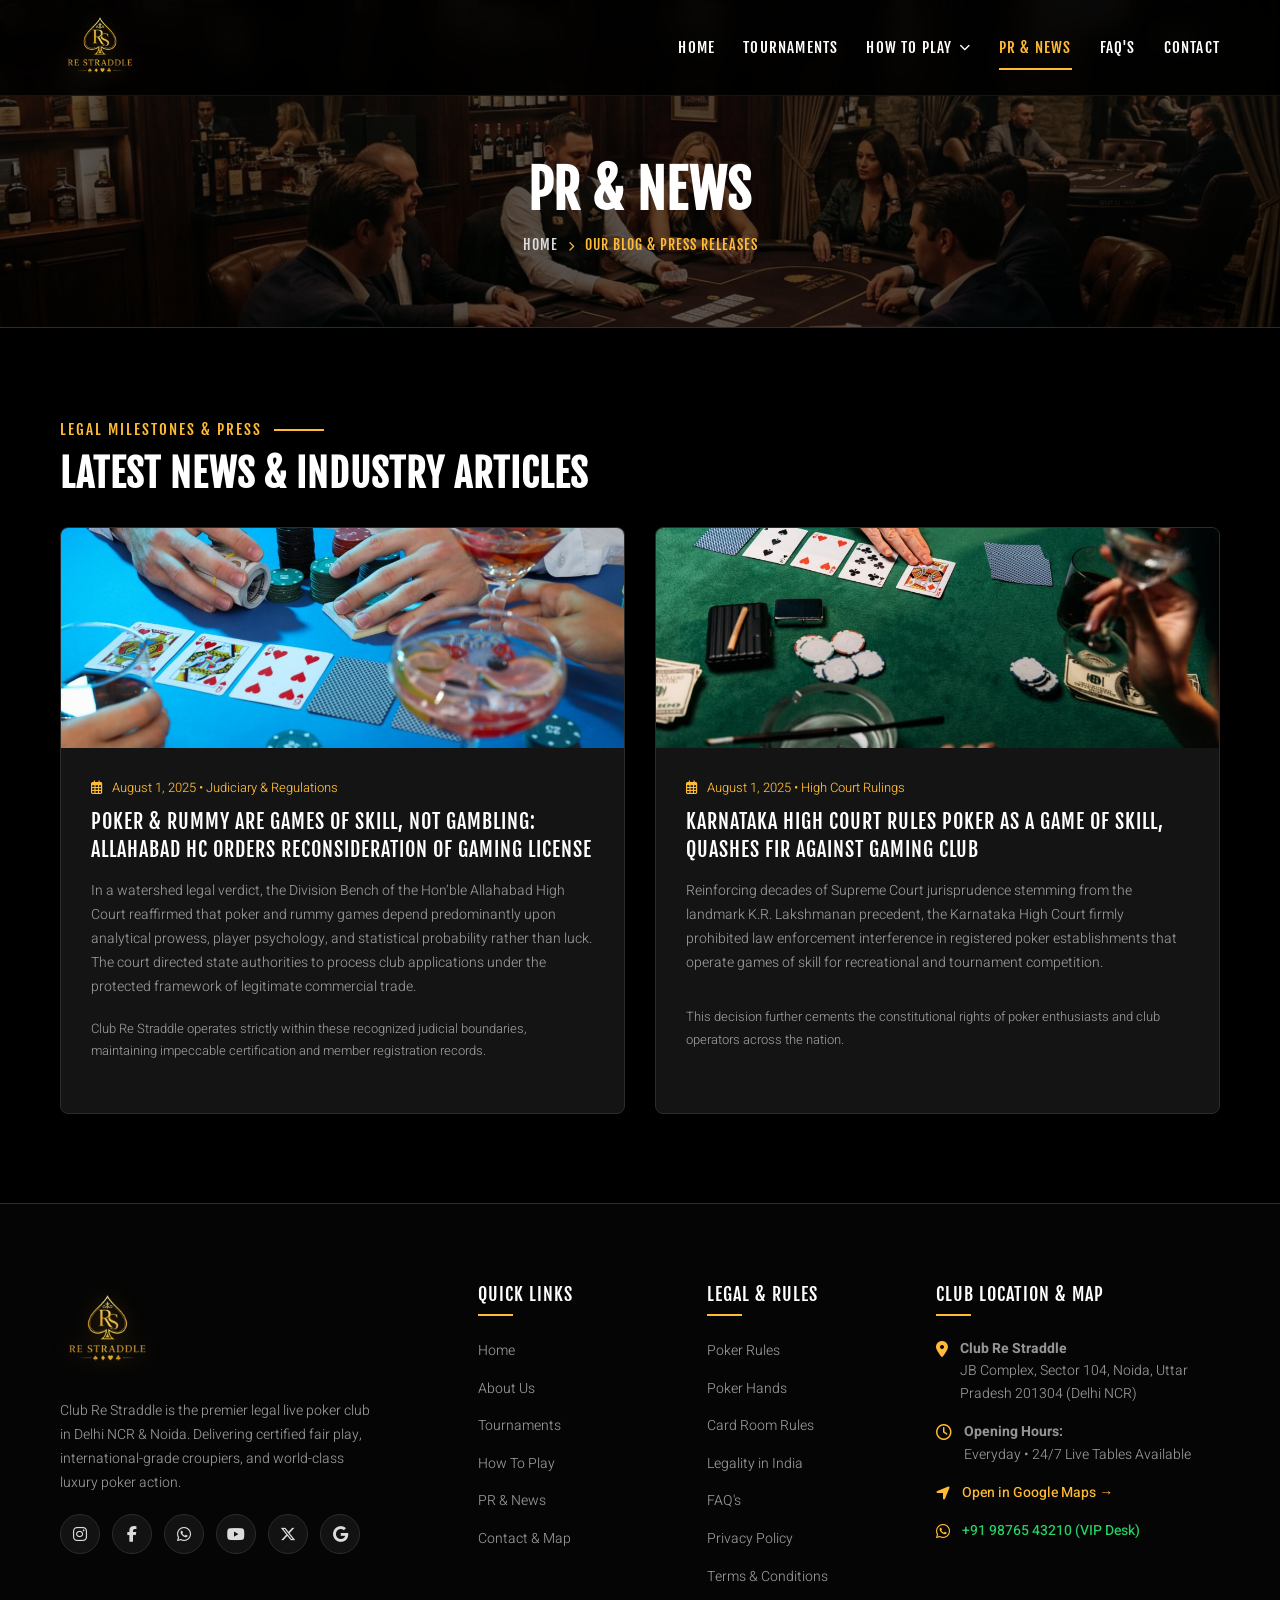
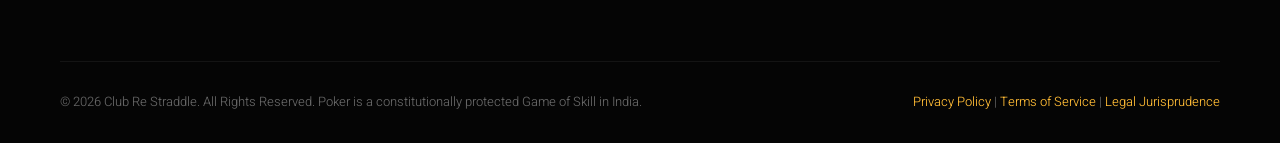
<file: pr-news.html>
<!DOCTYPE html>
<html lang="en">
<head>
  <meta charset="UTF-8" />
  <meta name="viewport" content="width=device-width, initial-scale=1.0" />
  <title>PR &amp; Legal News | High Court Precedents - Club Re Straddle Noida Delhi NCR</title>
  <link rel="icon" type="image/png" href="images/favicon.png" />
  <meta name="description" content="Stay updated with official PR news, High Court rulings, legal poker jurisprudence, tournament results, and club announcements from Club Re Straddle Noida." />
  <meta name="keywords" content="poker news delhi, poker legal news india, high court poker judgment, club re straddle announcements, poker updates noida" />
  <meta name="robots" content="index, follow, max-image-preview:large, max-snippet:-1, max-video-preview:-1" />
  <link rel="canonical" href="https://www.clubrestraddle.com/pr-news" />

  <!-- Geo Meta Tags -->
  <meta name="geo.region" content="IN-UP" />
  <meta name="geo.placename" content="Noida, Sector 104, Delhi NCR" />
  <meta name="geo.position" content="28.535516;77.368812" />
  <meta name="ICBM" content="28.535516, 77.368812" />

  <!-- Open Graph -->
  <meta property="og:locale" content="en_IN" />
  <meta property="og:type" content="website" />
  <meta property="og:title" content="PR &amp; Legal News - Club Re Straddle" />
  <meta property="og:description" content="Latest High Court rulings, tournament announcements, and poker news from Club Re Straddle Noida." />
  <meta property="og:url" content="https://www.clubrestraddle.com/pr-news" />
  <meta property="og:site_name" content="Club Re Straddle" />
  <meta property="og:image" content="https://www.clubrestraddle.com/images/hero_poker_table.jpg" />

  <link rel="stylesheet" href="https://cdnjs.cloudflare.com/ajax/libs/font-awesome/6.5.1/css/all.min.css" />
  <link rel="stylesheet" href="css/style.css" />

  <script type="application/ld+json">
  {
    "@context": "https://schema.org",
    "@graph": [
      {
        "@type": ["SportsClub", "EntertainmentBusiness", "LocalBusiness"],
        "@id": "https://www.clubrestraddle.com/#business",
        "name": "Club Re Straddle",
        "url": "https://www.clubrestraddle.com/",
        "logo": "https://www.clubrestraddle.com/images/logo-transparent.png",
        "telephone": "+919876543210",
        "address": {
          "@type": "PostalAddress",
          "streetAddress": "JB Complex, Sector 104",
          "addressLocality": "Noida",
          "addressRegion": "Uttar Pradesh",
          "postalCode": "201304",
          "addressCountry": "IN"
        },
        "sameAs": [
          "https://www.instagram.com/clubrestraddle/",
          "https://www.facebook.com/clubrestraddle/",
          "https://www.youtube.com/@clubrestraddle",
          "https://x.com/clubrestraddle",
          "https://www.linkedin.com/company/club-re-straddle",
          "https://maps.google.com/?q=Club+Re+Straddle+JB+Complex+Sector+104+Noida"
        ]
      },
      {
        "@type": "BreadcrumbList",
        "itemListElement": [
          {
            "@type": "ListItem",
            "position": 1,
            "name": "Home",
            "item": "https://www.clubrestraddle.com/"
          },
          {
            "@type": "ListItem",
            "position": 2,
            "name": "PR & News",
            "item": "https://www.clubrestraddle.com/pr-news"
          }
        ]
      }
    ]
  }
  </script>
</head>
<body>

  <!-- Header -->
  <header class="header">
    <div class="nav-container">
      <a href="/" class="logo-wrapper">
        <img src="images/logo-transparent.png" alt="Club Re Straddle Logo" class="logo-img" />
      </a>
      <nav class="nav-menu">
        <div class="nav-item"><a href="/" class="nav-link">HOME</a></div>
        <div class="nav-item"><a href="tournaments" class="nav-link">TOURNAMENTS</a></div>
        <div class="nav-item has-dropdown">
          <a href="how-to-play" class="nav-link">
            HOW TO PLAY <i class="fas fa-chevron-down" style="font-size: 11px;"></i>
          </a>
          <div class="dropdown-menu">
            <div class="dropdown-item"><a href="poker-rules">POKER RULES</a></div>
            <div class="dropdown-item"><a href="poker-strategy">POKER STRATEGY</a></div>
            <div class="dropdown-item"><a href="poker-hands">POKER HANDS</a></div>
            <div class="dropdown-item"><a href="card-room-rules">CARD ROOM RULES</a></div>
          </div>
        </div>
        <div class="nav-item"><a href="pr-news" class="nav-link active">PR & NEWS</a></div>
        <div class="nav-item"><a href="faqs" class="nav-link">FAQ'S</a></div>
        <div class="nav-item"><a href="contact" class="nav-link">CONTACT</a></div>
      </nav>
      <button class="mobile-toggle"><i class="fas fa-bars"></i></button>
    </div>
  </header>

  <!-- Page Hero -->
  <section class="page-hero">
    <div class="container page-hero-content">
      <h1 class="page-title">PR & NEWS</h1>
      <div class="breadcrumb">
        <a href="/">HOME</a> <i class="fas fa-chevron-right" style="font-size: 10px; color: var(--accent-color);"></i> <span>OUR BLOG & PRESS RELEASES</span>
      </div>
    </div>
  </section>

  <!-- Blog & Articles -->
  <section class="section">
    <div class="container">
      <div class="section-tag">LEGAL MILESTONES & PRESS</div>
      <h2>LATEST NEWS & INDUSTRY ARTICLES</h2>

      <div class="news-grid" style="margin-top: 30px;">
        <!-- Article 1 -->
        <article class="news-card">
          <div class="news-card-img">
            <img src="images/the-concept-of-playing-poker-playing-cards-on-the-2025-03-25-18-53-27-utc-1024x682.jpg" alt="Allahabad HC Decision on Poker" />
          </div>
          <div class="news-card-body">
            <div class="news-meta"><i class="far fa-calendar-alt"></i> August 1, 2025 • Judiciary & Regulations</div>
            <h3 class="news-card-title">Poker & Rummy Are Games Of Skill, Not Gambling: Allahabad HC Orders Reconsideration Of Gaming License</h3>
            <p>
              In a watershed legal verdict, the Division Bench of the Hon’ble Allahabad High Court reaffirmed that poker and rummy games depend predominantly upon analytical prowess, player psychology, and statistical probability rather than luck. The court directed state authorities to process club applications under the protected framework of legitimate commercial trade.
            </p>
            <p style="font-size: 13px; color: var(--text-color);">
              Club Re Straddle operates strictly within these recognized judicial boundaries, maintaining impeccable certification and member registration records.
            </p>
          </div>
        </article>

        <!-- Article 2 -->
        <article class="news-card">
          <div class="news-card-img">
            <img src="images/cropped-image-of-woman-and-tattooed-man-playing-po-2024-11-14-18-33-53-utc-1-1024x683.jpg" alt="Karnataka High Court Judgment" />
          </div>
          <div class="news-card-body">
            <div class="news-meta"><i class="far fa-calendar-alt"></i> August 1, 2025 • High Court Rulings</div>
            <h3 class="news-card-title">Karnataka High Court Rules Poker as a Game of Skill, Quashes FIR Against Gaming Club</h3>
            <p>
              Reinforcing decades of Supreme Court jurisprudence stemming from the landmark K.R. Lakshmanan precedent, the Karnataka High Court firmly prohibited law enforcement interference in registered poker establishments that operate games of skill for recreational and tournament competition.
            </p>
            <p style="font-size: 13px; color: var(--text-color);">
              This decision further cements the constitutional rights of poker enthusiasts and club operators across the nation.
            </p>
          </div>
        </article>
      </div>
    </div>
  </section>

  <!-- Footer -->
  <footer class="footer">
    <div class="container">
      <div class="footer-top">
        <div class="footer-about">
          <img src="images/logo-transparent.png" alt="Club Re Straddle Logo" class="footer-logo" />
          <p>
            Club Re Straddle is the premier legal live poker club in Delhi NCR &amp; Noida. Delivering certified fair play, international-grade croupiers, and world-class luxury poker action.
          </p>
          <div class="footer-social-bar">
            <a href="https://www.instagram.com/clubrestraddle/" target="_blank" rel="noopener" class="social-icon-btn" aria-label="Club Re Straddle Instagram"><i class="fab fa-instagram"></i></a>
            <a href="https://www.facebook.com/clubrestraddle/" target="_blank" rel="noopener" class="social-icon-btn" aria-label="Club Re Straddle Facebook"><i class="fab fa-facebook-f"></i></a>
            <a href="https://api.whatsapp.com/send?phone=919876543210&text=Hi%20Club%20Re%20Straddle%2C%20I%20want%20to%20reserve%20a%20seat" target="_blank" rel="noopener" class="social-icon-btn" aria-label="Club Re Straddle WhatsApp"><i class="fab fa-whatsapp"></i></a>
            <a href="https://www.youtube.com/@clubrestraddle" target="_blank" rel="noopener" class="social-icon-btn" aria-label="Club Re Straddle YouTube"><i class="fab fa-youtube"></i></a>
            <a href="https://x.com/clubrestraddle" target="_blank" rel="noopener" class="social-icon-btn" aria-label="Club Re Straddle X Twitter"><i class="fab fa-x-twitter"></i></a>
            <a href="https://maps.google.com/?q=Club+Re+Straddle+JB+Complex+Sector+104+Noida" target="_blank" rel="noopener" class="social-icon-btn" aria-label="Club Re Straddle Google Business Profile"><i class="fab fa-google"></i></a>
          </div>
        </div>

        <div class="footer-col">
          <h4>QUICK LINKS</h4>
          <ul class="footer-links">
            <li><a href="/">Home</a></li>
            <li><a href="about-us">About Us</a></li>
            <li><a href="tournaments">Tournaments</a></li>
            <li><a href="how-to-play">How To Play</a></li>
            <li><a href="pr-news">PR &amp; News</a></li>
            <li><a href="contact">Contact &amp; Map</a></li>
          </ul>
        </div>

        <div class="footer-col">
          <h4>LEGAL &amp; RULES</h4>
          <ul class="footer-links">
            <li><a href="poker-rules">Poker Rules</a></li>
            <li><a href="poker-hands">Poker Hands</a></li>
            <li><a href="card-room-rules">Card Room Rules</a></li>
            <li><a href="legality">Legality in India</a></li>
            <li><a href="faqs">FAQ's</a></li>
            <li><a href="privacy-policy">Privacy Policy</a></li>
            <li><a href="terms">Terms &amp; Conditions</a></li>
          </ul>
        </div>

        <div class="footer-col">
          <h4>CLUB LOCATION &amp; MAP</h4>
          <div class="footer-contact-item">
            <i class="fas fa-map-marker-alt"></i>
            <div>
              <strong>Club Re Straddle</strong><br>
              JB Complex, Sector 104, Noida, Uttar Pradesh 201304 (Delhi NCR)
            </div>
          </div>
          <div class="footer-contact-item">
            <i class="far fa-clock"></i>
            <div>
              <strong>Opening Hours:</strong><br>
              Everyday • 24/7 Live Tables Available
            </div>
          </div>
          <div class="footer-contact-item">
            <i class="fas fa-location-arrow"></i>
            <div>
              <a href="https://maps.google.com/?q=Club+Re+Straddle+JB+Complex+Sector+104+Noida" target="_blank" rel="noopener" style="color: var(--accent-color); font-weight: 500;">Open in Google Maps &rarr;</a>
            </div>
          </div>
          <div class="footer-contact-item">
            <i class="fab fa-whatsapp"></i>
            <div>
              <a href="https://api.whatsapp.com/send?phone=919876543210&text=Hi%20Club%20Re%20Straddle%2C%20I%20want%20to%20reserve%20a%20seat" target="_blank" rel="noopener" style="color: #25D366; font-weight: 500;">+91 98765 43210 (VIP Desk)</a>
            </div>
          </div>
        </div>
      </div>

      <div class="footer-bottom">
        <div>&copy; 2026 Club Re Straddle. All Rights Reserved. Poker is a constitutionally protected Game of Skill in India.</div>
        <div>
          <a href="privacy-policy">Privacy Policy</a> | 
          <a href="terms">Terms of Service</a> | 
          <a href="legality">Legal Jurisprudence</a>
        </div>
      </div>
    </div>
  </footer>

  <script src="js/main.js"></script>
</body>
</html>
</file>
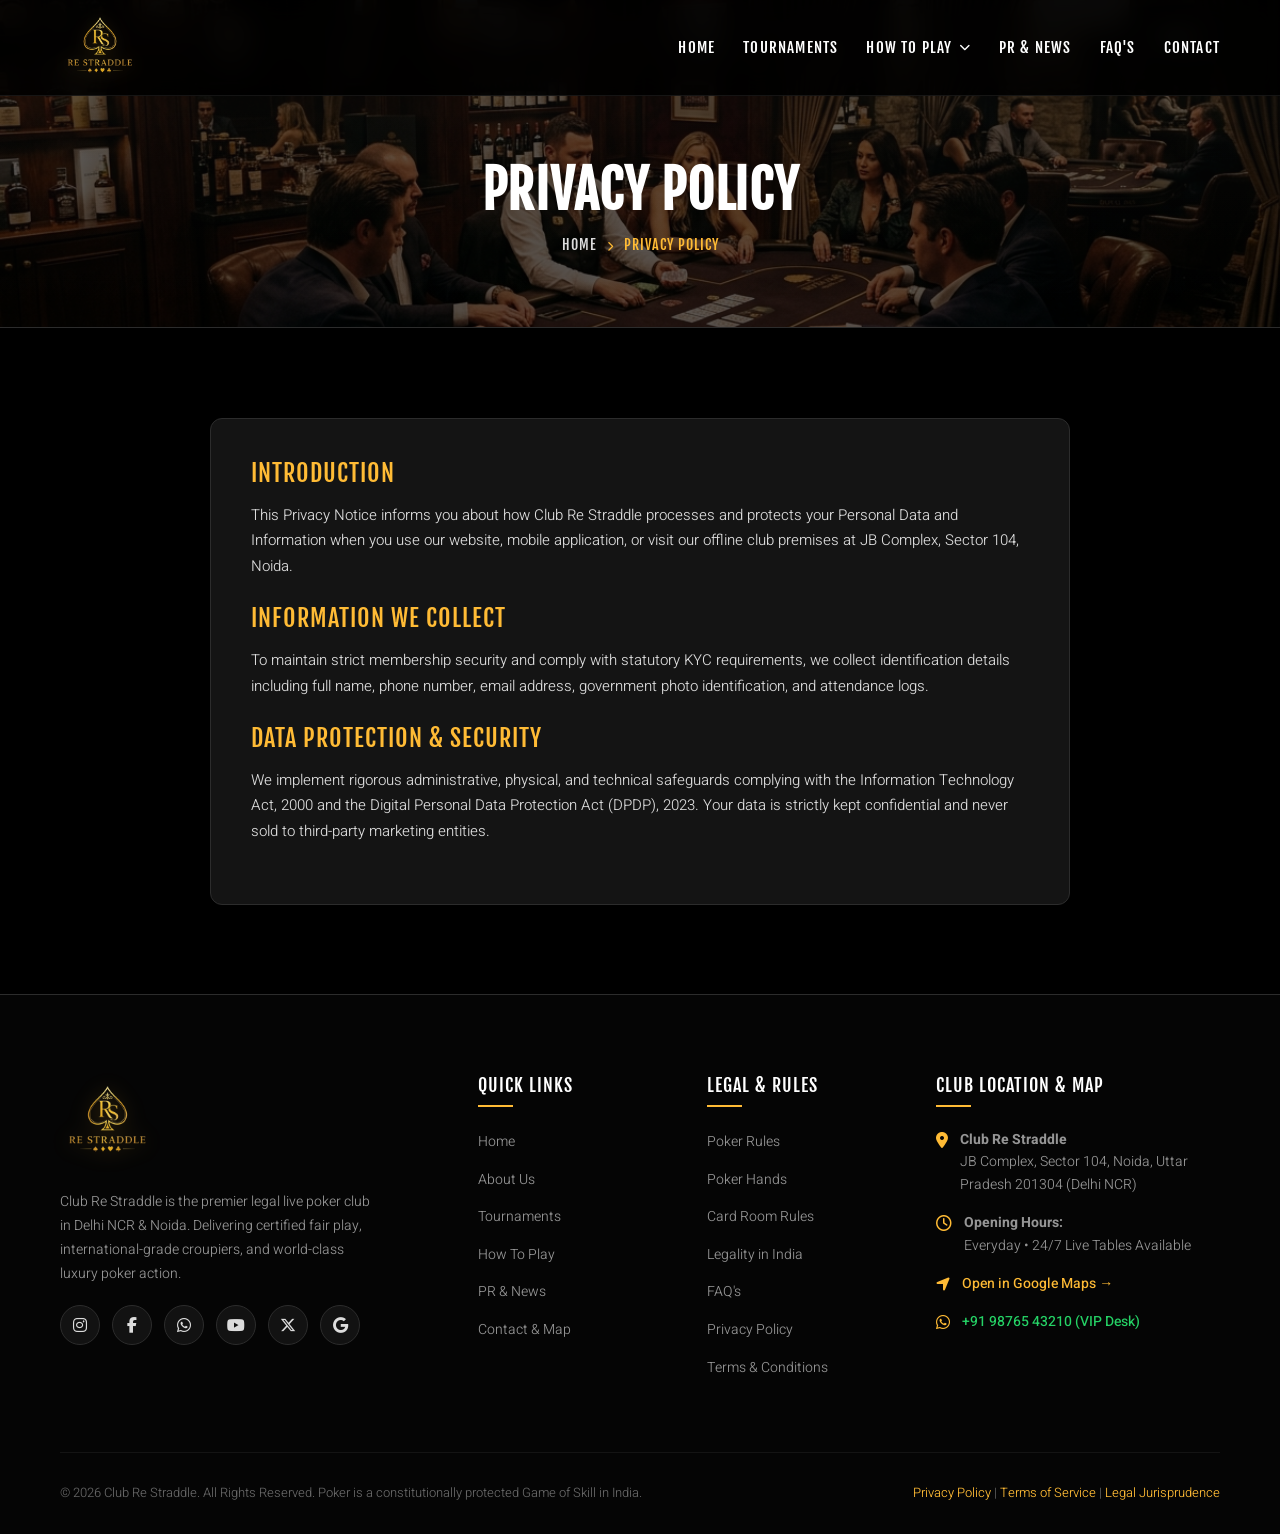
<file: privacy-policy.html>
<!DOCTYPE html>
<html lang="en">
<head>
  <meta charset="UTF-8" />
  <meta name="viewport" content="width=device-width, initial-scale=1.0" />
  <title>Privacy Policy - Club Re Straddle Noida Delhi NCR</title>
  <link rel="icon" type="image/png" href="images/favicon.png" />
  <meta name="description" content="Privacy policy, member data protection, and privacy governance at Club Re Straddle Sector 104 Noida." />
  <meta name="robots" content="index, follow, max-image-preview:large, max-snippet:-1, max-video-preview:-1" />
  <link rel="canonical" href="https://www.clubrestraddle.com/privacy-policy" />

  <!-- Geo Meta Tags -->
  <meta name="geo.region" content="IN-UP" />
  <meta name="geo.placename" content="Noida, Sector 104, Delhi NCR" />
  <meta name="geo.position" content="28.535516;77.368812" />
  <meta name="ICBM" content="28.535516, 77.368812" />

  <link rel="stylesheet" href="https://cdnjs.cloudflare.com/ajax/libs/font-awesome/6.5.1/css/all.min.css" />
  <link rel="stylesheet" href="css/style.css" />
</head>
<body>

  <!-- Header -->
  <header class="header">
    <div class="nav-container">
      <a href="/" class="logo-wrapper">
        <img src="images/logo-transparent.png" alt="Club Re Straddle Logo" class="logo-img" />
      </a>
      <nav class="nav-menu">
        <div class="nav-item"><a href="/" class="nav-link">HOME</a></div>
        <div class="nav-item"><a href="tournaments" class="nav-link">TOURNAMENTS</a></div>
        <div class="nav-item has-dropdown">
          <a href="how-to-play" class="nav-link">
            HOW TO PLAY <i class="fas fa-chevron-down" style="font-size: 11px;"></i>
          </a>
          <div class="dropdown-menu">
            <div class="dropdown-item"><a href="poker-rules">POKER RULES</a></div>
            <div class="dropdown-item"><a href="poker-strategy">POKER STRATEGY</a></div>
            <div class="dropdown-item"><a href="poker-hands">POKER HANDS</a></div>
            <div class="dropdown-item"><a href="card-room-rules">CARD ROOM RULES</a></div>
          </div>
        </div>
        <div class="nav-item"><a href="pr-news" class="nav-link">PR & NEWS</a></div>
        <div class="nav-item"><a href="faqs" class="nav-link">FAQ'S</a></div>
        <div class="nav-item"><a href="contact" class="nav-link">CONTACT</a></div>
      </nav>
      <button class="mobile-toggle"><i class="fas fa-bars"></i></button>
    </div>
  </header>

  <!-- Page Hero -->
  <section class="page-hero">
    <div class="container page-hero-content">
      <h1 class="page-title">PRIVACY POLICY</h1>
      <div class="breadcrumb">
        <a href="/">HOME</a> <i class="fas fa-chevron-right" style="font-size: 10px; color: var(--accent-color);"></i> <span>PRIVACY POLICY</span>
      </div>
    </div>
  </section>

  <!-- Content -->
  <section class="section">
    <div class="container" style="max-width: 900px;">
      <div class="contact-card">
        <h3 style="color: var(--accent-color); margin-bottom: 15px;">Introduction</h3>
        <p>
          This Privacy Notice informs you about how Club Re Straddle processes and protects your Personal Data and Information when you use our website, mobile application, or visit our offline club premises at JB Complex, Sector 104, Noida.
        </p>

        <h3 style="color: var(--accent-color); margin-top: 25px; margin-bottom: 15px;">Information We Collect</h3>
        <p>
          To maintain strict membership security and comply with statutory KYC requirements, we collect identification details including full name, phone number, email address, government photo identification, and attendance logs.
        </p>

        <h3 style="color: var(--accent-color); margin-top: 25px; margin-bottom: 15px;">Data Protection & Security</h3>
        <p>
          We implement rigorous administrative, physical, and technical safeguards complying with the Information Technology Act, 2000 and the Digital Personal Data Protection Act (DPDP), 2023. Your data is strictly kept confidential and never sold to third-party marketing entities.
        </p>
      </div>
    </div>
  </section>

  <!-- Footer -->
  <footer class="footer">
    <div class="container">
      <div class="footer-top">
        <div class="footer-about">
          <img src="images/logo-transparent.png" alt="Club Re Straddle Logo" class="footer-logo" />
          <p>
            Club Re Straddle is the premier legal live poker club in Delhi NCR &amp; Noida. Delivering certified fair play, international-grade croupiers, and world-class luxury poker action.
          </p>
          <div class="footer-social-bar">
            <a href="https://www.instagram.com/clubrestraddle/" target="_blank" rel="noopener" class="social-icon-btn" aria-label="Club Re Straddle Instagram"><i class="fab fa-instagram"></i></a>
            <a href="https://www.facebook.com/clubrestraddle/" target="_blank" rel="noopener" class="social-icon-btn" aria-label="Club Re Straddle Facebook"><i class="fab fa-facebook-f"></i></a>
            <a href="https://api.whatsapp.com/send?phone=919876543210&text=Hi%20Club%20Re%20Straddle%2C%20I%20want%20to%20reserve%20a%20seat" target="_blank" rel="noopener" class="social-icon-btn" aria-label="Club Re Straddle WhatsApp"><i class="fab fa-whatsapp"></i></a>
            <a href="https://www.youtube.com/@clubrestraddle" target="_blank" rel="noopener" class="social-icon-btn" aria-label="Club Re Straddle YouTube"><i class="fab fa-youtube"></i></a>
            <a href="https://x.com/clubrestraddle" target="_blank" rel="noopener" class="social-icon-btn" aria-label="Club Re Straddle X Twitter"><i class="fab fa-x-twitter"></i></a>
            <a href="https://maps.google.com/?q=Club+Re+Straddle+JB+Complex+Sector+104+Noida" target="_blank" rel="noopener" class="social-icon-btn" aria-label="Club Re Straddle Google Business Profile"><i class="fab fa-google"></i></a>
          </div>
        </div>

        <div class="footer-col">
          <h4>QUICK LINKS</h4>
          <ul class="footer-links">
            <li><a href="/">Home</a></li>
            <li><a href="about-us">About Us</a></li>
            <li><a href="tournaments">Tournaments</a></li>
            <li><a href="how-to-play">How To Play</a></li>
            <li><a href="pr-news">PR &amp; News</a></li>
            <li><a href="contact">Contact &amp; Map</a></li>
          </ul>
        </div>

        <div class="footer-col">
          <h4>LEGAL &amp; RULES</h4>
          <ul class="footer-links">
            <li><a href="poker-rules">Poker Rules</a></li>
            <li><a href="poker-hands">Poker Hands</a></li>
            <li><a href="card-room-rules">Card Room Rules</a></li>
            <li><a href="legality">Legality in India</a></li>
            <li><a href="faqs">FAQ's</a></li>
            <li><a href="privacy-policy">Privacy Policy</a></li>
            <li><a href="terms">Terms &amp; Conditions</a></li>
          </ul>
        </div>

        <div class="footer-col">
          <h4>CLUB LOCATION &amp; MAP</h4>
          <div class="footer-contact-item">
            <i class="fas fa-map-marker-alt"></i>
            <div>
              <strong>Club Re Straddle</strong><br>
              JB Complex, Sector 104, Noida, Uttar Pradesh 201304 (Delhi NCR)
            </div>
          </div>
          <div class="footer-contact-item">
            <i class="far fa-clock"></i>
            <div>
              <strong>Opening Hours:</strong><br>
              Everyday • 24/7 Live Tables Available
            </div>
          </div>
          <div class="footer-contact-item">
            <i class="fas fa-location-arrow"></i>
            <div>
              <a href="https://maps.google.com/?q=Club+Re+Straddle+JB+Complex+Sector+104+Noida" target="_blank" rel="noopener" style="color: var(--accent-color); font-weight: 500;">Open in Google Maps &rarr;</a>
            </div>
          </div>
          <div class="footer-contact-item">
            <i class="fab fa-whatsapp"></i>
            <div>
              <a href="https://api.whatsapp.com/send?phone=919876543210&text=Hi%20Club%20Re%20Straddle%2C%20I%20want%20to%20reserve%20a%20seat" target="_blank" rel="noopener" style="color: #25D366; font-weight: 500;">+91 98765 43210 (VIP Desk)</a>
            </div>
          </div>
        </div>
      </div>

      <div class="footer-bottom">
        <div>&copy; 2026 Club Re Straddle. All Rights Reserved. Poker is a constitutionally protected Game of Skill in India.</div>
        <div>
          <a href="privacy-policy">Privacy Policy</a> | 
          <a href="terms">Terms of Service</a> | 
          <a href="legality">Legal Jurisprudence</a>
        </div>
      </div>
    </div>
  </footer>

  <script src="js/main.js"></script>
</body>
</html>
</file>
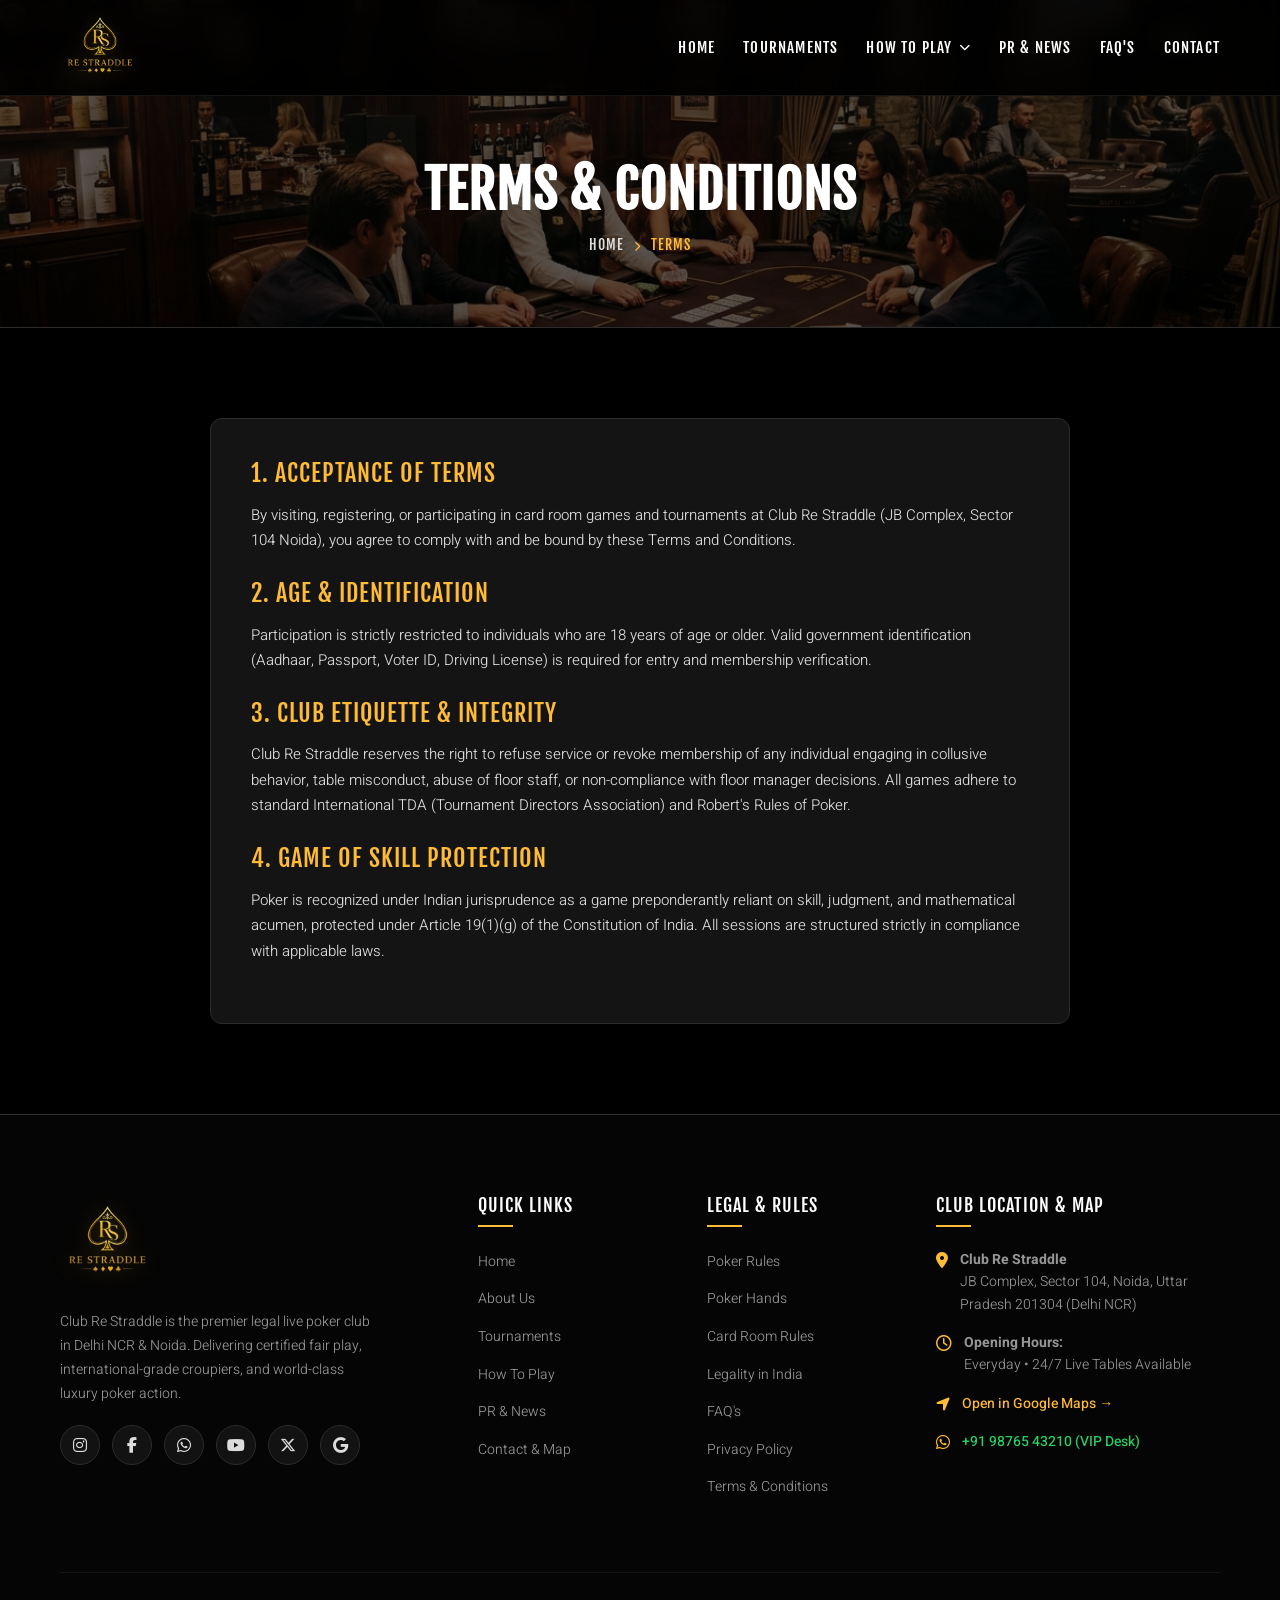
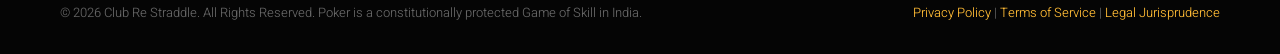
<file: terms.html>
<!DOCTYPE html>
<html lang="en">
<head>
  <meta charset="UTF-8" />
  <meta name="viewport" content="width=device-width, initial-scale=1.0" />
  <title>Terms & Conditions - Club Re Straddle Noida Delhi NCR</title>
  <link rel="icon" type="image/png" href="images/favicon.png" />
  <meta name="description" content="Review the member terms of service, game integrity policy, and card room conditions for Club Re Straddle in JB Complex, Sector 104 Noida (Delhi NCR)." />
  <meta name="robots" content="index, follow, max-image-preview:large, max-snippet:-1, max-video-preview:-1" />
  <link rel="canonical" href="https://www.clubrestraddle.com/terms" />

  <!-- Geo Meta Tags -->
  <meta name="geo.region" content="IN-UP" />
  <meta name="geo.placename" content="Noida, Sector 104, Delhi NCR" />
  <meta name="geo.position" content="28.535516;77.368812" />
  <meta name="ICBM" content="28.535516, 77.368812" />

  <!-- Open Graph / Facebook -->
  <meta property="og:type" content="website" />
  <meta property="og:url" content="https://www.clubrestraddle.com/terms" />
  <meta property="og:title" content="Terms & Conditions - Club Re Straddle Noida Delhi NCR" />
  <meta property="og:description" content="Club Re Straddle member terms of service, admission guidelines, and card room conditions in Noida Sector 104." />
  <meta property="og:image" content="https://www.clubrestraddle.com/images/hero-bg.jpg" />

  <link rel="stylesheet" href="https://cdnjs.cloudflare.com/ajax/libs/font-awesome/6.5.1/css/all.min.css" />
  <link rel="stylesheet" href="css/style.css" />
</head>
<body>

  <!-- Header -->
  <header class="header">
    <div class="nav-container">
      <a href="/" class="logo-wrapper">
        <img src="images/logo-transparent.png" alt="Club Re Straddle Logo" class="logo-img" />
      </a>
      <nav class="nav-menu">
        <div class="nav-item"><a href="/" class="nav-link">HOME</a></div>
        <div class="nav-item"><a href="tournaments" class="nav-link">TOURNAMENTS</a></div>
        <div class="nav-item has-dropdown">
          <a href="how-to-play" class="nav-link">
            HOW TO PLAY <i class="fas fa-chevron-down" style="font-size: 11px;"></i>
          </a>
          <div class="dropdown-menu">
            <div class="dropdown-item"><a href="poker-rules">POKER RULES</a></div>
            <div class="dropdown-item"><a href="poker-strategy">POKER STRATEGY</a></div>
            <div class="dropdown-item"><a href="poker-hands">POKER HANDS</a></div>
            <div class="dropdown-item"><a href="card-room-rules">CARD ROOM RULES</a></div>
          </div>
        </div>
        <div class="nav-item"><a href="pr-news" class="nav-link">PR & NEWS</a></div>
        <div class="nav-item"><a href="faqs" class="nav-link">FAQ'S</a></div>
        <div class="nav-item"><a href="contact" class="nav-link">CONTACT</a></div>
      </nav>
      <button class="mobile-toggle"><i class="fas fa-bars"></i></button>
    </div>
  </header>

  <!-- Page Hero -->
  <section class="page-hero">
    <div class="container page-hero-content">
      <h1 class="page-title">TERMS & CONDITIONS</h1>
      <div class="breadcrumb">
        <a href="/">HOME</a> <i class="fas fa-chevron-right" style="font-size: 10px; color: var(--accent-color);"></i> <span>TERMS</span>
      </div>
    </div>
  </section>

  <!-- Content -->
  <section class="section">
    <div class="container" style="max-width: 900px;">
      <div class="contact-card">
        <h3 style="color: var(--accent-color); margin-bottom: 15px;">1. Acceptance of Terms</h3>
        <p>
          By visiting, registering, or participating in card room games and tournaments at Club Re Straddle (JB Complex, Sector 104 Noida), you agree to comply with and be bound by these Terms and Conditions.
        </p>

        <h3 style="color: var(--accent-color); margin-top: 25px; margin-bottom: 15px;">2. Age &amp; Identification</h3>
        <p>
          Participation is strictly restricted to individuals who are 18 years of age or older. Valid government identification (Aadhaar, Passport, Voter ID, Driving License) is required for entry and membership verification.
        </p>

        <h3 style="color: var(--accent-color); margin-top: 25px; margin-bottom: 15px;">3. Club Etiquette &amp; Integrity</h3>
        <p>
          Club Re Straddle reserves the right to refuse service or revoke membership of any individual engaging in collusive behavior, table misconduct, abuse of floor staff, or non-compliance with floor manager decisions. All games adhere to standard International TDA (Tournament Directors Association) and Robert's Rules of Poker.
        </p>

        <h3 style="color: var(--accent-color); margin-top: 25px; margin-bottom: 15px;">4. Game of Skill Protection</h3>
        <p>
          Poker is recognized under Indian jurisprudence as a game preponderantly reliant on skill, judgment, and mathematical acumen, protected under Article 19(1)(g) of the Constitution of India. All sessions are structured strictly in compliance with applicable laws.
        </p>
      </div>
    </div>
  </section>

  <!-- Footer -->
  <footer class="footer">
    <div class="container">
      <div class="footer-top">
        <div class="footer-about">
          <img src="images/logo-transparent.png" alt="Club Re Straddle Logo" class="footer-logo" />
          <p>
            Club Re Straddle is the premier legal live poker club in Delhi NCR &amp; Noida. Delivering certified fair play, international-grade croupiers, and world-class luxury poker action.
          </p>
          <div class="footer-social-bar">
            <a href="https://www.instagram.com/clubrestraddle/" target="_blank" rel="noopener" class="social-icon-btn" aria-label="Club Re Straddle Instagram"><i class="fab fa-instagram"></i></a>
            <a href="https://www.facebook.com/clubrestraddle/" target="_blank" rel="noopener" class="social-icon-btn" aria-label="Club Re Straddle Facebook"><i class="fab fa-facebook-f"></i></a>
            <a href="https://api.whatsapp.com/send?phone=919876543210&text=Hi%20Club%20Re%20Straddle%2C%20I%20want%20to%20reserve%20a%20seat" target="_blank" rel="noopener" class="social-icon-btn" aria-label="Club Re Straddle WhatsApp"><i class="fab fa-whatsapp"></i></a>
            <a href="https://www.youtube.com/@clubrestraddle" target="_blank" rel="noopener" class="social-icon-btn" aria-label="Club Re Straddle YouTube"><i class="fab fa-youtube"></i></a>
            <a href="https://x.com/clubrestraddle" target="_blank" rel="noopener" class="social-icon-btn" aria-label="Club Re Straddle X Twitter"><i class="fab fa-x-twitter"></i></a>
            <a href="https://maps.google.com/?q=Club+Re+Straddle+JB+Complex+Sector+104+Noida" target="_blank" rel="noopener" class="social-icon-btn" aria-label="Club Re Straddle Google Business Profile"><i class="fab fa-google"></i></a>
          </div>
        </div>

        <div class="footer-col">
          <h4>QUICK LINKS</h4>
          <ul class="footer-links">
            <li><a href="/">Home</a></li>
            <li><a href="about-us">About Us</a></li>
            <li><a href="tournaments">Tournaments</a></li>
            <li><a href="how-to-play">How To Play</a></li>
            <li><a href="pr-news">PR &amp; News</a></li>
            <li><a href="contact">Contact &amp; Map</a></li>
          </ul>
        </div>

        <div class="footer-col">
          <h4>LEGAL &amp; RULES</h4>
          <ul class="footer-links">
            <li><a href="poker-rules">Poker Rules</a></li>
            <li><a href="poker-hands">Poker Hands</a></li>
            <li><a href="card-room-rules">Card Room Rules</a></li>
            <li><a href="legality">Legality in India</a></li>
            <li><a href="faqs">FAQ's</a></li>
            <li><a href="privacy-policy">Privacy Policy</a></li>
            <li><a href="terms">Terms &amp; Conditions</a></li>
          </ul>
        </div>

        <div class="footer-col">
          <h4>CLUB LOCATION &amp; MAP</h4>
          <div class="footer-contact-item">
            <i class="fas fa-map-marker-alt"></i>
            <div>
              <strong>Club Re Straddle</strong><br>
              JB Complex, Sector 104, Noida, Uttar Pradesh 201304 (Delhi NCR)
            </div>
          </div>
          <div class="footer-contact-item">
            <i class="far fa-clock"></i>
            <div>
              <strong>Opening Hours:</strong><br>
              Everyday • 24/7 Live Tables Available
            </div>
          </div>
          <div class="footer-contact-item">
            <i class="fas fa-location-arrow"></i>
            <div>
              <a href="https://maps.google.com/?q=Club+Re+Straddle+JB+Complex+Sector+104+Noida" target="_blank" rel="noopener" style="color: var(--accent-color); font-weight: 500;">Open in Google Maps &rarr;</a>
            </div>
          </div>
          <div class="footer-contact-item">
            <i class="fab fa-whatsapp"></i>
            <div>
              <a href="https://api.whatsapp.com/send?phone=919876543210&text=Hi%20Club%20Re%20Straddle%2C%20I%20want%20to%20reserve%20a%20seat" target="_blank" rel="noopener" style="color: #25D366; font-weight: 500;">+91 98765 43210 (VIP Desk)</a>
            </div>
          </div>
        </div>
      </div>

      <div class="footer-bottom">
        <div>&copy; 2026 Club Re Straddle. All Rights Reserved. Poker is a constitutionally protected Game of Skill in India.</div>
        <div>
          <a href="privacy-policy">Privacy Policy</a> | 
          <a href="terms">Terms of Service</a> | 
          <a href="legality">Legal Jurisprudence</a>
        </div>
      </div>
    </div>
  </footer>

  <script src="js/main.js"></script>
</body>
</html>
</file>
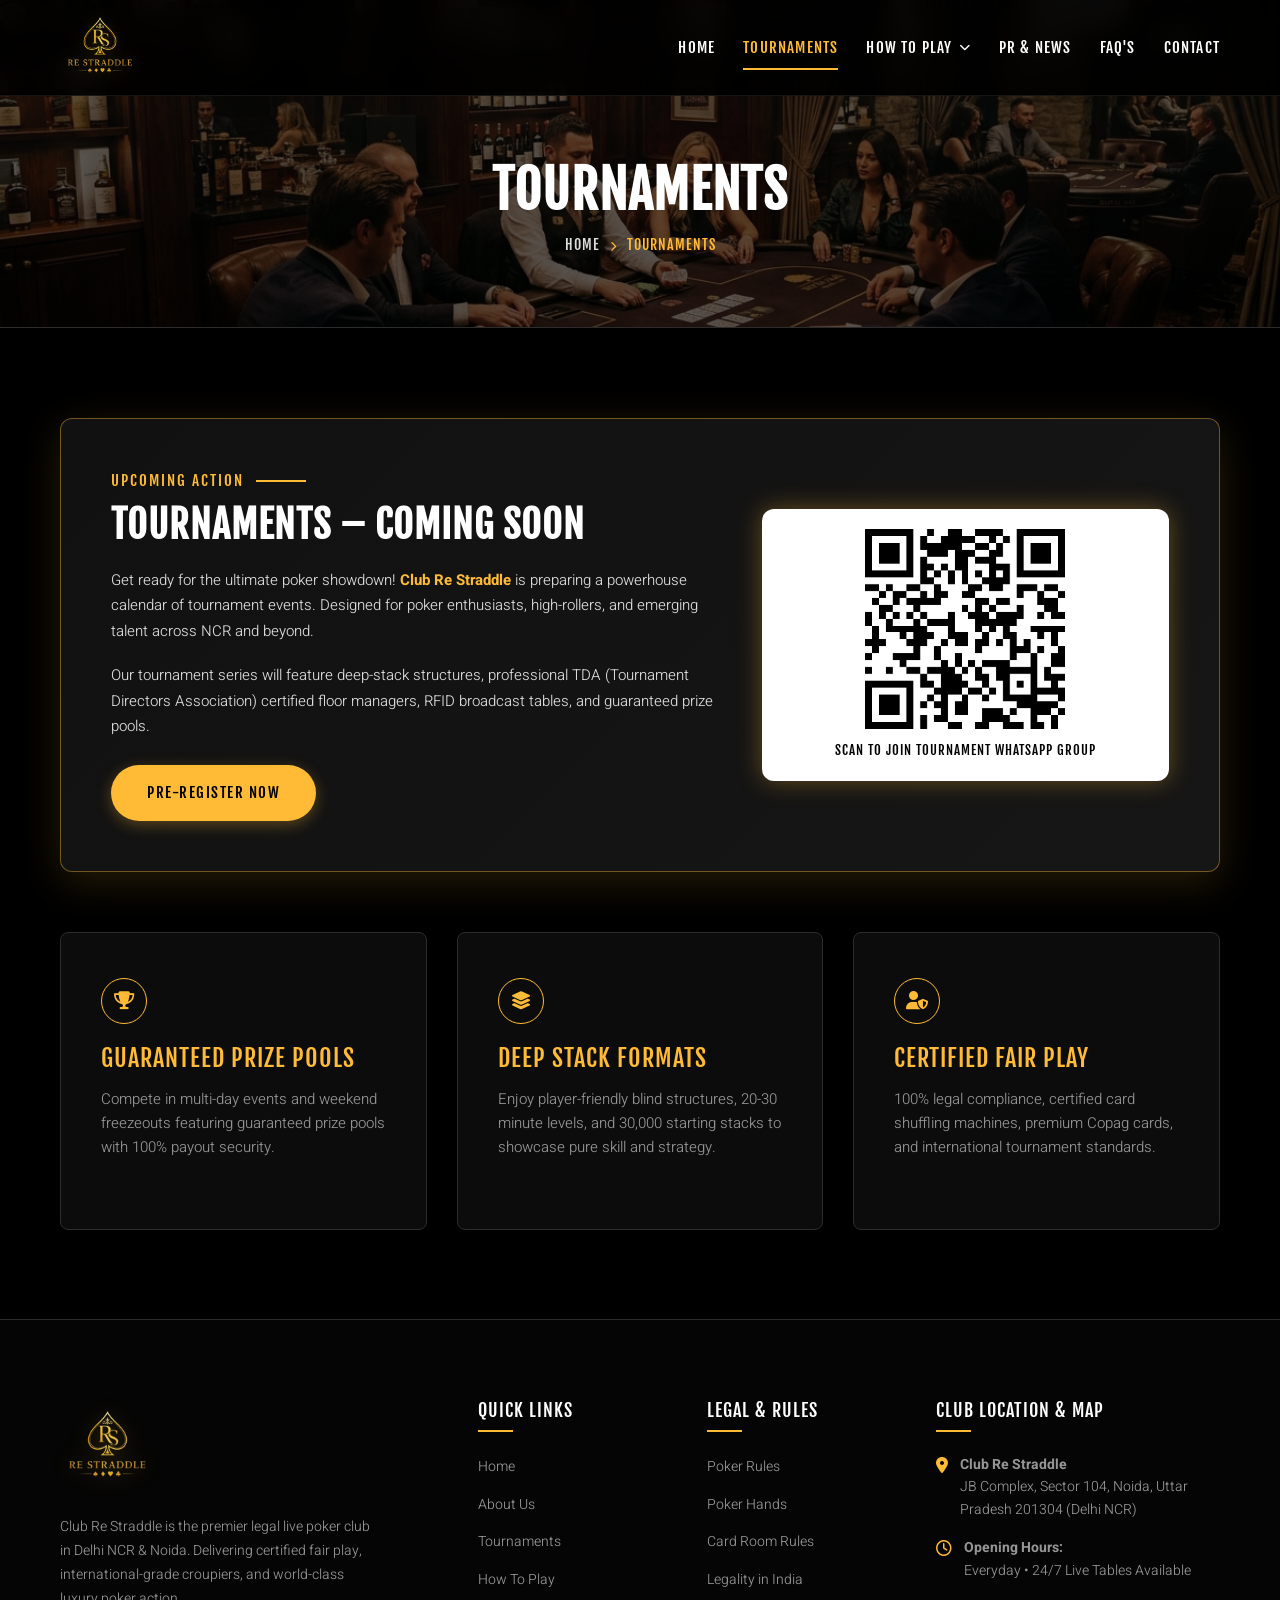
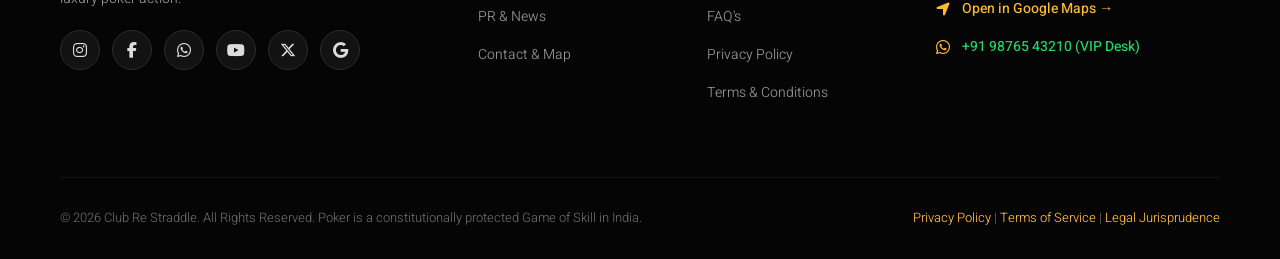
<file: tournaments.html>
<!DOCTYPE html>
<html lang="en">
<head>
  <meta charset="UTF-8" />
  <meta name="viewport" content="width=device-width, initial-scale=1.0" />
  <title>Live Poker Tournaments in Delhi NCR &amp; Noida | Club Re Straddle</title>
  <link rel="icon" type="image/png" href="images/favicon.png" />
  <meta name="description" content="Compete in championship live poker tournaments at Club Re Straddle in Noida Sector 104. Texas Hold'em, PLO, guaranteed prize pools, RFID feature tables &amp; VIP hospitality." />
  <meta name="keywords" content="poker tournaments in delhi, live poker tournaments noida, delhi ncr poker championship, texas holdem tournament delhi, plo tournament noida, club re straddle tournaments" />
  <meta name="robots" content="index, follow, max-image-preview:large, max-snippet:-1, max-video-preview:-1" />
  <link rel="canonical" href="https://www.clubrestraddle.com/tournaments" />

  <!-- Geo Meta Tags -->
  <meta name="geo.region" content="IN-UP" />
  <meta name="geo.placename" content="Noida, Sector 104, Delhi NCR" />
  <meta name="geo.position" content="28.535516;77.368812" />
  <meta name="ICBM" content="28.535516, 77.368812" />

  <!-- Open Graph -->
  <meta property="og:locale" content="en_IN" />
  <meta property="og:type" content="website" />
  <meta property="og:title" content="Live Poker Tournaments in Delhi NCR &amp; Noida | Club Re Straddle" />
  <meta property="og:description" content="Join marquee poker tournaments in Sector 104 Noida. Deep-stack structures, guaranteed prize pools, RFID feature tables." />
  <meta property="og:url" content="https://www.clubrestraddle.com/tournaments" />
  <meta property="og:site_name" content="Club Re Straddle" />
  <meta property="og:image" content="https://www.clubrestraddle.com/images/hero_poker_table.jpg" />

  <link rel="stylesheet" href="https://cdnjs.cloudflare.com/ajax/libs/font-awesome/6.5.1/css/all.min.css" />
  <link rel="stylesheet" href="css/style.css" />

  <script type="application/ld+json">
  {
    "@context": "https://schema.org",
    "@graph": [
      {
        "@type": ["SportsClub", "EntertainmentBusiness", "LocalBusiness"],
        "@id": "https://www.clubrestraddle.com/#business",
        "name": "Club Re Straddle",
        "url": "https://www.clubrestraddle.com/",
        "logo": "https://www.clubrestraddle.com/images/logo-transparent.png",
        "telephone": "+919876543210",
        "address": {
          "@type": "PostalAddress",
          "streetAddress": "JB Complex, Sector 104",
          "addressLocality": "Noida",
          "addressRegion": "Uttar Pradesh",
          "postalCode": "201304",
          "addressCountry": "IN"
        },
        "sameAs": [
          "https://www.instagram.com/clubrestraddle/",
          "https://www.facebook.com/clubrestraddle/",
          "https://www.youtube.com/@clubrestraddle",
          "https://x.com/clubrestraddle",
          "https://www.linkedin.com/company/club-re-straddle",
          "https://maps.google.com/?q=Club+Re+Straddle+JB+Complex+Sector+104+Noida"
        ]
      },
      {
        "@type": "BreadcrumbList",
        "itemListElement": [
          {
            "@type": "ListItem",
            "position": 1,
            "name": "Home",
            "item": "https://www.clubrestraddle.com/"
          },
          {
            "@type": "ListItem",
            "position": 2,
            "name": "Tournaments",
            "item": "https://www.clubrestraddle.com/tournaments"
          }
        ]
      }
    ]
  }
  </script>
</head>
<body>

  <!-- Header -->
  <header class="header">
    <div class="nav-container">
      <a href="/" class="logo-wrapper">
        <img src="images/logo-transparent.png" alt="Club Re Straddle Logo" class="logo-img" />
      </a>
      <nav class="nav-menu">
        <div class="nav-item"><a href="/" class="nav-link">HOME</a></div>
        <div class="nav-item"><a href="tournaments" class="nav-link active">TOURNAMENTS</a></div>
        <div class="nav-item has-dropdown">
          <a href="how-to-play" class="nav-link">
            HOW TO PLAY <i class="fas fa-chevron-down" style="font-size: 11px;"></i>
          </a>
          <div class="dropdown-menu">
            <div class="dropdown-item"><a href="poker-rules">POKER RULES</a></div>
            <div class="dropdown-item"><a href="poker-strategy">POKER STRATEGY</a></div>
            <div class="dropdown-item"><a href="poker-hands">POKER HANDS</a></div>
            <div class="dropdown-item"><a href="card-room-rules">CARD ROOM RULES</a></div>
          </div>
        </div>
        <div class="nav-item"><a href="pr-news" class="nav-link">PR & NEWS</a></div>
        <div class="nav-item"><a href="faqs" class="nav-link">FAQ'S</a></div>
        <div class="nav-item"><a href="contact" class="nav-link">CONTACT</a></div>
      </nav>
      <button class="mobile-toggle"><i class="fas fa-bars"></i></button>
    </div>
  </header>

  <!-- Page Hero Banner -->
  <section class="page-hero">
    <div class="container page-hero-content">
      <h1 class="page-title">TOURNAMENTS</h1>
      <div class="breadcrumb">
        <a href="/">HOME</a> <i class="fas fa-chevron-right" style="font-size: 10px; color: var(--accent-color);"></i> <span>TOURNAMENTS</span>
      </div>
    </div>
  </section>

  <!-- Main Tournament Content -->
  <section class="section">
    <div class="container">
      <div class="tournament-qr-card" style="margin-bottom: 60px;">
        <div class="tournament-info">
          <div class="section-tag">UPCOMING ACTION</div>
          <h2>TOURNAMENTS – COMING SOON</h2>
          <p>
            Get ready for the ultimate poker showdown! <strong class="accent-text">Club Re Straddle</strong> is preparing a powerhouse calendar of tournament events. Designed for poker enthusiasts, high-rollers, and emerging talent across NCR and beyond.
          </p>
          <p>
            Our tournament series will feature deep-stack structures, professional TDA (Tournament Directors Association) certified floor managers, RFID broadcast tables, and guaranteed prize pools.
          </p>
          <div style="margin-top: 25px;">
            <a href="contact" class="btn btn-primary">PRE-REGISTER NOW</a>
          </div>
        </div>

        <div class="qr-box">
          <img src="images/qr-code-clubshowdown.png" alt="Scan QR Code" />
          <p>SCAN TO JOIN TOURNAMENT WHATSAPP GROUP</p>
        </div>
      </div>

      <!-- Tournament Features Grid -->
      <div style="display: grid; grid-template-columns: repeat(3, 1fr); gap: 30px; margin-top: 50px;">
        <div class="info-card dark" style="border-radius: 8px; border: 1px solid var(--border-color);">
          <div class="quick-meta-icon" style="margin-bottom: 20px;"><i class="fas fa-trophy"></i></div>
          <h3 style="color: var(--accent-color);">Guaranteed Prize Pools</h3>
          <p>Compete in multi-day events and weekend freezeouts featuring guaranteed prize pools with 100% payout security.</p>
        </div>

        <div class="info-card dark" style="border-radius: 8px; border: 1px solid var(--border-color);">
          <div class="quick-meta-icon" style="margin-bottom: 20px;"><i class="fas fa-layer-group"></i></div>
          <h3 style="color: var(--accent-color);">Deep Stack Formats</h3>
          <p>Enjoy player-friendly blind structures, 20-30 minute levels, and 30,000 starting stacks to showcase pure skill and strategy.</p>
        </div>

        <div class="info-card dark" style="border-radius: 8px; border: 1px solid var(--border-color);">
          <div class="quick-meta-icon" style="margin-bottom: 20px;"><i class="fas fa-user-shield"></i></div>
          <h3 style="color: var(--accent-color);">Certified Fair Play</h3>
          <p>100% legal compliance, certified card shuffling machines, premium Copag cards, and international tournament standards.</p>
        </div>
      </div>
    </div>
  </section>

  <!-- Footer -->
  <footer class="footer">
    <div class="container">
      <div class="footer-top">
        <div class="footer-about">
          <img src="images/logo-transparent.png" alt="Club Re Straddle Logo" class="footer-logo" />
          <p>
            Club Re Straddle is the premier legal live poker club in Delhi NCR &amp; Noida. Delivering certified fair play, international-grade croupiers, and world-class luxury poker action.
          </p>
          <div class="footer-social-bar">
            <a href="https://www.instagram.com/clubrestraddle/" target="_blank" rel="noopener" class="social-icon-btn" aria-label="Club Re Straddle Instagram"><i class="fab fa-instagram"></i></a>
            <a href="https://www.facebook.com/clubrestraddle/" target="_blank" rel="noopener" class="social-icon-btn" aria-label="Club Re Straddle Facebook"><i class="fab fa-facebook-f"></i></a>
            <a href="https://api.whatsapp.com/send?phone=919876543210&text=Hi%20Club%20Re%20Straddle%2C%20I%20want%20to%20reserve%20a%20seat" target="_blank" rel="noopener" class="social-icon-btn" aria-label="Club Re Straddle WhatsApp"><i class="fab fa-whatsapp"></i></a>
            <a href="https://www.youtube.com/@clubrestraddle" target="_blank" rel="noopener" class="social-icon-btn" aria-label="Club Re Straddle YouTube"><i class="fab fa-youtube"></i></a>
            <a href="https://x.com/clubrestraddle" target="_blank" rel="noopener" class="social-icon-btn" aria-label="Club Re Straddle X Twitter"><i class="fab fa-x-twitter"></i></a>
            <a href="https://maps.google.com/?q=Club+Re+Straddle+JB+Complex+Sector+104+Noida" target="_blank" rel="noopener" class="social-icon-btn" aria-label="Club Re Straddle Google Business Profile"><i class="fab fa-google"></i></a>
          </div>
        </div>

        <div class="footer-col">
          <h4>QUICK LINKS</h4>
          <ul class="footer-links">
            <li><a href="/">Home</a></li>
            <li><a href="about-us">About Us</a></li>
            <li><a href="tournaments">Tournaments</a></li>
            <li><a href="how-to-play">How To Play</a></li>
            <li><a href="pr-news">PR &amp; News</a></li>
            <li><a href="contact">Contact &amp; Map</a></li>
          </ul>
        </div>

        <div class="footer-col">
          <h4>LEGAL &amp; RULES</h4>
          <ul class="footer-links">
            <li><a href="poker-rules">Poker Rules</a></li>
            <li><a href="poker-hands">Poker Hands</a></li>
            <li><a href="card-room-rules">Card Room Rules</a></li>
            <li><a href="legality">Legality in India</a></li>
            <li><a href="faqs">FAQ's</a></li>
            <li><a href="privacy-policy">Privacy Policy</a></li>
            <li><a href="terms">Terms &amp; Conditions</a></li>
          </ul>
        </div>

        <div class="footer-col">
          <h4>CLUB LOCATION &amp; MAP</h4>
          <div class="footer-contact-item">
            <i class="fas fa-map-marker-alt"></i>
            <div>
              <strong>Club Re Straddle</strong><br>
              JB Complex, Sector 104, Noida, Uttar Pradesh 201304 (Delhi NCR)
            </div>
          </div>
          <div class="footer-contact-item">
            <i class="far fa-clock"></i>
            <div>
              <strong>Opening Hours:</strong><br>
              Everyday • 24/7 Live Tables Available
            </div>
          </div>
          <div class="footer-contact-item">
            <i class="fas fa-location-arrow"></i>
            <div>
              <a href="https://maps.google.com/?q=Club+Re+Straddle+JB+Complex+Sector+104+Noida" target="_blank" rel="noopener" style="color: var(--accent-color); font-weight: 500;">Open in Google Maps &rarr;</a>
            </div>
          </div>
          <div class="footer-contact-item">
            <i class="fab fa-whatsapp"></i>
            <div>
              <a href="https://api.whatsapp.com/send?phone=919876543210&text=Hi%20Club%20Re%20Straddle%2C%20I%20want%20to%20reserve%20a%20seat" target="_blank" rel="noopener" style="color: #25D366; font-weight: 500;">+91 98765 43210 (VIP Desk)</a>
            </div>
          </div>
        </div>
      </div>

      <div class="footer-bottom">
        <div>&copy; 2026 Club Re Straddle. All Rights Reserved. Poker is a constitutionally protected Game of Skill in India.</div>
        <div>
          <a href="privacy-policy">Privacy Policy</a> | 
          <a href="terms">Terms of Service</a> | 
          <a href="legality">Legal Jurisprudence</a>
        </div>
      </div>
    </div>
  </footer>



  <script src="js/main.js"></script>
</body>
</html>
</file>
<file: css/style.css>
@import url('https://fonts.googleapis.com/css2?family=Fjalla+One&family=Heebo:wght@300;400;500;600;700&family=Montserrat:wght@400;600;700;800;900&display=swap');

:root {
  --primary-color: #FFFFFF;
  --accent-color: #FFBB35;
  --accent-hover: #e5a420;
  --accent-gradient: linear-gradient(135deg, #FFE79A 0%, #FFBB35 50%, #D49013 100%);
  --text-color: #959595;
  --text-light: #DCDCDC;
  --bg-black: #000000;
  --bg-dark: #0C0C0C;
  --bg-card: #141414;
  --bg-card-hover: #1b1b1b;
  --border-color: #2C2C2C;
  --border-gold: rgba(255, 187, 53, 0.4);
  --font-heading: 'Fjalla One', 'Montserrat', sans-serif;
  --font-body: 'Heebo', sans-serif;
  --max-width: 1200px;
  --transition: all 0.3s cubic-bezier(0.25, 0.8, 0.25, 1);
  --box-shadow: 0 10px 30px rgba(0, 0, 0, 0.7);
  --gold-glow: 0 0 25px rgba(255, 187, 53, 0.35);
}

/* Reset & Global */
* {
  margin: 0;
  padding: 0;
  box-sizing: border-box;
}

html {
  scroll-behavior: smooth;
  font-size: 16px;
}

body {
  background-color: var(--bg-black);
  color: var(--text-color);
  font-family: var(--font-body);
  font-weight: 300;
  line-height: 1.6;
  overflow-x: hidden;
  -webkit-font-smoothing: antialiased;
}

img {
  max-width: 100%;
  height: auto;
  display: block;
}

a {
  color: var(--accent-color);
  text-decoration: none;
  transition: var(--transition);
}

a:hover {
  color: var(--primary-color);
}

ul {
  list-style: none;
}

.container {
  width: 100%;
  max-width: var(--max-width);
  margin: 0 auto;
  padding: 0 20px;
}

/* Typography & Motion Scroll Animations */
h1, h2, h3, h4, h5, h6, .page-title, .hero-title, .section-tag {
  font-family: var(--font-heading);
  color: var(--primary-color);
  text-transform: uppercase;
  letter-spacing: 1px;
  line-height: 1.2;
}

/* Motion Reveal Initial State */
h1, h2, h3, .page-title, .hero-title {
  opacity: 0;
  transform: translateY(40px);
  transition: opacity 0.85s cubic-bezier(0.16, 1, 0.3, 1), 
              transform 0.85s cubic-bezier(0.16, 1, 0.3, 1);
  will-change: transform, opacity;
}

.section-tag {
  opacity: 0;
  transform: translateY(25px);
  transition: opacity 0.75s cubic-bezier(0.16, 1, 0.3, 1), 
              transform 0.75s cubic-bezier(0.16, 1, 0.3, 1);
  will-change: transform, opacity;
}

/* Motion Reveal In-View State */
h1.in-view, h2.in-view, h3.in-view, .page-title.in-view, .hero-title.in-view, .section-tag.in-view {
  opacity: 1;
  transform: translateY(0);
}

h1 {
  font-size: 56px;
  font-weight: 600;
}

h2 {
  font-size: 38px;
  font-weight: 600;
  margin-bottom: 20px;
}

h3 {
  font-size: 24px;
  font-weight: 500;
}

h4 {
  font-size: 20px;
  font-weight: 500;
}

p {
  margin-bottom: 1.2rem;
  font-size: 15px;
  color: var(--text-light);
  line-height: 1.7;
}

.accent-text {
  color: var(--accent-color) !important;
}

.section-tag {
  display: inline-flex;
  align-items: center;
  gap: 12px;
  font-family: var(--font-heading);
  font-size: 15px;
  color: var(--accent-color);
  letter-spacing: 2px;
  text-transform: uppercase;
  margin-bottom: 12px;
}

.section-tag::after {
  content: '';
  display: inline-block;
  width: 50px;
  height: 2px;
  background-color: var(--accent-color);
  transform: scaleX(0);
  transform-origin: left;
  transition: transform 0.75s cubic-bezier(0.16, 1, 0.3, 1) 0.2s;
}

.section-tag.in-view::after {
  transform: scaleX(1);
}

/* Gold glow pulse for active headings */
.hero-title.in-view span, h2.in-view .accent-text {
  animation: goldShimmer 2.5s ease-in-out infinite alternate;
}

@keyframes goldShimmer {
  0% {
    text-shadow: 0 0 10px rgba(255, 187, 53, 0.2);
  }
  100% {
    text-shadow: 0 0 25px rgba(255, 187, 53, 0.75), 0 0 45px rgba(255, 187, 53, 0.35);
  }
}

/* Buttons */
.btn {
  display: inline-flex;
  align-items: center;
  justify-content: center;
  gap: 10px;
  padding: 16px 36px;
  border-radius: 50px;
  font-family: var(--font-heading);
  font-size: 15px;
  font-weight: 500;
  text-transform: uppercase;
  letter-spacing: 1.5px;
  cursor: pointer;
  border: none;
  transition: var(--transition);
  text-decoration: none;
}

.btn-primary {
  background-color: var(--accent-color);
  color: #000000;
  box-shadow: 0 4px 15px rgba(255, 187, 53, 0.3);
}

.btn-primary:hover {
  background-color: var(--primary-color);
  color: var(--bg-black);
  box-shadow: 0 6px 20px rgba(255, 255, 255, 0.4);
  transform: translateY(-2px);
}

.btn-outline {
  background: transparent;
  color: var(--accent-color);
  border: 1.5px solid var(--accent-color);
}

.btn-outline:hover {
  background: var(--accent-color);
  color: var(--bg-black);
}

/* Header & Navigation */
.header {
  position: fixed;
  top: 0;
  left: 0;
  width: 100%;
  background: rgba(0, 0, 0, 0.9);
  backdrop-filter: blur(12px);
  -webkit-backdrop-filter: blur(12px);
  z-index: 1000;
  border-bottom: 1px solid rgba(255, 255, 255, 0.08);
  transition: var(--transition);
}

.header.scrolled {
  background: rgba(0, 0, 0, 0.96);
  border-bottom-color: rgba(255, 187, 53, 0.2);
  box-shadow: 0 4px 25px rgba(0, 0, 0, 0.8);
}

.nav-container {
  display: flex;
  align-items: center;
  justify-content: space-between;
  height: 95px;
  max-width: var(--max-width);
  margin: 0 auto;
  padding: 0 20px;
}

.logo-wrapper {
  display: flex;
  align-items: center;
  gap: 12px;
  text-decoration: none;
}

.logo-img {
  height: 80px;
  width: auto;
  object-fit: contain;
  filter: drop-shadow(0 2px 8px rgba(255, 187, 53, 0.25));
  transition: transform 0.3s ease, filter 0.3s ease;
}

.logo-wrapper:hover .logo-img {
  transform: scale(1.05);
  filter: drop-shadow(0 4px 15px rgba(255, 187, 53, 0.45));
}

.nav-menu {
  display: flex;
  align-items: center;
  gap: 28px;
}

.nav-item {
  position: relative;
}

.nav-link {
  font-family: var(--font-heading);
  font-size: 15px;
  font-weight: 500;
  color: var(--primary-color);
  letter-spacing: 1.2px;
  text-transform: uppercase;
  padding: 10px 0;
  display: flex;
  align-items: center;
  gap: 6px;
}

.nav-link:hover, .nav-link.active {
  color: var(--accent-color);
}

.nav-link.active::after {
  content: '';
  position: absolute;
  bottom: 0;
  left: 0;
  width: 100%;
  height: 2px;
  background-color: var(--accent-color);
}

/* Dropdown */
.dropdown-menu {
  position: absolute;
  top: 100%;
  left: 0;
  background: #111111;
  border: 1px solid var(--border-color);
  border-top: 2px solid var(--accent-color);
  border-radius: 0 0 8px 8px;
  min-width: 220px;
  padding: 10px 0;
  box-shadow: 0 10px 30px rgba(0, 0, 0, 0.9);
  opacity: 0;
  visibility: hidden;
  transform: translateY(15px);
  transition: var(--transition);
  z-index: 100;
}

.nav-item:hover .dropdown-menu {
  opacity: 1;
  visibility: visible;
  transform: translateY(0);
}

.dropdown-item a {
  display: block;
  padding: 10px 20px;
  font-family: var(--font-heading);
  font-size: 14px;
  color: var(--text-light);
  letter-spacing: 1px;
  text-transform: uppercase;
  transition: var(--transition);
}

.dropdown-item a:hover {
  background-color: rgba(255, 187, 53, 0.1);
  color: var(--accent-color);
  padding-left: 25px;
}

.nav-btn-login {
  font-family: var(--font-heading);
  font-size: 14px;
  letter-spacing: 1px;
  color: var(--primary-color);
  text-transform: uppercase;
  padding: 8px 22px;
  border: 1px solid var(--accent-color);
  border-radius: 40px;
  transition: var(--transition);
}

.nav-btn-login:hover {
  background-color: var(--accent-color);
  color: #000;
}

/* Mobile Toggle */
.mobile-toggle {
  display: none;
  background: none;
  border: none;
  color: var(--primary-color);
  font-size: 24px;
  cursor: pointer;
}

/* Hero Section */
.hero {
  position: relative;
  min-height: 100vh;
  display: flex;
  align-items: center;
  padding-top: 130px;
  padding-bottom: 120px;
  background: url('../images/hero_poker_table.jpg') center center/cover no-repeat;
}

.hero-overlay {
  position: absolute;
  top: 0;
  left: 0;
  width: 100%;
  height: 100%;
  background: linear-gradient(90deg, rgba(0, 0, 0, 0.94) 0%, rgba(0, 0, 0, 0.8) 50%, rgba(0, 0, 0, 0.5) 100%),
              radial-gradient(circle at center, transparent 0%, rgba(0, 0, 0, 0.85) 100%);
}

.hero-content {
  position: relative;
  z-index: 2;
  max-width: 680px;
}

.hero-title {
  font-size: 64px;
  font-weight: 600;
  line-height: 1.15;
  margin-bottom: 24px;
  text-transform: uppercase;
  color: var(--primary-color);
}

.hero-title span {
  color: var(--accent-color);
  display: inline-block;
}

.hero-desc {
  font-size: 16px;
  color: var(--text-light);
  line-height: 1.8;
  margin-bottom: 35px;
  text-shadow: 0 2px 4px rgba(0, 0, 0, 0.8);
}

/* Floating Info Cards Section */
.info-section {
  position: relative;
  z-index: 10;
  margin-top: -70px;
  margin-bottom: 60px;
}

.info-cards-wrapper {
  display: grid;
  grid-template-columns: 1fr 1fr;
  gap: 0;
  box-shadow: var(--box-shadow);
  border-radius: 12px;
  overflow: hidden;
}

.info-card {
  position: relative;
  padding: 45px 40px;
  transition: var(--transition);
  overflow: hidden;
}

.info-card.dark {
  background-color: var(--bg-dark);
  border-left: 2px solid var(--border-color);
}

.info-card.gold {
  background-color: var(--accent-color);
  color: #000;
}

.info-card .watermark {
  position: absolute;
  right: 25px;
  bottom: 20px;
  font-family: var(--font-heading);
  font-size: 130px;
  font-weight: 700;
  line-height: 0.8;
  opacity: 0.12;
  pointer-events: none;
}

.info-card.gold .watermark {
  color: #000;
  opacity: 0.15;
}

.info-card.dark .watermark {
  color: var(--border-color);
}

.info-card h3 {
  font-size: 24px;
  margin-bottom: 14px;
}

.info-card.dark h3 {
  color: var(--primary-color);
}

.info-card.gold h3 {
  color: #000;
}

.info-card p {
  font-size: 15px;
  line-height: 1.6;
  margin-bottom: 25px;
}

.info-card.dark p {
  color: var(--text-color);
}

.info-card.gold p {
  color: #111111;
}

.card-link {
  display: inline-flex;
  align-items: center;
  gap: 8px;
  font-family: var(--font-heading);
  font-size: 14px;
  font-weight: 500;
  letter-spacing: 1.3px;
  text-transform: uppercase;
}

.info-card.dark .card-link {
  color: var(--accent-color);
}

.info-card.dark .card-link:hover {
  color: var(--primary-color);
}

.info-card.gold .card-link {
  color: #000000;
  font-weight: 600;
}

.info-card.gold .card-link:hover {
  color: #fff;
}

/* Quick Bar (Location & Open Hours) */
.quick-meta-bar {
  display: flex;
  align-items: center;
  justify-content: flex-start;
  gap: 50px;
  margin-bottom: 25px;
  padding: 15px 0;
}

.quick-meta-item {
  display: flex;
  align-items: center;
  gap: 15px;
}

.quick-meta-icon {
  width: 46px;
  height: 46px;
  border-radius: 50%;
  border: 1px solid var(--accent-color);
  display: flex;
  align-items: center;
  justify-content: center;
  color: var(--accent-color);
  font-size: 18px;
}

.quick-meta-text h5 {
  font-size: 14px;
  color: var(--accent-color);
  margin-bottom: 2px;
}

.quick-meta-text p {
  margin: 0;
  font-size: 15px;
  color: var(--primary-color);
  font-weight: 500;
}

/* Standard Section Layouts & Scroll Transitions */
.section {
  padding: 90px 0;
  position: relative;
  opacity: 0;
  transform: translateY(40px);
  transition: opacity 0.95s cubic-bezier(0.16, 1, 0.3, 1), 
              transform 0.95s cubic-bezier(0.16, 1, 0.3, 1);
  will-change: opacity, transform;
}

.section.in-view, .section.active-section {
  opacity: 1;
  transform: translateY(0);
}

.info-section {
  position: relative;
  z-index: 10;
  margin-top: -70px;
  margin-bottom: 60px;
  opacity: 0;
  transform: translateY(40px);
  transition: opacity 0.95s cubic-bezier(0.16, 1, 0.3, 1), 
              transform 0.95s cubic-bezier(0.16, 1, 0.3, 1);
  will-change: opacity, transform;
}

.info-section.in-view {
  opacity: 1;
  transform: translateY(0);
}

.section.dark-bg {
  background-color: #080808;
}

.two-col-grid {
  display: grid;
  grid-template-columns: 1fr 1fr;
  gap: 60px;
  align-items: center;
}

.two-col-grid > *:first-child {
  opacity: 0;
  transform: translateX(-40px);
  transition: opacity 0.9s cubic-bezier(0.16, 1, 0.3, 1) 0.1s, 
              transform 0.9s cubic-bezier(0.16, 1, 0.3, 1) 0.1s;
}

.two-col-grid > *:last-child {
  opacity: 0;
  transform: translateX(40px);
  transition: opacity 0.9s cubic-bezier(0.16, 1, 0.3, 1) 0.2s, 
              transform 0.9s cubic-bezier(0.16, 1, 0.3, 1) 0.2s;
}

.two-col-grid.in-view > *:first-child,
.two-col-grid.in-view > *:last-child,
.section.in-view .two-col-grid > * {
  opacity: 1;
  transform: translateX(0);
}

.two-col-grid.reverse {
  direction: rtl;
}

.two-col-grid.reverse > * {
  direction: ltr;
}

/* Image Stack Layout */
.img-stack {
  position: relative;
  opacity: 0;
  transform: scale(0.94) translateY(25px);
  transition: opacity 0.9s cubic-bezier(0.16, 1, 0.3, 1), 
              transform 0.9s cubic-bezier(0.16, 1, 0.3, 1);
}

.img-stack.in-view, .section.in-view .img-stack {
  opacity: 1;
  transform: scale(1) translateY(0);
}

.img-stack-main {
  border-radius: 8px;
  overflow: hidden;
  box-shadow: var(--box-shadow);
  border: 1px solid var(--border-color);
}

.img-stack-secondary {
  position: absolute;
  bottom: -30px;
  right: -30px;
  width: 60%;
  border-radius: 8px;
  overflow: hidden;
  box-shadow: 0 15px 35px rgba(0, 0, 0, 0.9);
  border: 3px solid var(--accent-color);
}

.img-frame {
  position: relative;
  border-radius: 8px;
  overflow: hidden;
  box-shadow: var(--box-shadow);
  border: 1px solid var(--border-color);
  opacity: 0;
  transform: scale(0.95) translateY(25px);
  transition: opacity 0.9s cubic-bezier(0.16, 1, 0.3, 1), 
              transform 0.9s cubic-bezier(0.16, 1, 0.3, 1);
}

.img-frame.in-view, .section.in-view .img-frame {
  opacity: 1;
  transform: scale(1) translateY(0);
}

.img-frame img {
  width: 100%;
  height: 100%;
  object-fit: cover;
  transition: var(--transition);
}

.img-frame:hover img {
  transform: scale(1.03);
}

/* Gallery Section */
.gallery-grid {
  display: grid;
  grid-template-columns: repeat(4, 1fr);
  gap: 20px;
  margin-top: 40px;
}

.gallery-item {
  position: relative;
  border-radius: 6px;
  overflow: hidden;
  height: 240px;
  cursor: pointer;
  border: 1px solid rgba(255, 255, 255, 0.05);
  opacity: 0;
  transform: scale(0.9) translateY(30px);
  transition: opacity 0.8s cubic-bezier(0.16, 1, 0.3, 1), 
              transform 0.8s cubic-bezier(0.16, 1, 0.3, 1),
              box-shadow 0.3s ease;
}

.gallery-grid.in-view .gallery-item,
.section.in-view .gallery-item {
  opacity: 1;
  transform: scale(1) translateY(0);
}

.gallery-grid.in-view .gallery-item:nth-child(1) { transition-delay: 0.05s; }
.gallery-grid.in-view .gallery-item:nth-child(2) { transition-delay: 0.10s; }
.gallery-grid.in-view .gallery-item:nth-child(3) { transition-delay: 0.15s; }
.gallery-grid.in-view .gallery-item:nth-child(4) { transition-delay: 0.20s; }
.gallery-grid.in-view .gallery-item:nth-child(5) { transition-delay: 0.25s; }
.gallery-grid.in-view .gallery-item:nth-child(6) { transition-delay: 0.30s; }
.gallery-grid.in-view .gallery-item:nth-child(7) { transition-delay: 0.35s; }
.gallery-grid.in-view .gallery-item:nth-child(8) { transition-delay: 0.40s; }

.gallery-item img {
  width: 100%;
  height: 100%;
  object-fit: cover;
  transition: transform 0.5s ease;
}

.gallery-overlay {
  position: absolute;
  top: 0;
  left: 0;
  width: 100%;
  height: 100%;
  background: rgba(0, 0, 0, 0.6);
  display: flex;
  align-items: center;
  justify-content: center;
  opacity: 0;
  transition: var(--transition);
}

.gallery-overlay i {
  color: var(--accent-color);
  font-size: 28px;
  transform: scale(0.6);
  transition: var(--transition);
}

.gallery-item:hover img {
  transform: scale(1.08);
}

.gallery-item:hover .gallery-overlay {
  opacity: 1;
}

.gallery-item:hover .gallery-overlay i {
  transform: scale(1);
}

/* Tournaments & QR Section */
.tournament-qr-card {
  background: linear-gradient(135deg, #111111 0%, #161616 100%);
  border: 1px solid var(--border-gold);
  border-radius: 12px;
  padding: 50px;
  display: grid;
  grid-template-columns: 1.2fr 0.8fr;
  gap: 40px;
  align-items: center;
  box-shadow: var(--box-shadow);
  opacity: 0;
  transform: translateY(40px) scale(0.96);
  transition: opacity 0.95s cubic-bezier(0.16, 1, 0.3, 1), 
              transform 0.95s cubic-bezier(0.16, 1, 0.3, 1),
              box-shadow 0.95s ease;
}

.tournament-qr-card.in-view,
.section.in-view .tournament-qr-card {
  opacity: 1;
  transform: translateY(0) scale(1);
  box-shadow: 0 10px 40px rgba(255, 187, 53, 0.15);
}

.qr-box {
  background: #FFFFFF;
  padding: 20px;
  border-radius: 12px;
  display: flex;
  flex-direction: column;
  align-items: center;
  text-align: center;
  box-shadow: var(--gold-glow);
}

.qr-box img {
  width: 200px;
  height: 200px;
  object-fit: contain;
}

.qr-box p {
  color: #000;
  font-family: var(--font-heading);
  font-size: 13px;
  letter-spacing: 1px;
  margin-top: 10px;
  margin-bottom: 0;
}

/* PR & News / Legal Articles */
.news-grid {
  display: grid;
  grid-template-columns: 1fr 1fr;
  gap: 30px;
  margin-top: 40px;
}

.news-card {
  background-color: var(--bg-card);
  border: 1px solid var(--border-color);
  border-radius: 8px;
  overflow: hidden;
  display: flex;
  flex-direction: column;
  opacity: 0;
  transform: translateY(40px);
  transition: opacity 0.85s cubic-bezier(0.16, 1, 0.3, 1), 
              transform 0.85s cubic-bezier(0.16, 1, 0.3, 1),
              border-color 0.3s ease,
              box-shadow 0.3s ease;
}

.news-grid.in-view .news-card,
.section.in-view .news-card {
  opacity: 1;
  transform: translateY(0);
}

.news-grid.in-view .news-card:nth-child(1) { transition-delay: 0.1s; }
.news-grid.in-view .news-card:nth-child(2) { transition-delay: 0.25s; }

.news-card:hover {
  transform: translateY(-5px);
  border-color: var(--accent-color);
  box-shadow: 0 10px 25px rgba(255, 187, 53, 0.15);
}

.news-card-img {
  height: 220px;
  overflow: hidden;
}

.news-card-img img {
  width: 100%;
  height: 100%;
  object-fit: cover;
  transition: transform 0.5s ease;
}

.news-card:hover .news-card-img img {
  transform: scale(1.05);
}

.news-card-body {
  padding: 30px;
  flex-grow: 1;
  display: flex;
  flex-direction: column;
}

.news-meta {
  font-size: 13px;
  color: var(--accent-color);
  margin-bottom: 10px;
  display: flex;
  align-items: center;
  gap: 10px;
}

.news-card-title {
  font-size: 20px;
  margin-bottom: 15px;
  color: var(--primary-color);
  line-height: 1.4;
}

.news-card-body p {
  font-size: 14px;
  color: var(--text-color);
  margin-bottom: 20px;
  flex-grow: 1;
}

/* Page Banner (For sub-pages) */
.page-hero {
  position: relative;
  padding: 160px 0 70px 0;
  background: linear-gradient(180deg, #0c0c0c 0%, #000000 100%);
  text-align: center;
  border-bottom: 1px solid var(--border-color);
}

.page-hero::before {
  content: '';
  position: absolute;
  top: 0;
  left: 0;
  width: 100%;
  height: 100%;
  background: url('../images/luxury_card_room.jpg') center/cover no-repeat;
  opacity: 0.35;
  pointer-events: none;
}

.page-hero-content {
  position: relative;
  z-index: 2;
}

.page-title {
  font-size: 52px;
  margin-bottom: 12px;
  color: var(--primary-color);
}

.breadcrumb {
  display: flex;
  align-items: center;
  justify-content: center;
  gap: 10px;
  font-family: var(--font-heading);
  font-size: 14px;
  letter-spacing: 1px;
}

.breadcrumb a {
  color: var(--text-light);
}

.breadcrumb a:hover {
  color: var(--accent-color);
}

.breadcrumb span {
  color: var(--accent-color);
}

/* Poker Hands Grid */
.hands-grid {
  display: grid;
  grid-template-columns: repeat(2, 1fr);
  gap: 30px;
  margin-top: 40px;
}

.hand-card {
  background-color: var(--bg-card);
  border: 1px solid var(--border-color);
  border-radius: 10px;
  padding: 25px;
  display: flex;
  align-items: center;
  gap: 25px;
  transition: var(--transition);
}

.hand-card:hover {
  border-color: var(--accent-color);
  background-color: var(--bg-card-hover);
  transform: translateY(-3px);
}

.hand-rank-badge {
  font-family: var(--font-heading);
  font-size: 28px;
  font-weight: 700;
  color: var(--accent-color);
  min-width: 40px;
}

.hand-image {
  width: 160px;
  flex-shrink: 0;
  border-radius: 6px;
  overflow: hidden;
  border: 1px solid rgba(255, 255, 255, 0.1);
}

.hand-details h4 {
  font-size: 20px;
  color: var(--primary-color);
  margin-bottom: 6px;
}

.hand-details p {
  font-size: 14px;
  color: var(--text-color);
  margin: 0;
}

/* FAQ Accordion */
.faq-list {
  max-width: 900px;
  margin: 40px auto 0 auto;
}

.faq-item {
  background-color: var(--bg-card);
  border: 1px solid var(--border-color);
  border-radius: 8px;
  margin-bottom: 15px;
  overflow: hidden;
  transition: var(--transition);
}

.faq-item.active {
  border-color: var(--accent-color);
}

.faq-header {
  padding: 22px 25px;
  cursor: pointer;
  display: flex;
  align-items: center;
  justify-content: space-between;
  gap: 20px;
}

.faq-header h4 {
  font-size: 18px;
  color: var(--primary-color);
  margin: 0;
  font-family: var(--font-heading);
}

.faq-icon {
  color: var(--accent-color);
  font-size: 18px;
  transition: transform 0.3s ease;
}

.faq-item.active .faq-icon {
  transform: rotate(180deg);
}

.faq-body {
  max-height: 0;
  overflow: hidden;
  transition: max-height 0.35s ease;
  padding: 0 25px;
}

.faq-item.active .faq-body {
  padding: 0 25px 22px 25px;
}

.faq-body p {
  font-size: 15px;
  color: var(--text-light);
  margin: 0;
}

/* Contact Form & Layout */
.contact-grid {
  display: grid;
  grid-template-columns: 1fr 1fr;
  gap: 50px;
  margin-top: 40px;
}

.contact-card {
  background: var(--bg-card);
  border: 1px solid var(--border-color);
  border-radius: 12px;
  padding: 40px;
}

.form-group {
  margin-bottom: 22px;
}

.form-group label {
  display: block;
  font-family: var(--font-heading);
  font-size: 14px;
  color: var(--text-light);
  letter-spacing: 1px;
  margin-bottom: 8px;
  text-transform: uppercase;
}

.form-control {
  width: 100%;
  padding: 14px 18px;
  background-color: rgba(255, 255, 255, 0.03);
  border: 1px solid var(--border-color);
  border-radius: 6px;
  color: var(--primary-color);
  font-family: var(--font-body);
  font-size: 15px;
  transition: var(--transition);
}

.form-control:focus {
  outline: none;
  border-color: var(--accent-color);
  box-shadow: 0 0 10px rgba(255, 187, 53, 0.2);
  background-color: rgba(255, 255, 255, 0.05);
}

textarea.form-control {
  resize: vertical;
  min-height: 120px;
}

/* Footer */
.footer {
  background-color: #050505;
  border-top: 1px solid var(--border-color);
  padding: 80px 0 30px 0;
  position: relative;
}

.footer-top {
  display: grid;
  grid-template-columns: 2fr 1fr 1fr 1.5fr;
  gap: 40px;
  margin-bottom: 60px;
}

.footer-logo {
  height: 95px;
  width: auto;
  object-fit: contain;
  margin-bottom: 20px;
  filter: drop-shadow(0 2px 10px rgba(255, 187, 53, 0.3));
}

.footer-about p {
  font-size: 14px;
  color: var(--text-color);
  max-width: 320px;
}

.footer-col h4 {
  font-size: 18px;
  color: var(--primary-color);
  margin-bottom: 22px;
  position: relative;
  padding-bottom: 10px;
}

.footer-col h4::after {
  content: '';
  position: absolute;
  bottom: 0;
  left: 0;
  width: 35px;
  height: 2px;
  background-color: var(--accent-color);
}

.footer-links li {
  margin-bottom: 12px;
}

.footer-links a {
  font-size: 14px;
  color: var(--text-color);
}

.footer-links a:hover {
  color: var(--accent-color);
  padding-left: 5px;
}

.footer-contact-item {
  display: flex;
  align-items: flex-start;
  gap: 12px;
  margin-bottom: 16px;
  font-size: 14px;
}

.footer-contact-item i {
  color: var(--accent-color);
  font-size: 16px;
  margin-top: 3px;
}

.footer-bottom {
  padding-top: 30px;
  border-top: 1px solid rgba(255, 255, 255, 0.06);
  display: flex;
  align-items: center;
  justify-content: space-between;
  font-size: 13px;
  color: #666666;
}

.footer-bottom a {
  color: var(--accent-color);
}

/* Lightbox Modal */
.modal-backdrop {
  position: fixed;
  top: 0;
  left: 0;
  width: 100vw;
  height: 100vh;
  background: rgba(0, 0, 0, 0.92);
  z-index: 2000;
  display: flex;
  align-items: center;
  justify-content: center;
  opacity: 0;
  visibility: hidden;
  transition: var(--transition);
}

.modal-backdrop.open {
  opacity: 1;
  visibility: visible;
}

.modal-card {
  background: var(--bg-card);
  border: 1px solid var(--border-gold);
  border-radius: 12px;
  padding: 40px;
  max-width: 500px;
  width: 90%;
  position: relative;
  box-shadow: var(--gold-glow);
}

.modal-close {
  position: absolute;
  top: 15px;
  right: 15px;
  background: none;
  border: none;
  color: var(--primary-color);
  font-size: 24px;
  cursor: pointer;
  transition: var(--transition);
}

/* ========================================================
   SEO & Google Business Profile Enhancement Styles
   ======================================================== */

/* Google Business Profile & Review Badges */
.gbp-badge-container {
  display: flex;
  flex-wrap: wrap;
  align-items: center;
  gap: 15px;
  margin: 20px 0;
}

.google-review-badge {
  display: inline-flex;
  align-items: center;
  gap: 10px;
  background: rgba(255, 255, 255, 0.05);
  border: 1px solid var(--border-gold);
  border-radius: 30px;
  padding: 8px 18px;
  font-size: 13px;
  color: var(--primary-color);
  box-shadow: 0 4px 15px rgba(0, 0, 0, 0.4);
  transition: var(--transition);
}

.google-review-badge:hover {
  background: rgba(255, 187, 53, 0.1);
  transform: translateY(-2px);
}

.google-review-badge .google-icon {
  font-size: 16px;
  color: #4285F4;
}

.google-review-badge .stars {
  color: var(--accent-color);
  letter-spacing: 1px;
}

.google-review-badge .score {
  font-weight: 700;
  color: var(--accent-color);
}

.verified-seal {
  display: inline-flex;
  align-items: center;
  gap: 6px;
  font-size: 12px;
  font-weight: 600;
  letter-spacing: 0.5px;
  color: #4CAF50;
  background: rgba(76, 175, 80, 0.1);
  border: 1px solid rgba(76, 175, 80, 0.3);
  padding: 6px 14px;
  border-radius: 20px;
}

/* Interactive Map Container */
.map-embed-wrapper {
  position: relative;
  width: 100%;
  border-radius: 12px;
  overflow: hidden;
  border: 1px solid var(--border-gold);
  box-shadow: var(--box-shadow);
  background: var(--bg-card);
}

.map-embed-wrapper iframe {
  width: 100%;
  height: 380px;
  border: 0;
  display: block;
  filter: grayscale(20%) contrast(1.1) invert(90%) hue-rotate(180deg);
}

.map-actions-bar {
  display: flex;
  flex-wrap: wrap;
  align-items: center;
  justify-content: space-between;
  gap: 15px;
  padding: 16px 20px;
  background: #0d0d0d;
  border-top: 1px solid var(--border-color);
}

.map-address-text {
  font-size: 14px;
  color: var(--text-light);
  display: flex;
  align-items: center;
  gap: 10px;
}

.map-address-text i {
  color: var(--accent-color);
  font-size: 18px;
}

/* Regional Transit & Proximity Grid */
.connectivity-grid {
  display: grid;
  grid-template-columns: repeat(4, 1fr);
  gap: 20px;
  margin-top: 35px;
}

.transit-card {
  background: var(--bg-card);
  border: 1px solid var(--border-color);
  border-radius: 10px;
  padding: 24px 20px;
  position: relative;
  transition: var(--transition);
  display: flex;
  flex-direction: column;
  justify-content: space-between;
}

.transit-card:hover {
  border-color: var(--accent-color);
  transform: translateY(-5px);
  box-shadow: 0 10px 25px rgba(255, 187, 53, 0.15);
}

.transit-badge {
  display: inline-block;
  font-size: 11px;
  font-weight: 700;
  letter-spacing: 1px;
  text-transform: uppercase;
  color: var(--accent-color);
  margin-bottom: 12px;
}

.transit-title {
  font-family: var(--font-heading);
  font-size: 20px;
  color: var(--primary-color);
  margin-bottom: 8px;
}

.transit-time {
  font-size: 24px;
  font-weight: 700;
  color: var(--accent-color);
  margin-bottom: 8px;
  display: flex;
  align-items: baseline;
  gap: 4px;
}

.transit-time span {
  font-size: 13px;
  font-weight: 400;
  color: var(--text-color);
}

.transit-route {
  font-size: 13px;
  color: var(--text-color);
  line-height: 1.5;
}

/* Social Media Channels Grid & Pills */
.social-channel-grid {
  display: grid;
  grid-template-columns: repeat(auto-fit, minmax(140px, 1fr));
  gap: 15px;
  margin-top: 25px;
}

.social-channel-card {
  display: flex;
  align-items: center;
  gap: 12px;
  background: rgba(255, 255, 255, 0.03);
  border: 1px solid var(--border-color);
  border-radius: 8px;
  padding: 14px 16px;
  color: var(--text-light);
  transition: var(--transition);
  font-size: 14px;
  font-weight: 500;
}

.social-channel-card i {
  font-size: 20px;
  color: var(--accent-color);
  transition: var(--transition);
}

.social-channel-card:hover {
  background: rgba(255, 187, 53, 0.12);
  border-color: var(--accent-color);
  color: var(--primary-color);
  transform: translateY(-3px);
}

.social-channel-card:hover i {
  transform: scale(1.15);
}

/* Footer Social Icons Bar */
.footer-social-bar {
  display: flex;
  align-items: center;
  flex-wrap: wrap;
  gap: 12px;
  margin-top: 15px;
}

.social-icon-btn {
  width: 40px;
  height: 40px;
  border-radius: 50%;
  background: rgba(255, 255, 255, 0.05);
  border: 1px solid var(--border-color);
  display: inline-flex;
  align-items: center;
  justify-content: center;
  color: var(--text-light);
  font-size: 16px;
  transition: var(--transition);
}

.social-icon-btn:hover {
  background: var(--accent-color);
  color: #000;
  border-color: var(--accent-color);
  transform: translateY(-3px);
  box-shadow: 0 4px 15px rgba(255, 187, 53, 0.4);
}

/* Competitor Advantages Grid */
.advantages-grid {
  display: grid;
  grid-template-columns: repeat(3, 1fr);
  gap: 25px;
  margin-top: 40px;
}

.advantage-card {
  background: var(--bg-card);
  border: 1px solid var(--border-color);
  border-radius: 10px;
  padding: 30px 25px;
  transition: var(--transition);
  position: relative;
  overflow: hidden;
}

.advantage-card::before {
  content: '';
  position: absolute;
  top: 0;
  left: 0;
  width: 100%;
  height: 3px;
  background: var(--accent-gradient);
  opacity: 0;
  transition: var(--transition);
}

.advantage-card:hover {
  border-color: var(--border-gold);
  transform: translateY(-5px);
  box-shadow: var(--box-shadow);
}

.advantage-card:hover::before {
  opacity: 1;
}

.advantage-icon {
  width: 55px;
  height: 55px;
  border-radius: 10px;
  background: rgba(255, 187, 53, 0.1);
  border: 1px solid var(--border-gold);
  display: flex;
  align-items: center;
  justify-content: center;
  font-size: 24px;
  color: var(--accent-color);
  margin-bottom: 20px;
}

.advantage-card h3 {
  font-size: 20px;
  color: var(--primary-color);
  margin-bottom: 12px;
}

.advantage-card p {
  font-size: 14px;
  color: var(--text-color);
  line-height: 1.6;
}

/* Responsive Media Queries */
@media (max-width: 1024px) {
  .connectivity-grid { grid-template-columns: repeat(2, 1fr); }
  .advantages-grid { grid-template-columns: repeat(2, 1fr); }

  h1 { font-size: 44px; }
  h2 { font-size: 32px; }
  .hero-title { font-size: 48px; }
  .gallery-grid { grid-template-columns: repeat(3, 1fr); }
  .footer-top { grid-template-columns: 1fr 1fr; }
  .hands-grid { grid-template-columns: 1fr; }
}

@media (max-width: 768px) {
  .nav-menu {
    position: fixed;
    top: 95px;
    left: -100%;
    width: 100%;
    height: calc(100vh - 95px);
    background: #0a0a0a;
    flex-direction: column;
    align-items: flex-start;
    padding: 30px 20px;
    gap: 20px;
    overflow-y: auto;
    transition: left 0.3s ease;
  }
  .nav-menu.open {
    left: 0;
  }
  .mobile-toggle {
    display: block;
  }
  .dropdown-menu {
    position: static;
    opacity: 1;
    visibility: visible;
    transform: none;
    background: #141414;
    border: none;
    border-left: 2px solid var(--accent-color);
    margin-top: 10px;
    padding-left: 15px;
    display: none;
  }
  .nav-item.dropdown-open .dropdown-menu {
    display: block;
  }
  .hero {
    padding-top: 120px;
    text-align: center;
  }
  .hero-content {
    margin: 0 auto;
  }
  .hero-title {
    font-size: 34px;
  }
  .info-cards-wrapper {
    grid-template-columns: 1fr;
  }
  .two-col-grid {
    grid-template-columns: 1fr;
    gap: 40px;
  }
  .tournament-qr-card {
    grid-template-columns: 1fr;
    text-align: center;
  }
  .qr-box {
    margin: 0 auto;
  }
  .gallery-grid {
    grid-template-columns: repeat(2, 1fr);
  }
  .news-grid {
    grid-template-columns: 1fr;
  }
  .contact-grid {
    grid-template-columns: 1fr;
  }
  .footer-top {
    grid-template-columns: 1fr;
  }
  .connectivity-grid {
    grid-template-columns: 1fr;
  }
  .advantages-grid {
    grid-template-columns: 1fr;
  }
  .map-actions-bar {
    flex-direction: column;
    align-items: flex-start;
  }
  .footer-bottom {
    flex-direction: column;
    gap: 15px;
    text-align: center;
  }
}
</file>
